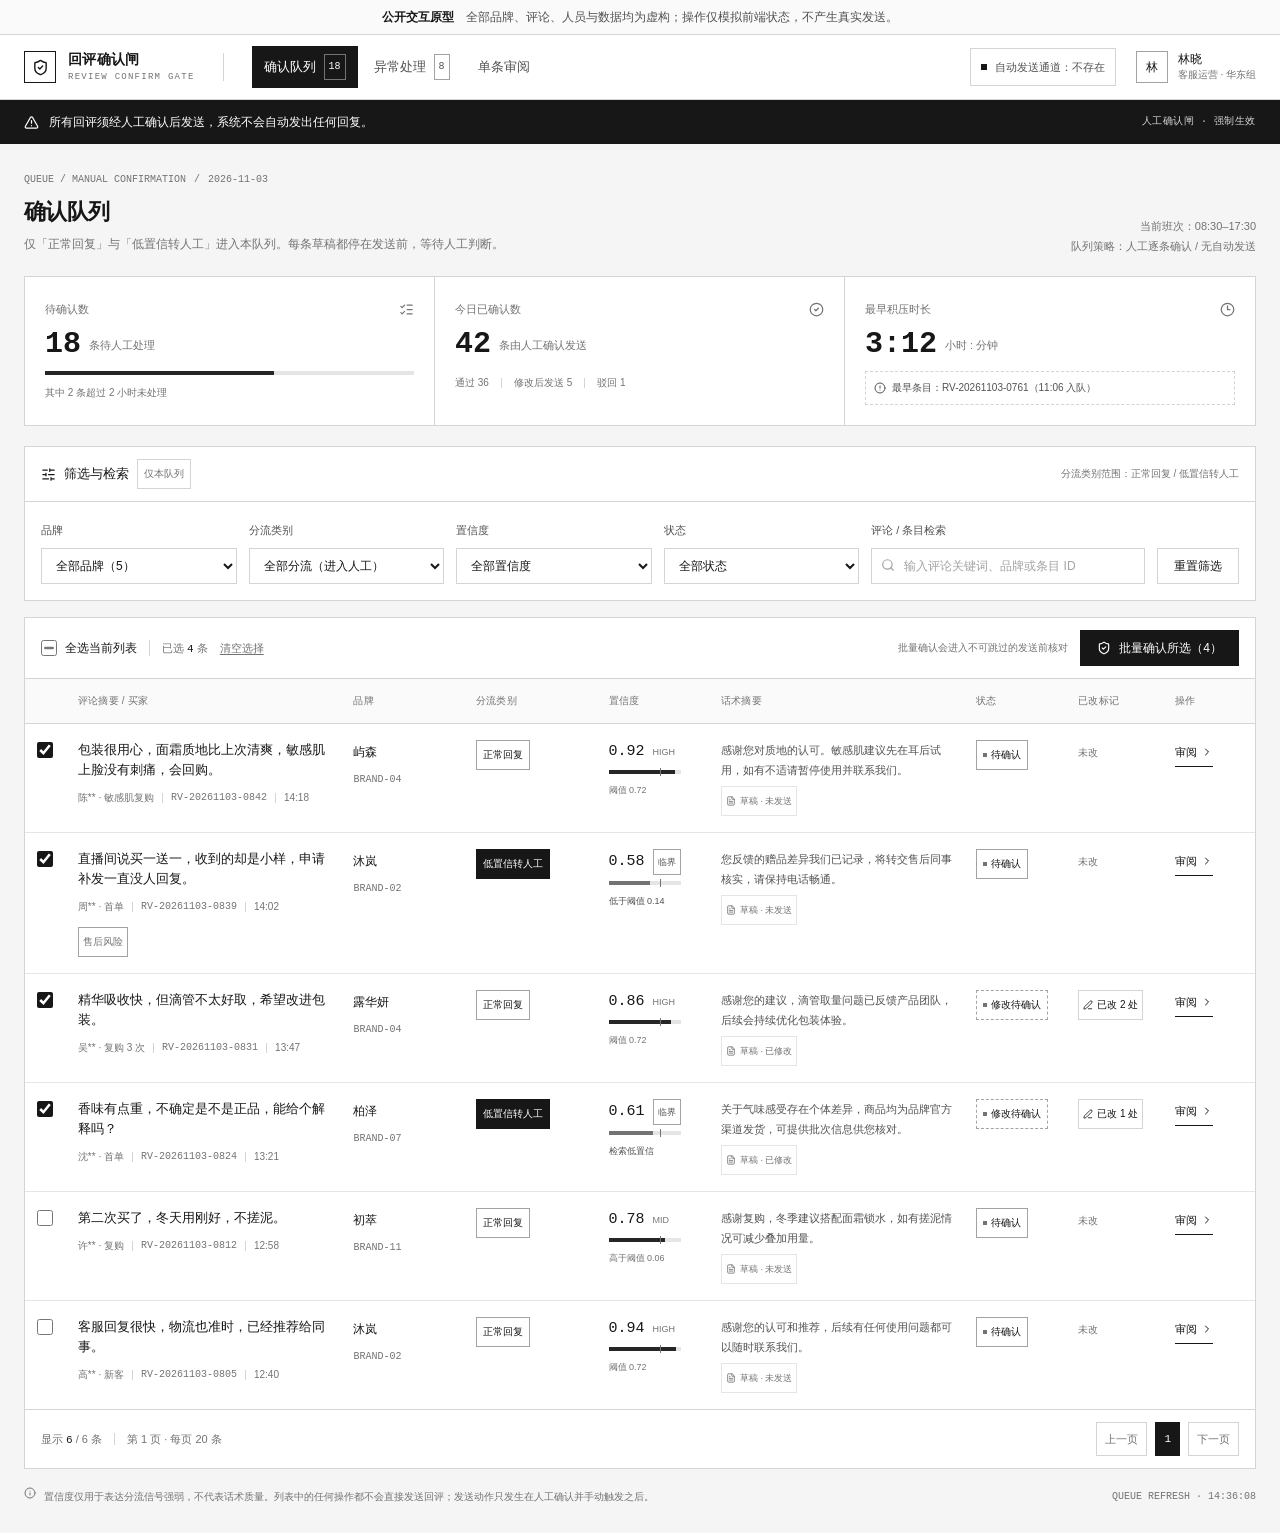
<file: index.html>
<!DOCTYPE html>

<html lang="zh-CN">
<head>
<meta charset="utf-8"/>
<meta content="width=device-width, initial-scale=1.0" name="viewport"/>
<title>确认队列 · 回评确认闸</title>
<style>
    html { scrollbar-width: none; }
    body { scrollbar-width: none; }
    body::-webkit-scrollbar { display: none; }
    .mono { font-family: ui-monospace, SFMono-Regular, Menlo, Consolas, "Liberation Mono", monospace; }
    .wire-dots {
      background-image: radial-gradient(circle, #d4d4d4 0.5px, transparent 0.5px);
      background-size: 12px 12px;
    }
    .hatch {
      background-image: repeating-linear-gradient(135deg, #fafafa, #fafafa 7px, #f1f1f1 7px, #f1f1f1 8px);
    }
    details > summary { list-style: none; }
    details > summary::-webkit-details-marker { display: none; }
    input[type="checkbox"] { accent-color: #171717; }
    [hidden] { display: none !important; }
  </style>
<link href="assets/prototype.css" rel="stylesheet"/><meta content="回评 Agent 人工确认闸四屏交互原型，使用合成数据演示，不产生真实发送。" name="description"/><link href="assets/favicon.svg" rel="icon" type="image/svg+xml"/></head>
<body class="min-h-screen bg-neutral-100 text-neutral-900 antialiased text-[13px] leading-6"><div class="demo-notice" role="note">
<strong>公开交互原型</strong>
<span>全部品牌、评论、人员与数据均为虚构；操作仅模拟前端状态，不产生真实发送。</span>
</div>
<header class="bg-white border-b border-neutral-300">
<div class="max-w-[1560px] mx-auto px-6 h-16 flex items-center justify-between gap-8">
<div class="flex items-center gap-7 min-w-0">
<a class="flex items-center gap-3 shrink-0" href="queue.html">
<span class="w-8 h-8 border border-neutral-900 flex items-center justify-center">
<svg aria-hidden="true" class="lucide lucide-shield-check text-[17px]" fill="none" focusable="false" height="1em" stroke="currentColor" stroke-linecap="round" stroke-linejoin="round" stroke-width="2" viewbox="0 0 24 24" width="1em" xmlns="http://www.w3.org/2000/svg"><g fill="none" stroke="currentColor" stroke-linecap="round" stroke-linejoin="round" stroke-width="2"><path d="M20 13c0 5-3.5 7.5-7.66 8.95a1 1 0 0 1-.67-.01C7.5 20.5 4 18 4 13V6a1 1 0 0 1 1-1c2 0 4.5-1.2 6.24-2.72a1.17 1.17 0 0 1 1.52 0C14.51 3.81 17 5 19 5a1 1 0 0 1 1 1z"></path><path d="m9 12l2 2l4-4"></path></g></svg>
</span>
<span>
<span class="block text-[14px] font-semibold tracking-wide leading-5">回评确认闸</span>
<span class="block text-[9px] text-neutral-500 mono tracking-[0.14em] leading-4">REVIEW CONFIRM GATE</span>
</span>
</a>
<span class="h-7 w-px bg-neutral-300"></span>
<nav class="flex items-center gap-1 text-[13px]">
<a class="px-3 py-2 bg-neutral-900 text-white flex items-center gap-2" href="queue.html">
            确认队列
            <span class="mono text-[10px] border border-white/40 px-1">18</span>
</a>
<a class="px-3 py-2 text-neutral-600 hover:bg-neutral-100 flex items-center gap-2" href="exceptions.html">
            异常处理
            <span class="mono text-[10px] border border-neutral-400 px-1">8</span>
</a>
<a class="px-3 py-2 text-neutral-600 hover:bg-neutral-100" href="review.html">单条审阅</a>
</nav>
</div>
<div class="flex items-center gap-5 shrink-0">
<div class="hidden xl:flex items-center gap-2 border border-neutral-300 px-2.5 py-1.5 text-[11px] text-neutral-600">
<span class="w-1.5 h-1.5 bg-neutral-900"></span>
          自动发送通道：不存在
        </div>
<div class="flex items-center gap-2.5">
<span class="w-8 h-8 border border-neutral-400 flex items-center justify-center text-[12px] font-medium">林</span>
<span class="leading-4">
<span class="block text-[12px] font-medium">林晓</span>
<span class="block text-[10px] text-neutral-500">客服运营 · 华东组</span>
</span>
</div>
</div>
</div>
</header>
<div class="bg-neutral-900 text-white text-[12px]">
<div class="max-w-[1560px] mx-auto px-6 py-2.5 flex flex-wrap items-center justify-between gap-2">
<div class="flex items-center gap-2.5">
<svg aria-hidden="true" class="lucide lucide-triangle-alert text-[15px]" fill="none" focusable="false" height="1em" stroke="currentColor" stroke-linecap="round" stroke-linejoin="round" stroke-width="2" viewbox="0 0 24 24" width="1em" xmlns="http://www.w3.org/2000/svg"><path d="m21.73 18l-8-14a2 2 0 0 0-3.48 0l-8 14A2 2 0 0 0 4 21h16a2 2 0 0 0 1.73-3M12 9v4m0 4h.01" fill="none" stroke="currentColor" stroke-linecap="round" stroke-linejoin="round" stroke-width="2"></path></svg>
<span>所有回评须经人工确认后发送，系统不会自动发出任何回复。</span>
</div>
<span class="mono text-[10px] text-neutral-300 tracking-wider">人工确认闸 · 强制生效</span>
</div>
</div>
<main class="max-w-[1560px] mx-auto px-6 py-6">
<div class="flex items-end justify-between gap-6 mb-5">
<div>
<div class="flex items-center gap-2 text-[10px] text-neutral-500 mono mb-1">
<span>QUEUE / MANUAL CONFIRMATION</span>
<span>/</span>
<span>2026-11-03</span>
</div>
<h1 class="text-[22px] leading-8 font-semibold tracking-tight">确认队列</h1>
<p class="text-[12px] text-neutral-500 mt-1">仅「正常回复」与「低置信转人工」进入本队列。每条草稿都停在发送前，等待人工判断。</p>
</div>
<div class="text-right text-[11px] text-neutral-500 leading-5">
<div>当前班次：08:30–17:30</div>
<div>队列策略：人工逐条确认 / 无自动发送</div>
</div>
</div>
<section aria-label="队列状态概览" class="grid grid-cols-1 md:grid-cols-3 border border-neutral-300 bg-white mb-5">
<div class="p-4 md:p-5 border-b md:border-b-0 md:border-r border-neutral-300">
<div class="flex items-center justify-between text-[11px] text-neutral-500">
<span>待确认数</span>
<svg aria-hidden="true" class="lucide lucide-list-checks text-[15px]" fill="none" focusable="false" height="1em" stroke="currentColor" stroke-linecap="round" stroke-linejoin="round" stroke-width="2" viewbox="0 0 24 24" width="1em" xmlns="http://www.w3.org/2000/svg"><path d="M13 5h8m-8 7h8m-8 7h8M3 17l2 2l4-4M3 7l2 2l4-4" fill="none" stroke="currentColor" stroke-linecap="round" stroke-linejoin="round" stroke-width="2"></path></svg>
</div>
<div class="mt-2 flex items-end gap-2">
<span class="text-[30px] leading-none font-semibold mono">18</span>
<span class="text-[11px] text-neutral-500 mb-0.5">条待人工处理</span>
</div>
<div class="mt-3 h-1 bg-neutral-200">
<div class="h-1 bg-neutral-800" style="width: 62%"></div>
</div>
<div class="mt-1.5 text-[10px] text-neutral-500">其中 2 条超过 2 小时未处理</div>
</div>
<div class="p-4 md:p-5 border-b md:border-b-0 md:border-r border-neutral-300">
<div class="flex items-center justify-between text-[11px] text-neutral-500">
<span>今日已确认数</span>
<svg aria-hidden="true" class="lucide lucide-circle-check text-[15px]" fill="none" focusable="false" height="1em" stroke="currentColor" stroke-linecap="round" stroke-linejoin="round" stroke-width="2" viewbox="0 0 24 24" width="1em" xmlns="http://www.w3.org/2000/svg"><g fill="none" stroke="currentColor" stroke-linecap="round" stroke-linejoin="round" stroke-width="2"><circle cx="12" cy="12" r="10"></circle><path d="m9 12l2 2l4-4"></path></g></svg>
</div>
<div class="mt-2 flex items-end gap-2">
<span class="text-[30px] leading-none font-semibold mono">42</span>
<span class="text-[11px] text-neutral-500 mb-0.5">条由人工确认发送</span>
</div>
<div class="mt-3 flex items-center gap-3 text-[10px] text-neutral-500">
<span>通过 36</span>
<span class="w-px h-2.5 bg-neutral-300"></span>
<span>修改后发送 5</span>
<span class="w-px h-2.5 bg-neutral-300"></span>
<span>驳回 1</span>
</div>
</div>
<div class="p-4 md:p-5">
<div class="flex items-center justify-between text-[11px] text-neutral-500">
<span>最早积压时长</span>
<svg aria-hidden="true" class="lucide lucide-clock-3 text-[15px]" fill="none" focusable="false" height="1em" stroke="currentColor" stroke-linecap="round" stroke-linejoin="round" stroke-width="2" viewbox="0 0 24 24" width="1em" xmlns="http://www.w3.org/2000/svg"><g fill="none" stroke="currentColor" stroke-linecap="round" stroke-linejoin="round" stroke-width="2"><circle cx="12" cy="12" r="10"></circle><path d="M12 6v6h4"></path></g></svg>
</div>
<div class="mt-2 flex items-end gap-2">
<span class="text-[30px] leading-none font-semibold mono">3:12</span>
<span class="text-[11px] text-neutral-500 mb-0.5">小时 : 分钟</span>
</div>
<div class="mt-3 border border-dashed border-neutral-300 px-2 py-1 text-[10px] text-neutral-600 flex items-center gap-1.5">
<svg aria-hidden="true" class="lucide lucide-circle-alert text-[12px]" fill="none" focusable="false" height="1em" stroke="currentColor" stroke-linecap="round" stroke-linejoin="round" stroke-width="2" viewbox="0 0 24 24" width="1em" xmlns="http://www.w3.org/2000/svg"><g fill="none" stroke="currentColor" stroke-linecap="round" stroke-linejoin="round" stroke-width="2"><circle cx="12" cy="12" r="10"></circle><path d="M12 8v4m0 4h.01"></path></g></svg>
          最早条目：RV-20261103-0761（11:06 入队）
        </div>
</div>
</section>
<section class="border border-neutral-300 bg-white mb-4">
<div class="px-4 py-3 border-b border-neutral-300 flex flex-wrap items-center justify-between gap-3">
<div class="flex items-center gap-2">
<svg aria-hidden="true" class="lucide lucide-sliders-horizontal text-[15px]" fill="none" focusable="false" height="1em" stroke="currentColor" stroke-linecap="round" stroke-linejoin="round" stroke-width="2" viewbox="0 0 24 24" width="1em" xmlns="http://www.w3.org/2000/svg"><path d="M10 5H3m9 14H3M14 3v4m2 10v4m5-9h-9m9 7h-5m5-14h-7m-6 5v4m0-2H3" fill="none" stroke="currentColor" stroke-linecap="round" stroke-linejoin="round" stroke-width="2"></path></svg>
<span class="font-medium">筛选与检索</span>
<span class="text-[10px] text-neutral-500 border border-neutral-300 px-1.5 py-0.5">仅本队列</span>
</div>
<div class="text-[10px] text-neutral-500">分流类别范围：正常回复 / 低置信转人工</div>
</div>
<div class="p-4 grid grid-cols-1 sm:grid-cols-2 xl:grid-cols-[1fr_1fr_1fr_1fr_1.4fr_auto] gap-3 items-end">
<label class="block">
<span class="block text-[11px] text-neutral-600 mb-1.5">品牌</span>
<select class="w-full h-9 bg-white border border-neutral-300 px-2.5 text-[12px] focus:outline-none focus:border-neutral-900" id="brandFilter">
<option value="all">全部品牌（5）</option>
<option value="屿森">屿森</option>
<option value="沐岚">沐岚</option><option value="露华妍">露华妍</option>
<option value="柏泽">柏泽</option>
<option value="初萃">初萃</option>
</select>
</label>
<label class="block">
<span class="block text-[11px] text-neutral-600 mb-1.5">分流类别</span>
<select class="w-full h-9 bg-white border border-neutral-300 px-2.5 text-[12px] focus:outline-none focus:border-neutral-900" id="categoryFilter">
<option value="all">全部分流（进入人工）</option>
<option value="正常回复">正常回复</option>
<option value="低置信转人工">低置信转人工</option>
<option disabled="" value="售后复核">售后复核（转异常队列）</option>
<option disabled="" value="无内容风险">无内容风险（转异常队列）</option>
<option disabled="" value="产品归属待确认">产品归属待确认（转异常队列）</option>
<option disabled="" value="不建议回复">不建议回复（转异常队列）</option>
<option disabled="" value="空标题商品">空标题商品（转异常队列）</option>
</select>
</label>
<label class="block">
<span class="block text-[11px] text-neutral-600 mb-1.5">置信度</span>
<select class="w-full h-9 bg-white border border-neutral-300 px-2.5 text-[12px] focus:outline-none focus:border-neutral-900" id="confidenceFilter">
<option value="all">全部置信度</option>
<option value="high">≥ 0.85（高）</option>
<option value="mid">0.72–0.84（中）</option>
<option value="critical">&lt; 0.72（临界）</option>
</select>
</label>
<label class="block">
<span class="block text-[11px] text-neutral-600 mb-1.5">状态</span>
<select class="w-full h-9 bg-white border border-neutral-300 px-2.5 text-[12px] focus:outline-none focus:border-neutral-900" id="statusFilter">
<option value="all">全部状态</option>
<option value="待确认">待确认</option>
<option value="修改待确认">修改待确认</option>
</select>
</label>
<label class="block">
<span class="block text-[11px] text-neutral-600 mb-1.5">评论 / 条目检索</span>
<div class="relative">
<svg aria-hidden="true" class="lucide lucide-search absolute left-2.5 top-2.5 text-[14px] text-neutral-400" fill="none" focusable="false" height="1em" stroke="currentColor" stroke-linecap="round" stroke-linejoin="round" stroke-width="2" viewbox="0 0 24 24" width="1em" xmlns="http://www.w3.org/2000/svg"><g fill="none" stroke="currentColor" stroke-linecap="round" stroke-linejoin="round" stroke-width="2"><path d="m21 21l-4.34-4.34"></path><circle cx="11" cy="11" r="8"></circle></g></svg>
<input class="w-full h-9 bg-white border border-neutral-300 pl-8 pr-2.5 text-[12px] placeholder:text-neutral-400 focus:outline-none focus:border-neutral-900" id="keywordInput" placeholder="输入评论关键词、品牌或条目 ID" type="text"/>
</div>
</label>
<button class="h-9 px-4 border border-neutral-300 bg-white hover:bg-neutral-50 text-[12px]" id="resetFilters" type="button">重置筛选</button>
</div>
</section>
<section class="border border-neutral-300 bg-white">
<div class="px-4 py-3 border-b border-neutral-300 flex flex-wrap items-center justify-between gap-3">
<div class="flex items-center gap-3">
<label class="flex items-center gap-2 text-[12px] cursor-pointer">
<input class="w-4 h-4" id="selectAll" type="checkbox"/>
<span>全选当前列表</span>
</label>
<span class="w-px h-4 bg-neutral-300"></span>
<span class="text-[11px] text-neutral-500">已选 <span class="mono text-neutral-900 font-medium" id="selectedTopCount">4</span> 条</span>
<button class="text-[11px] text-neutral-500 underline underline-offset-2 hover:text-neutral-900" id="clearSelection" type="button">清空选择</button>
</div>
<div class="flex items-center gap-3">
<span class="text-[10px] text-neutral-500 hidden sm:inline">批量确认会进入不可跳过的发送前核对</span>
<a class="h-9 px-4 bg-neutral-900 text-white border border-neutral-900 hover:bg-neutral-700 inline-flex items-center gap-2 text-[12px]" href="batch-confirm.html?n=4" id="bulkConfirmLink">
<svg aria-hidden="true" class="lucide lucide-shield-check text-[14px]" fill="none" focusable="false" height="1em" stroke="currentColor" stroke-linecap="round" stroke-linejoin="round" stroke-width="2" viewbox="0 0 24 24" width="1em" xmlns="http://www.w3.org/2000/svg"><g fill="none" stroke="currentColor" stroke-linecap="round" stroke-linejoin="round" stroke-width="2"><path d="M20 13c0 5-3.5 7.5-7.66 8.95a1 1 0 0 1-.67-.01C7.5 20.5 4 18 4 13V6a1 1 0 0 1 1-1c2 0 4.5-1.2 6.24-2.72a1.17 1.17 0 0 1 1.52 0C14.51 3.81 17 5 19 5a1 1 0 0 1 1 1z"></path><path d="m9 12l2 2l4-4"></path></g></svg>
<span id="bulkConfirmLabel">批量确认所选（4）</span>
</a>
</div>
</div>
<div class="overflow-x-auto [scrollbar-width:none] [&amp;::-webkit-scrollbar]:hidden">
<table class="w-full min-w-[1220px] border-collapse text-left">
<thead>
<tr class="bg-neutral-50 border-b border-neutral-300 text-[10px] text-neutral-500 uppercase tracking-wide">
<th class="w-10 px-3 py-2.5 font-normal"></th>
<th class="w-[270px] px-3 py-2.5 font-normal">评论摘要 / 买家</th>
<th class="w-[120px] px-3 py-2.5 font-normal">品牌</th>
<th class="w-[130px] px-3 py-2.5 font-normal">分流类别</th>
<th class="w-[110px] px-3 py-2.5 font-normal">置信度</th>
<th class="w-[250px] px-3 py-2.5 font-normal">话术摘要</th>
<th class="w-[100px] px-3 py-2.5 font-normal">状态</th>
<th class="w-[95px] px-3 py-2.5 font-normal">已改标记</th>
<th class="w-[90px] px-3 py-2.5 font-normal">操作</th>
</tr>
</thead>
<tbody id="queueBody">
<tr class="border-b border-neutral-200 align-top hover:bg-neutral-50/80" data-brand="屿森" data-category="正常回复" data-conf="0.92" data-key="包装 面霜 敏感肌 陈 屿森 rv-20261103-0842" data-row="" data-status="待确认">
<td class="px-3 py-4">
<input aria-label="选择 RV-20261103-0842" checked="" class="row-check w-4 h-4 mt-0.5" type="checkbox"/>
</td>
<td class="px-3 py-4">
<a class="block font-medium leading-5 hover:underline underline-offset-2" href="review.html">包装很用心，面霜质地比上次清爽，敏感肌上脸没有刺痛，会回购。</a>
<div class="mt-1.5 flex items-center gap-2 text-[10px] text-neutral-500">
<span>陈** · 敏感肌复购</span>
<span class="w-px h-2.5 bg-neutral-300"></span>
<span class="mono">RV-20261103-0842</span>
<span class="w-px h-2.5 bg-neutral-300"></span>
<span>14:18</span>
</div>
</td>
<td class="px-3 py-4">
<span class="block text-[12px]">屿森</span>
<span class="block text-[10px] text-neutral-500 mono mt-1">BRAND-04</span>
</td>
<td class="px-3 py-4">
<span class="inline-flex items-center border border-neutral-400 px-1.5 py-0.5 text-[10px]">正常回复</span>
</td>
<td class="px-3 py-4">
<div class="flex items-center gap-2">
<span class="mono text-[15px] font-medium">0.92</span>
<span class="text-[9px] text-neutral-500">HIGH</span>
</div>
<div class="mt-1.5 w-[72px] h-1 bg-neutral-200 relative">
<div class="h-1 bg-neutral-800" style="width: 92%"></div>
<span class="absolute -top-0.5 left-[72%] w-px h-2 bg-neutral-500"></span>
</div>
<div class="mt-1 text-[9px] text-neutral-500">阈值 0.72</div>
</td>
<td class="px-3 py-4">
<p class="text-[11px] text-neutral-600 leading-5 line-clamp-2">感谢您对质地的认可。敏感肌建议先在耳后试用，如有不适请暂停使用并联系我们。</p>
<span class="inline-flex items-center gap-1 mt-1.5 text-[9px] text-neutral-500 border border-neutral-200 px-1 py-0.5">
<svg aria-hidden="true" class="lucide lucide-file-text text-[10px]" fill="none" focusable="false" height="1em" stroke="currentColor" stroke-linecap="round" stroke-linejoin="round" stroke-width="2" viewbox="0 0 24 24" width="1em" xmlns="http://www.w3.org/2000/svg"><g fill="none" stroke="currentColor" stroke-linecap="round" stroke-linejoin="round" stroke-width="2"><path d="M6 22a2 2 0 0 1-2-2V4a2 2 0 0 1 2-2h8a2.4 2.4 0 0 1 1.704.706l3.588 3.588A2.4 2.4 0 0 1 20 8v12a2 2 0 0 1-2 2z"></path><path d="M14 2v5a1 1 0 0 0 1 1h5M10 9H8m8 4H8m8 4H8"></path></g></svg>
                  草稿 · 未发送
                </span>
</td>
<td class="px-3 py-4">
<span class="inline-flex items-center gap-1 border border-neutral-400 px-1.5 py-0.5 text-[10px]">
<span class="w-1 h-1 bg-neutral-500"></span>待确认
                </span>
</td>
<td class="px-3 py-4">
<span class="text-[10px] text-neutral-500">未改</span>
</td>
<td class="px-3 py-4">
<a class="inline-flex items-center gap-1 text-[11px] border-b border-neutral-900 pb-0.5 hover:opacity-60" href="review.html">
                  审阅
                  <svg aria-hidden="true" class="lucide lucide-chevron-right text-[12px]" fill="none" focusable="false" height="1em" stroke="currentColor" stroke-linecap="round" stroke-linejoin="round" stroke-width="2" viewbox="0 0 24 24" width="1em" xmlns="http://www.w3.org/2000/svg"><path d="m9 18l6-6l-6-6" fill="none" stroke="currentColor" stroke-linecap="round" stroke-linejoin="round" stroke-width="2"></path></svg>
</a>
</td>
</tr>
<tr class="border-b border-neutral-200 align-top hover:bg-neutral-50/80" data-brand="沐岚" data-category="低置信转人工" data-conf="0.58" data-key="直播间 买一送一 小样 补发 周 沐岚 rv-20261103-0839" data-row="" data-status="待确认">
<td class="px-3 py-4">
<input aria-label="选择 RV-20261103-0839" checked="" class="row-check w-4 h-4 mt-0.5" type="checkbox"/>
</td>
<td class="px-3 py-4">
<a class="block font-medium leading-5 hover:underline underline-offset-2" href="review.html">直播间说买一送一，收到的却是小样，申请补发一直没人回复。</a>
<div class="mt-1.5 flex flex-wrap items-center gap-2 text-[10px] text-neutral-500">
<span>周** · 首单</span>
<span class="w-px h-2.5 bg-neutral-300"></span>
<span class="mono">RV-20261103-0839</span>
<span class="w-px h-2.5 bg-neutral-300"></span>
<span>14:02</span>
<span class="border border-neutral-400 px-1 py-0.5">售后风险</span>
</div>
</td>
<td class="px-3 py-4">
<span class="block text-[12px]">沐岚</span>
<span class="block text-[10px] text-neutral-500 mono mt-1">BRAND-02</span>
</td>
<td class="px-3 py-4">
<span class="inline-flex items-center border border-neutral-900 bg-neutral-900 text-white px-1.5 py-0.5 text-[10px]">低置信转人工</span>
</td>
<td class="px-3 py-4">
<div class="flex items-center gap-2">
<span class="mono text-[15px] font-medium">0.58</span>
<span class="text-[9px] text-neutral-600 border border-neutral-400 px-1">临界</span>
</div>
<div class="mt-1.5 w-[72px] h-1 bg-neutral-200 relative">
<div class="h-1 bg-neutral-500" style="width: 58%"></div>
<span class="absolute -top-0.5 left-[72%] w-px h-2 bg-neutral-500"></span>
</div>
<div class="mt-1 text-[9px] text-neutral-600">低于阈值 0.14</div>
</td>
<td class="px-3 py-4">
<p class="text-[11px] text-neutral-600 leading-5 line-clamp-2">您反馈的赠品差异我们已记录，将转交售后同事核实，请保持电话畅通。</p>
<span class="inline-flex items-center gap-1 mt-1.5 text-[9px] text-neutral-500 border border-neutral-200 px-1 py-0.5">
<svg aria-hidden="true" class="lucide lucide-file-text text-[10px]" fill="none" focusable="false" height="1em" stroke="currentColor" stroke-linecap="round" stroke-linejoin="round" stroke-width="2" viewbox="0 0 24 24" width="1em" xmlns="http://www.w3.org/2000/svg"><g fill="none" stroke="currentColor" stroke-linecap="round" stroke-linejoin="round" stroke-width="2"><path d="M6 22a2 2 0 0 1-2-2V4a2 2 0 0 1 2-2h8a2.4 2.4 0 0 1 1.704.706l3.588 3.588A2.4 2.4 0 0 1 20 8v12a2 2 0 0 1-2 2z"></path><path d="M14 2v5a1 1 0 0 0 1 1h5M10 9H8m8 4H8m8 4H8"></path></g></svg>
                  草稿 · 未发送
                </span>
</td>
<td class="px-3 py-4">
<span class="inline-flex items-center gap-1 border border-neutral-400 px-1.5 py-0.5 text-[10px]">
<span class="w-1 h-1 bg-neutral-500"></span>待确认
                </span>
</td>
<td class="px-3 py-4">
<span class="text-[10px] text-neutral-500">未改</span>
</td>
<td class="px-3 py-4">
<a class="inline-flex items-center gap-1 text-[11px] border-b border-neutral-900 pb-0.5 hover:opacity-60" href="review.html">
                  审阅
                  <svg aria-hidden="true" class="lucide lucide-chevron-right text-[12px]" fill="none" focusable="false" height="1em" stroke="currentColor" stroke-linecap="round" stroke-linejoin="round" stroke-width="2" viewbox="0 0 24 24" width="1em" xmlns="http://www.w3.org/2000/svg"><path d="m9 18l6-6l-6-6" fill="none" stroke="currentColor" stroke-linecap="round" stroke-linejoin="round" stroke-width="2"></path></svg>
</a>
</td>
</tr>
<tr class="border-b border-neutral-200 align-top hover:bg-neutral-50/80" data-brand="露华妍" data-category="正常回复" data-conf="0.86" data-key="精华 吸收 滴管 包装 吴 露华妍 rv-20261103-0831" data-row="" data-status="修改待确认">
<td class="px-3 py-4">
<input aria-label="选择 RV-20261103-0831" checked="" class="row-check w-4 h-4 mt-0.5" type="checkbox"/>
</td>
<td class="px-3 py-4">
<a class="block font-medium leading-5 hover:underline underline-offset-2" href="review.html">精华吸收快，但滴管不太好取，希望改进包装。</a>
<div class="mt-1.5 flex items-center gap-2 text-[10px] text-neutral-500">
<span>吴** · 复购 3 次</span>
<span class="w-px h-2.5 bg-neutral-300"></span>
<span class="mono">RV-20261103-0831</span>
<span class="w-px h-2.5 bg-neutral-300"></span>
<span>13:47</span>
</div>
</td>
<td class="px-3 py-4">
<span class="block text-[12px]">露华妍</span>
<span class="block text-[10px] text-neutral-500 mono mt-1">BRAND-04</span>
</td>
<td class="px-3 py-4">
<span class="inline-flex items-center border border-neutral-400 px-1.5 py-0.5 text-[10px]">正常回复</span>
</td>
<td class="px-3 py-4">
<div class="flex items-center gap-2">
<span class="mono text-[15px] font-medium">0.86</span>
<span class="text-[9px] text-neutral-500">HIGH</span>
</div>
<div class="mt-1.5 w-[72px] h-1 bg-neutral-200 relative">
<div class="h-1 bg-neutral-800" style="width: 86%"></div>
<span class="absolute -top-0.5 left-[72%] w-px h-2 bg-neutral-500"></span>
</div>
<div class="mt-1 text-[9px] text-neutral-500">阈值 0.72</div>
</td>
<td class="px-3 py-4">
<p class="text-[11px] text-neutral-600 leading-5 line-clamp-2">感谢您的建议，滴管取量问题已反馈产品团队，后续会持续优化包装体验。</p>
<span class="inline-flex items-center gap-1 mt-1.5 text-[9px] text-neutral-500 border border-neutral-200 px-1 py-0.5">
<svg aria-hidden="true" class="lucide lucide-file-text text-[10px]" fill="none" focusable="false" height="1em" stroke="currentColor" stroke-linecap="round" stroke-linejoin="round" stroke-width="2" viewbox="0 0 24 24" width="1em" xmlns="http://www.w3.org/2000/svg"><g fill="none" stroke="currentColor" stroke-linecap="round" stroke-linejoin="round" stroke-width="2"><path d="M6 22a2 2 0 0 1-2-2V4a2 2 0 0 1 2-2h8a2.4 2.4 0 0 1 1.704.706l3.588 3.588A2.4 2.4 0 0 1 20 8v12a2 2 0 0 1-2 2z"></path><path d="M14 2v5a1 1 0 0 0 1 1h5M10 9H8m8 4H8m8 4H8"></path></g></svg>
                  草稿 · 已修改
                </span>
</td>
<td class="px-3 py-4">
<span class="inline-flex items-center gap-1 border border-neutral-400 border-dashed px-1.5 py-0.5 text-[10px]">
<span class="w-1 h-1 bg-neutral-500"></span>修改待确认
                </span>
</td>
<td class="px-3 py-4">
<span class="inline-flex items-center gap-1 text-[10px] border border-neutral-300 px-1 py-0.5">
<svg aria-hidden="true" class="lucide lucide-pen-line text-[10px]" fill="none" focusable="false" height="1em" stroke="currentColor" stroke-linecap="round" stroke-linejoin="round" stroke-width="2" viewbox="0 0 24 24" width="1em" xmlns="http://www.w3.org/2000/svg"><path d="M13 21h8m.174-14.188a1 1 0 0 0-3.986-3.987L3.842 16.174a2 2 0 0 0-.5.83l-1.321 4.352a.5.5 0 0 0 .623.622l4.353-1.32a2 2 0 0 0 .83-.497z" fill="none" stroke="currentColor" stroke-linecap="round" stroke-linejoin="round" stroke-width="2"></path></svg>
                  已改 2 处
                </span>
</td>
<td class="px-3 py-4">
<a class="inline-flex items-center gap-1 text-[11px] border-b border-neutral-900 pb-0.5 hover:opacity-60" href="review.html">
                  审阅
                  <svg aria-hidden="true" class="lucide lucide-chevron-right text-[12px]" fill="none" focusable="false" height="1em" stroke="currentColor" stroke-linecap="round" stroke-linejoin="round" stroke-width="2" viewbox="0 0 24 24" width="1em" xmlns="http://www.w3.org/2000/svg"><path d="m9 18l6-6l-6-6" fill="none" stroke="currentColor" stroke-linecap="round" stroke-linejoin="round" stroke-width="2"></path></svg>
</a>
</td>
</tr>
<tr class="border-b border-neutral-200 align-top hover:bg-neutral-50/80" data-brand="柏泽" data-category="低置信转人工" data-conf="0.61" data-key="香味 正品 解释 沈 柏泽 rv-20261103-0824" data-row="" data-status="修改待确认">
<td class="px-3 py-4">
<input aria-label="选择 RV-20261103-0824" checked="" class="row-check w-4 h-4 mt-0.5" type="checkbox"/>
</td>
<td class="px-3 py-4">
<a class="block font-medium leading-5 hover:underline underline-offset-2" href="review.html">香味有点重，不确定是不是正品，能给个解释吗？</a>
<div class="mt-1.5 flex items-center gap-2 text-[10px] text-neutral-500">
<span>沈** · 首单</span>
<span class="w-px h-2.5 bg-neutral-300"></span>
<span class="mono">RV-20261103-0824</span>
<span class="w-px h-2.5 bg-neutral-300"></span>
<span>13:21</span>
</div>
</td>
<td class="px-3 py-4">
<span class="block text-[12px]">柏泽</span>
<span class="block text-[10px] text-neutral-500 mono mt-1">BRAND-07</span>
</td>
<td class="px-3 py-4">
<span class="inline-flex items-center border border-neutral-900 bg-neutral-900 text-white px-1.5 py-0.5 text-[10px]">低置信转人工</span>
</td>
<td class="px-3 py-4">
<div class="flex items-center gap-2">
<span class="mono text-[15px] font-medium">0.61</span>
<span class="text-[9px] text-neutral-600 border border-neutral-400 px-1">临界</span>
</div>
<div class="mt-1.5 w-[72px] h-1 bg-neutral-200 relative">
<div class="h-1 bg-neutral-500" style="width: 61%"></div>
<span class="absolute -top-0.5 left-[72%] w-px h-2 bg-neutral-500"></span>
</div>
<div class="mt-1 text-[9px] text-neutral-600">检索低置信</div>
</td>
<td class="px-3 py-4">
<p class="text-[11px] text-neutral-600 leading-5 line-clamp-2">关于气味感受存在个体差异，商品均为品牌官方渠道发货，可提供批次信息供您核对。</p>
<span class="inline-flex items-center gap-1 mt-1.5 text-[9px] text-neutral-500 border border-neutral-200 px-1 py-0.5">
<svg aria-hidden="true" class="lucide lucide-file-text text-[10px]" fill="none" focusable="false" height="1em" stroke="currentColor" stroke-linecap="round" stroke-linejoin="round" stroke-width="2" viewbox="0 0 24 24" width="1em" xmlns="http://www.w3.org/2000/svg"><g fill="none" stroke="currentColor" stroke-linecap="round" stroke-linejoin="round" stroke-width="2"><path d="M6 22a2 2 0 0 1-2-2V4a2 2 0 0 1 2-2h8a2.4 2.4 0 0 1 1.704.706l3.588 3.588A2.4 2.4 0 0 1 20 8v12a2 2 0 0 1-2 2z"></path><path d="M14 2v5a1 1 0 0 0 1 1h5M10 9H8m8 4H8m8 4H8"></path></g></svg>
                  草稿 · 已修改
                </span>
</td>
<td class="px-3 py-4">
<span class="inline-flex items-center gap-1 border border-neutral-400 border-dashed px-1.5 py-0.5 text-[10px]">
<span class="w-1 h-1 bg-neutral-500"></span>修改待确认
                </span>
</td>
<td class="px-3 py-4">
<span class="inline-flex items-center gap-1 text-[10px] border border-neutral-300 px-1 py-0.5">
<svg aria-hidden="true" class="lucide lucide-pen-line text-[10px]" fill="none" focusable="false" height="1em" stroke="currentColor" stroke-linecap="round" stroke-linejoin="round" stroke-width="2" viewbox="0 0 24 24" width="1em" xmlns="http://www.w3.org/2000/svg"><path d="M13 21h8m.174-14.188a1 1 0 0 0-3.986-3.987L3.842 16.174a2 2 0 0 0-.5.83l-1.321 4.352a.5.5 0 0 0 .623.622l4.353-1.32a2 2 0 0 0 .83-.497z" fill="none" stroke="currentColor" stroke-linecap="round" stroke-linejoin="round" stroke-width="2"></path></svg>
                  已改 1 处
                </span>
</td>
<td class="px-3 py-4">
<a class="inline-flex items-center gap-1 text-[11px] border-b border-neutral-900 pb-0.5 hover:opacity-60" href="review.html">
                  审阅
                  <svg aria-hidden="true" class="lucide lucide-chevron-right text-[12px]" fill="none" focusable="false" height="1em" stroke="currentColor" stroke-linecap="round" stroke-linejoin="round" stroke-width="2" viewbox="0 0 24 24" width="1em" xmlns="http://www.w3.org/2000/svg"><path d="m9 18l6-6l-6-6" fill="none" stroke="currentColor" stroke-linecap="round" stroke-linejoin="round" stroke-width="2"></path></svg>
</a>
</td>
</tr>
<tr class="border-b border-neutral-200 align-top hover:bg-neutral-50/80" data-brand="初萃" data-category="正常回复" data-conf="0.78" data-key="冬天 搓泥 复购 许 morii rv-20261103-0812" data-row="" data-status="待确认">
<td class="px-3 py-4">
<input aria-label="选择 RV-20261103-0812" class="row-check w-4 h-4 mt-0.5" type="checkbox"/>
</td>
<td class="px-3 py-4">
<a class="block font-medium leading-5 hover:underline underline-offset-2" href="review.html">第二次买了，冬天用刚好，不搓泥。</a>
<div class="mt-1.5 flex items-center gap-2 text-[10px] text-neutral-500">
<span>许** · 复购</span>
<span class="w-px h-2.5 bg-neutral-300"></span>
<span class="mono">RV-20261103-0812</span>
<span class="w-px h-2.5 bg-neutral-300"></span>
<span>12:58</span>
</div>
</td>
<td class="px-3 py-4">
<span class="block text-[12px]">初萃</span>
<span class="block text-[10px] text-neutral-500 mono mt-1">BRAND-11</span>
</td>
<td class="px-3 py-4">
<span class="inline-flex items-center border border-neutral-400 px-1.5 py-0.5 text-[10px]">正常回复</span>
</td>
<td class="px-3 py-4">
<div class="flex items-center gap-2">
<span class="mono text-[15px] font-medium">0.78</span>
<span class="text-[9px] text-neutral-500">MID</span>
</div>
<div class="mt-1.5 w-[72px] h-1 bg-neutral-200 relative">
<div class="h-1 bg-neutral-800" style="width: 78%"></div>
<span class="absolute -top-0.5 left-[72%] w-px h-2 bg-neutral-500"></span>
</div>
<div class="mt-1 text-[9px] text-neutral-500">高于阈值 0.06</div>
</td>
<td class="px-3 py-4">
<p class="text-[11px] text-neutral-600 leading-5 line-clamp-2">感谢复购，冬季建议搭配面霜锁水，如有搓泥情况可减少叠加用量。</p>
<span class="inline-flex items-center gap-1 mt-1.5 text-[9px] text-neutral-500 border border-neutral-200 px-1 py-0.5">
<svg aria-hidden="true" class="lucide lucide-file-text text-[10px]" fill="none" focusable="false" height="1em" stroke="currentColor" stroke-linecap="round" stroke-linejoin="round" stroke-width="2" viewbox="0 0 24 24" width="1em" xmlns="http://www.w3.org/2000/svg"><g fill="none" stroke="currentColor" stroke-linecap="round" stroke-linejoin="round" stroke-width="2"><path d="M6 22a2 2 0 0 1-2-2V4a2 2 0 0 1 2-2h8a2.4 2.4 0 0 1 1.704.706l3.588 3.588A2.4 2.4 0 0 1 20 8v12a2 2 0 0 1-2 2z"></path><path d="M14 2v5a1 1 0 0 0 1 1h5M10 9H8m8 4H8m8 4H8"></path></g></svg>
                  草稿 · 未发送
                </span>
</td>
<td class="px-3 py-4">
<span class="inline-flex items-center gap-1 border border-neutral-400 px-1.5 py-0.5 text-[10px]">
<span class="w-1 h-1 bg-neutral-500"></span>待确认
                </span>
</td>
<td class="px-3 py-4">
<span class="text-[10px] text-neutral-500">未改</span>
</td>
<td class="px-3 py-4">
<a class="inline-flex items-center gap-1 text-[11px] border-b border-neutral-900 pb-0.5 hover:opacity-60" href="review.html">
                  审阅
                  <svg aria-hidden="true" class="lucide lucide-chevron-right text-[12px]" fill="none" focusable="false" height="1em" stroke="currentColor" stroke-linecap="round" stroke-linejoin="round" stroke-width="2" viewbox="0 0 24 24" width="1em" xmlns="http://www.w3.org/2000/svg"><path d="m9 18l6-6l-6-6" fill="none" stroke="currentColor" stroke-linecap="round" stroke-linejoin="round" stroke-width="2"></path></svg>
</a>
</td>
</tr>
<tr class="align-top hover:bg-neutral-50/80" data-brand="沐岚" data-category="正常回复" data-conf="0.94" data-key="客服 物流 推荐 高 沐岚 rv-20261103-0805" data-row="" data-status="待确认">
<td class="px-3 py-4">
<input aria-label="选择 RV-20261103-0805" class="row-check w-4 h-4 mt-0.5" type="checkbox"/>
</td>
<td class="px-3 py-4">
<a class="block font-medium leading-5 hover:underline underline-offset-2" href="review.html">客服回复很快，物流也准时，已经推荐给同事。</a>
<div class="mt-1.5 flex items-center gap-2 text-[10px] text-neutral-500">
<span>高** · 新客</span>
<span class="w-px h-2.5 bg-neutral-300"></span>
<span class="mono">RV-20261103-0805</span>
<span class="w-px h-2.5 bg-neutral-300"></span>
<span>12:40</span>
</div>
</td>
<td class="px-3 py-4">
<span class="block text-[12px]">沐岚</span>
<span class="block text-[10px] text-neutral-500 mono mt-1">BRAND-02</span>
</td>
<td class="px-3 py-4">
<span class="inline-flex items-center border border-neutral-400 px-1.5 py-0.5 text-[10px]">正常回复</span>
</td>
<td class="px-3 py-4">
<div class="flex items-center gap-2">
<span class="mono text-[15px] font-medium">0.94</span>
<span class="text-[9px] text-neutral-500">HIGH</span>
</div>
<div class="mt-1.5 w-[72px] h-1 bg-neutral-200 relative">
<div class="h-1 bg-neutral-800" style="width: 94%"></div>
<span class="absolute -top-0.5 left-[72%] w-px h-2 bg-neutral-500"></span>
</div>
<div class="mt-1 text-[9px] text-neutral-500">阈值 0.72</div>
</td>
<td class="px-3 py-4">
<p class="text-[11px] text-neutral-600 leading-5 line-clamp-2">感谢您的认可和推荐，后续有任何使用问题都可以随时联系我们。</p>
<span class="inline-flex items-center gap-1 mt-1.5 text-[9px] text-neutral-500 border border-neutral-200 px-1 py-0.5">
<svg aria-hidden="true" class="lucide lucide-file-text text-[10px]" fill="none" focusable="false" height="1em" stroke="currentColor" stroke-linecap="round" stroke-linejoin="round" stroke-width="2" viewbox="0 0 24 24" width="1em" xmlns="http://www.w3.org/2000/svg"><g fill="none" stroke="currentColor" stroke-linecap="round" stroke-linejoin="round" stroke-width="2"><path d="M6 22a2 2 0 0 1-2-2V4a2 2 0 0 1 2-2h8a2.4 2.4 0 0 1 1.704.706l3.588 3.588A2.4 2.4 0 0 1 20 8v12a2 2 0 0 1-2 2z"></path><path d="M14 2v5a1 1 0 0 0 1 1h5M10 9H8m8 4H8m8 4H8"></path></g></svg>
                  草稿 · 未发送
                </span>
</td>
<td class="px-3 py-4">
<span class="inline-flex items-center gap-1 border border-neutral-400 px-1.5 py-0.5 text-[10px]">
<span class="w-1 h-1 bg-neutral-500"></span>待确认
                </span>
</td>
<td class="px-3 py-4">
<span class="text-[10px] text-neutral-500">未改</span>
</td>
<td class="px-3 py-4">
<a class="inline-flex items-center gap-1 text-[11px] border-b border-neutral-900 pb-0.5 hover:opacity-60" href="review.html">
                  审阅
                  <svg aria-hidden="true" class="lucide lucide-chevron-right text-[12px]" fill="none" focusable="false" height="1em" stroke="currentColor" stroke-linecap="round" stroke-linejoin="round" stroke-width="2" viewbox="0 0 24 24" width="1em" xmlns="http://www.w3.org/2000/svg"><path d="m9 18l6-6l-6-6" fill="none" stroke="currentColor" stroke-linecap="round" stroke-linejoin="round" stroke-width="2"></path></svg>
</a>
</td>
</tr>
</tbody>
</table>
</div>
<div class="px-4 py-3 border-t border-neutral-300 flex flex-wrap items-center justify-between gap-3 text-[11px] text-neutral-500">
<div class="flex items-center gap-3">
<span>显示 <span class="mono text-neutral-900" id="visibleCount">6</span> / 6 条</span>
<span class="w-px h-3 bg-neutral-300"></span>
<span>第 1 页 · 每页 20 条</span>
</div>
<div class="flex items-center gap-2">
<span class="border border-neutral-300 px-2 py-1">上一页</span>
<span class="border border-neutral-900 bg-neutral-900 text-white px-2 py-1 mono">1</span>
<span class="border border-neutral-300 px-2 py-1">下一页</span>
</div>
</div>
</section>
<div class="mt-4 flex flex-wrap items-start justify-between gap-4 text-[10px] text-neutral-500">
<div class="flex items-start gap-2 max-w-[760px]">
<svg aria-hidden="true" class="lucide lucide-info text-[12px] mt-0.5 shrink-0" fill="none" focusable="false" height="1em" stroke="currentColor" stroke-linecap="round" stroke-linejoin="round" stroke-width="2" viewbox="0 0 24 24" width="1em" xmlns="http://www.w3.org/2000/svg"><g fill="none" stroke="currentColor" stroke-linecap="round" stroke-linejoin="round" stroke-width="2"><circle cx="12" cy="12" r="10"></circle><path d="M12 16v-4m0-4h.01"></path></g></svg>
<p>置信度仅用于表达分流信号强弱，不代表话术质量。列表中的任何操作都不会直接发送回评；发送动作只发生在人工确认并手动触发之后。</p>
</div>
<div class="mono">QUEUE REFRESH · 14:36:08</div>
</div>
</main>
<script>
    const rows = Array.from(document.querySelectorAll('tr[data-row]'));
    const rowChecks = Array.from(document.querySelectorAll('.row-check'));
    const selectAll = document.getElementById('selectAll');
    const selectedTopCount = document.getElementById('selectedTopCount');
    const bulkConfirmLink = document.getElementById('bulkConfirmLink');
    const bulkConfirmLabel = document.getElementById('bulkConfirmLabel');
    const visibleCount = document.getElementById('visibleCount');

    const brandFilter = document.getElementById('brandFilter');
    const categoryFilter = document.getElementById('categoryFilter');
    const confidenceFilter = document.getElementById('confidenceFilter');
    const statusFilter = document.getElementById('statusFilter');
    const keywordInput = document.getElementById('keywordInput');
    const resetFilters = document.getElementById('resetFilters');

    function selectedCount() {
      return rowChecks.filter(function (checkbox) { return checkbox.checked; }).length;
    }

    function checkboxId(checkbox) {
      const label = checkbox.getAttribute('aria-label') || '';
      return label.replace('选择 ', '').trim();
    }

    function syncSelection() {
      const count = selectedCount();
      const selectedIds = rowChecks.filter(function (checkbox) {
        return checkbox.checked;
      }).map(checkboxId).filter(Boolean);

      selectedTopCount.textContent = String(count);
      bulkConfirmLabel.textContent = '批量确认所选（' + count + '）';
      bulkConfirmLink.href = 'batch-confirm.html?ids=' + encodeURIComponent(selectedIds.join(','));

      if (count === 0) {
        bulkConfirmLink.classList.add('pointer-events-none', 'bg-neutral-200', 'text-neutral-400', 'border-neutral-300');
        bulkConfirmLink.classList.remove('bg-neutral-900', 'text-white', 'border-neutral-900', 'hover:bg-neutral-700');
        bulkConfirmLink.setAttribute('aria-disabled', 'true');
      } else {
        bulkConfirmLink.classList.remove('pointer-events-none', 'bg-neutral-200', 'text-neutral-400', 'border-neutral-300');
        bulkConfirmLink.classList.add('bg-neutral-900', 'text-white', 'border-neutral-900', 'hover:bg-neutral-700');
        bulkConfirmLink.removeAttribute('aria-disabled');
      }

      const visibleChecks = rows.filter(function (row) { return !row.hidden; }).map(function (row) {
        return row.querySelector('.row-check');
      });
      selectAll.checked = visibleChecks.length > 0 && visibleChecks.every(function (checkbox) { return checkbox.checked; });
      selectAll.indeterminate = visibleChecks.some(function (checkbox) { return checkbox.checked; }) && !selectAll.checked;
    }

    rowChecks.forEach(function (checkbox) {
      checkbox.addEventListener('change', syncSelection);
    });

    selectAll.addEventListener('change', function () {
      rows.forEach(function (row) {
        if (!row.hidden) {
          row.querySelector('.row-check').checked = selectAll.checked;
        }
      });
      syncSelection();
    });

    document.getElementById('clearSelection').addEventListener('click', function () {
      rowChecks.forEach(function (checkbox) { checkbox.checked = false; });
      syncSelection();
    });

    function applyFilters() {
      const brand = brandFilter.value;
      const category = categoryFilter.value;
      const confidence = confidenceFilter.value;
      const status = statusFilter.value;
      const keyword = keywordInput.value.trim().toLowerCase();
      let count = 0;

      rows.forEach(function (row) {
        const rowConf = Number(row.dataset.conf);
        let confidenceMatch = true;
        if (confidence === 'high') confidenceMatch = rowConf >= 0.85;
        if (confidence === 'mid') confidenceMatch = rowConf >= 0.72 && rowConf < 0.85;
        if (confidence === 'critical') confidenceMatch = rowConf < 0.72;

        const match = (brand === 'all' || row.dataset.brand === brand)
          && (category === 'all' || row.dataset.category === category)
          && confidenceMatch
          && (status === 'all' || row.dataset.status === status)
          && (keyword === '' || row.dataset.key.toLowerCase().includes(keyword));

        row.hidden = !match;
        if (match) count += 1;
      });

      visibleCount.textContent = String(count);
      syncSelection();
    }

    [brandFilter, categoryFilter, confidenceFilter, statusFilter].forEach(function (select) {
      select.addEventListener('change', applyFilters);
    });
    keywordInput.addEventListener('input', applyFilters);

    resetFilters.addEventListener('click', function () {
      brandFilter.value = 'all';
      categoryFilter.value = 'all';
      confidenceFilter.value = 'all';
      statusFilter.value = 'all';
      keywordInput.value = '';
      applyFilters();
    });

    syncSelection();
  </script>
</body>
</html>
</file>
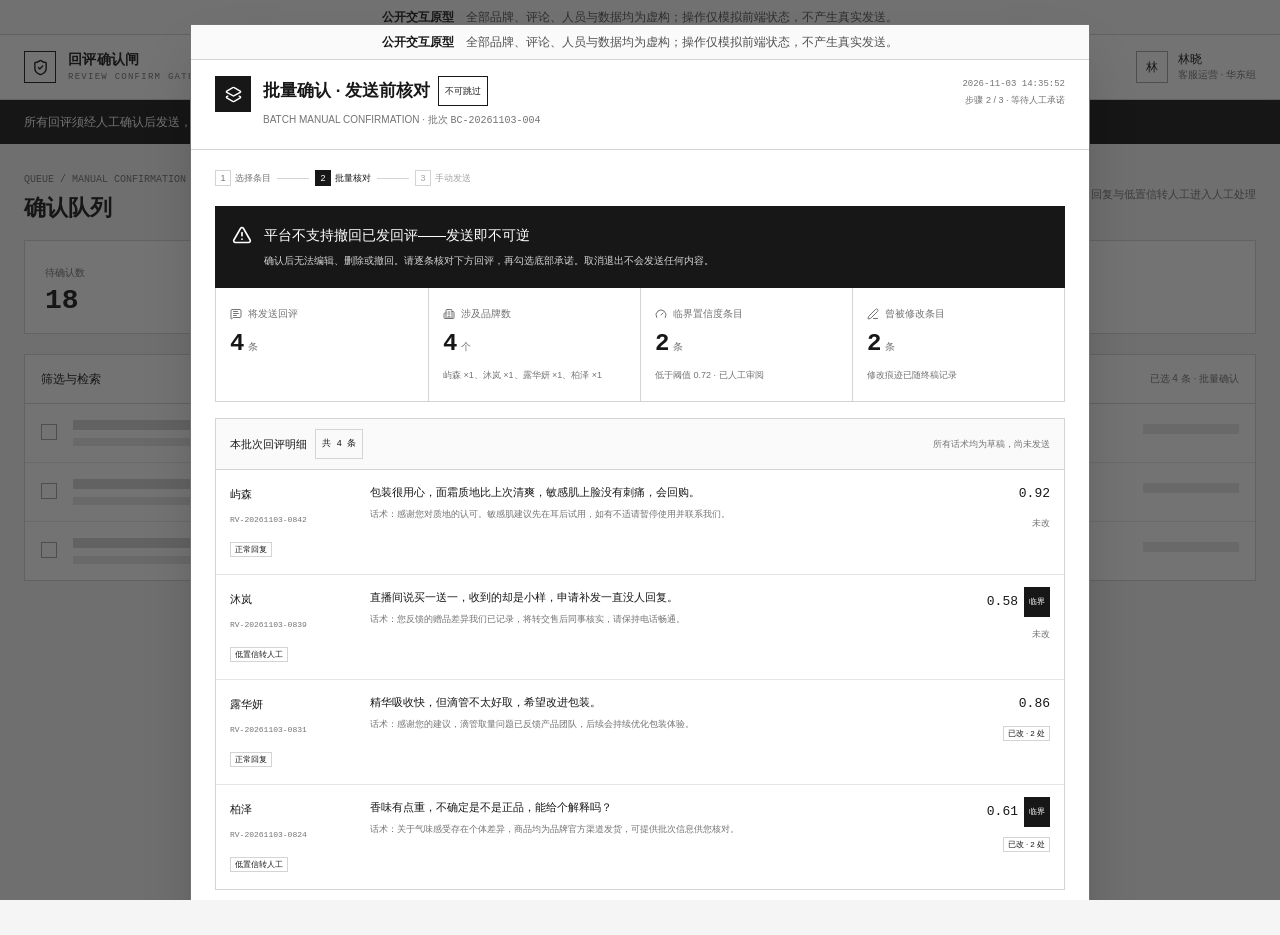
<file: batch-confirm.html>
<!DOCTYPE html>

<html lang="zh-CN">
<head>
<meta charset="utf-8"/>
<meta content="width=device-width, initial-scale=1.0" name="viewport"/>
<title>批量确认弹窗 · 回评确认闸</title>
<style>
    html { scrollbar-width: none; }
    body { scrollbar-width: none; }
    body::-webkit-scrollbar { display: none; }
    .mono { font-family: ui-monospace, SFMono-Regular, Menlo, Consolas, "Liberation Mono", monospace; }
    .wire-dots {
      background-image: radial-gradient(circle, #d4d4d4 0.5px, transparent 0.5px);
      background-size: 12px 12px;
    }
    .hatch {
      background-image: repeating-linear-gradient(135deg, #fafafa, #fafafa 7px, #f1f1f1 7px, #f1f1f1 8px);
    }
    input[type="checkbox"] { accent-color: #171717; }
    [hidden] { display: none !important; }
    .modal-scroll { scrollbar-width: thin; scrollbar-color: #a3a3a3 transparent; }
  </style>
<link href="assets/prototype.css" rel="stylesheet"/><meta content="回评 Agent 人工确认闸四屏交互原型，使用合成数据演示，不产生真实发送。" name="description"/><link href="assets/favicon.svg" rel="icon" type="image/svg+xml"/></head>
<body class="min-h-screen bg-neutral-100 text-neutral-900 antialiased text-[13px] leading-6"><div class="demo-notice" role="note">
<strong>公开交互原型</strong>
<span>全部品牌、评论、人员与数据均为虚构；操作仅模拟前端状态，不产生真实发送。</span>
</div>
<div aria-hidden="true" class="min-h-screen select-none pointer-events-none">
<header class="bg-white border-b border-neutral-300">
<div class="max-w-[1560px] mx-auto px-6 h-16 flex items-center justify-between gap-8">
<div class="flex items-center gap-7">
<div class="flex items-center gap-3">
<span class="w-8 h-8 border border-neutral-900 flex items-center justify-center">
<svg aria-hidden="true" class="lucide lucide-shield-check text-[17px]" fill="none" focusable="false" height="1em" stroke="currentColor" stroke-linecap="round" stroke-linejoin="round" stroke-width="2" viewbox="0 0 24 24" width="1em" xmlns="http://www.w3.org/2000/svg"><g fill="none" stroke="currentColor" stroke-linecap="round" stroke-linejoin="round" stroke-width="2"><path d="M20 13c0 5-3.5 7.5-7.66 8.95a1 1 0 0 1-.67-.01C7.5 20.5 4 18 4 13V6a1 1 0 0 1 1-1c2 0 4.5-1.2 6.24-2.72a1.17 1.17 0 0 1 1.52 0C14.51 3.81 17 5 19 5a1 1 0 0 1 1 1z"></path><path d="m9 12l2 2l4-4"></path></g></svg>
</span>
<span>
<span class="block text-[14px] font-semibold tracking-wide leading-5">回评确认闸</span>
<span class="block text-[9px] text-neutral-500 mono tracking-[0.14em] leading-4">REVIEW CONFIRM GATE</span>
</span>
</div>
<span class="h-7 w-px bg-neutral-300"></span>
<div class="flex items-center gap-1 text-[13px]">
<span class="px-3 py-2 bg-neutral-900 text-white">确认队列</span>
<span class="px-3 py-2 text-neutral-600">异常处理</span>
</div>
</div>
<div class="flex items-center gap-2.5">
<span class="w-8 h-8 border border-neutral-400 flex items-center justify-center text-[12px]">林</span>
<span class="leading-4">
<span class="block text-[12px] font-medium">林晓</span>
<span class="block text-[10px] text-neutral-500">客服运营 · 华东组</span>
</span>
</div>
</div>
</header>
<div class="bg-neutral-900 text-white text-[12px]">
<div class="max-w-[1560px] mx-auto px-6 py-2.5">所有回评须经人工确认后发送，系统不会自动发出任何回复。</div>
</div>
<main class="max-w-[1560px] mx-auto px-6 py-6">
<div class="flex items-center justify-between mb-5">
<div>
<div class="mono text-[10px] text-neutral-500">QUEUE / MANUAL CONFIRMATION</div>
<div class="text-[22px] font-semibold mt-1">确认队列</div>
</div>
<div class="text-[11px] text-neutral-500">仅正常回复与低置信转人工进入人工处理</div>
</div>
<div class="grid grid-cols-3 border border-neutral-300 bg-white mb-5">
<div class="p-5 border-r border-neutral-300">
<div class="text-[10px] text-neutral-500">待确认数</div>
<div class="mono text-[28px] font-semibold mt-1">18</div>
</div>
<div class="p-5 border-r border-neutral-300">
<div class="text-[10px] text-neutral-500">今日已确认数</div>
<div class="mono text-[28px] font-semibold mt-1">42</div>
</div>
<div class="p-5">
<div class="text-[10px] text-neutral-500">最早积压时长</div>
<div class="mono text-[28px] font-semibold mt-1">3:12</div>
</div>
</div>
<div class="border border-neutral-300 bg-white">
<div class="px-4 py-3 border-b border-neutral-300 flex items-center justify-between">
<div class="text-[12px]">筛选与检索</div>
<div class="text-[10px] text-neutral-500">已选 4 条 · 批量确认</div>
</div>
<div class="divide-y divide-neutral-200">
<div class="px-4 py-4 flex gap-4">
<div class="w-4 h-4 border border-neutral-400 mt-1"></div>
<div class="flex-1">
<div class="h-2.5 bg-neutral-300 w-2/3"></div>
<div class="h-2 bg-neutral-200 w-1/3 mt-2"></div>
</div>
<div class="w-24 h-2.5 bg-neutral-200 mt-1"></div>
</div>
<div class="px-4 py-4 flex gap-4">
<div class="w-4 h-4 border border-neutral-400 mt-1"></div>
<div class="flex-1">
<div class="h-2.5 bg-neutral-300 w-1/2"></div>
<div class="h-2 bg-neutral-200 w-1/4 mt-2"></div>
</div>
<div class="w-24 h-2.5 bg-neutral-200 mt-1"></div>
</div>
<div class="px-4 py-4 flex gap-4">
<div class="w-4 h-4 border border-neutral-400 mt-1"></div>
<div class="flex-1">
<div class="h-2.5 bg-neutral-300 w-3/5"></div>
<div class="h-2 bg-neutral-200 w-1/3 mt-2"></div>
</div>
<div class="w-24 h-2.5 bg-neutral-200 mt-1"></div>
</div>
</div>
</div>
</main>
</div>
<div class="fixed inset-0 z-40 bg-neutral-900/60 p-3 md:p-6 overflow-y-auto modal-scroll" id="batchOverlay">
<div class="min-h-full flex items-start md:items-center justify-center">
<div aria-labelledby="batchTitle" aria-modal="true" class="bg-white border border-neutral-500 shadow-2xl w-full max-w-[900px] my-auto" role="dialog"><div class="demo-notice" role="note">
<strong>公开交互原型</strong>
<span>全部品牌、评论、人员与数据均为虚构；操作仅模拟前端状态，不产生真实发送。</span>
</div>
<div class="px-5 md:px-6 py-4 border-b border-neutral-300 flex flex-wrap items-start justify-between gap-3">
<div class="flex items-start gap-3">
<span class="w-9 h-9 border border-neutral-900 bg-neutral-900 text-white flex items-center justify-center shrink-0">
<svg aria-hidden="true" class="lucide lucide-layers-2 text-[17px]" fill="none" focusable="false" height="1em" stroke="currentColor" stroke-linecap="round" stroke-linejoin="round" stroke-width="2" viewbox="0 0 24 24" width="1em" xmlns="http://www.w3.org/2000/svg"><path d="M13 13.74a2 2 0 0 1-2 0L2.5 8.87a1 1 0 0 1 0-1.74L11 2.26a2 2 0 0 1 2 0l8.5 4.87a1 1 0 0 1 0 1.74zm7 .545l1.5.845a1 1 0 0 1 0 1.74L13 21.74a2 2 0 0 1-2 0l-8.5-4.87a1 1 0 0 1 0-1.74l1.5-.845" fill="none" stroke="currentColor" stroke-linecap="round" stroke-linejoin="round" stroke-width="2"></path></svg>
</span>
<div>
<div class="flex flex-wrap items-center gap-2">
<h1 class="text-[17px] leading-6 font-semibold" id="batchTitle">批量确认 · 发送前核对</h1>
<span class="border border-neutral-900 px-1.5 py-0.5 text-[9px]">不可跳过</span>
</div>
<p class="text-[10px] text-neutral-500 mt-0.5">BATCH MANUAL CONFIRMATION · 批次 <span class="mono">BC-20261103-004</span></p>
</div>
</div>
<div class="text-right text-[9px] text-neutral-500 leading-4">
<div class="mono">2026-11-03 14:35:52</div>
<div id="stepStatus">步骤 2 / 3 · 等待人工承诺</div>
</div>
</div>
<div id="confirmBody">
<div class="px-5 md:px-6 pt-4">
<div class="flex items-center gap-1.5 text-[9px]">
<span class="flex items-center gap-1 text-neutral-500">
<span class="w-4 h-4 border border-neutral-300 flex items-center justify-center">1</span>
                选择条目
              </span>
<span class="w-8 h-px bg-neutral-300"></span>
<span class="flex items-center gap-1 text-neutral-900">
<span class="w-4 h-4 bg-neutral-900 text-white flex items-center justify-center">2</span>
                批量核对
              </span>
<span class="w-8 h-px bg-neutral-300"></span>
<span class="flex items-center gap-1 text-neutral-400">
<span class="w-4 h-4 border border-neutral-300 flex items-center justify-center">3</span>
                手动发送
              </span>
</div>
</div>
<div class="px-5 md:px-6 py-4">
<div class="border border-neutral-900 bg-neutral-900 text-white p-4">
<div class="flex items-start gap-3">
<svg aria-hidden="true" class="lucide lucide-triangle-alert text-[20px] mt-0.5 shrink-0" fill="none" focusable="false" height="1em" stroke="currentColor" stroke-linecap="round" stroke-linejoin="round" stroke-width="2" viewbox="0 0 24 24" width="1em" xmlns="http://www.w3.org/2000/svg"><path d="m21.73 18l-8-14a2 2 0 0 0-3.48 0l-8 14A2 2 0 0 0 4 21h16a2 2 0 0 0 1.73-3M12 9v4m0 4h.01" fill="none" stroke="currentColor" stroke-linecap="round" stroke-linejoin="round" stroke-width="2"></path></svg>
<div>
<div class="text-[14px] font-medium">平台不支持撤回已发回评——发送即不可逆</div>
<p class="text-[10px] text-neutral-300 mt-1 leading-5">确认后无法编辑、删除或撤回。请逐条核对下方回评，再勾选底部承诺。取消退出不会发送任何内容。</p>
</div>
</div>
</div>
<div class="grid grid-cols-2 lg:grid-cols-4 border border-neutral-300 border-t-0 divide-x divide-y lg:divide-y-0 divide-neutral-300">
<div class="p-3.5">
<div class="flex items-center gap-1.5 text-[10px] text-neutral-500">
<svg aria-hidden="true" class="lucide lucide-message-square-text text-[12px]" fill="none" focusable="false" height="1em" stroke="currentColor" stroke-linecap="round" stroke-linejoin="round" stroke-width="2" viewbox="0 0 24 24" width="1em" xmlns="http://www.w3.org/2000/svg"><path d="M22 17a2 2 0 0 1-2 2H6.828a2 2 0 0 0-1.414.586l-2.202 2.202A.71.71 0 0 1 2 21.286V5a2 2 0 0 1 2-2h16a2 2 0 0 1 2 2zM7 11h10M7 15h6M7 7h8" fill="none" stroke="currentColor" stroke-linecap="round" stroke-linejoin="round" stroke-width="2"></path></svg>
                  将发送回评
                </div>
<div class="mt-1.5 flex items-baseline gap-1">
<span class="mono text-[24px] leading-none font-semibold" id="selectedCount">4</span>
<span class="text-[10px] text-neutral-500">条</span>
</div>
</div>
<div class="p-3.5">
<div class="flex items-center gap-1.5 text-[10px] text-neutral-500">
<svg aria-hidden="true" class="lucide lucide-building-2 text-[12px]" fill="none" focusable="false" height="1em" stroke="currentColor" stroke-linecap="round" stroke-linejoin="round" stroke-width="2" viewbox="0 0 24 24" width="1em" xmlns="http://www.w3.org/2000/svg"><g fill="none" stroke="currentColor" stroke-linecap="round" stroke-linejoin="round" stroke-width="2"><path d="M10 12h4m-4-4h4m0 13v-3a2 2 0 0 0-4 0v3"></path><path d="M6 10H4a2 2 0 0 0-2 2v7a2 2 0 0 0 2 2h16a2 2 0 0 0 2-2V9a2 2 0 0 0-2-2h-2"></path><path d="M6 21V5a2 2 0 0 1 2-2h8a2 2 0 0 1 2 2v16"></path></g></svg>
                  涉及品牌数
                </div>
<div class="mt-1.5 flex items-baseline gap-1">
<span class="mono text-[24px] leading-none font-semibold" id="brandCount">3</span>
<span class="text-[10px] text-neutral-500">个</span>
</div>
<div class="text-[9px] text-neutral-500 mt-1 truncate" id="brandSummary">屿森 ×2、沐岚、柏泽</div>
</div>
<div class="p-3.5">
<div class="flex items-center gap-1.5 text-[10px] text-neutral-500">
<svg aria-hidden="true" class="lucide lucide-gauge text-[12px]" fill="none" focusable="false" height="1em" stroke="currentColor" stroke-linecap="round" stroke-linejoin="round" stroke-width="2" viewbox="0 0 24 24" width="1em" xmlns="http://www.w3.org/2000/svg"><path d="m12 14l4-4M3.34 19a10 10 0 1 1 17.32 0" fill="none" stroke="currentColor" stroke-linecap="round" stroke-linejoin="round" stroke-width="2"></path></svg>
                  临界置信度条目
                </div>
<div class="mt-1.5 flex items-baseline gap-1">
<span class="mono text-[24px] leading-none font-semibold" id="criticalCount">2</span>
<span class="text-[10px] text-neutral-500">条</span>
</div>
<div class="text-[9px] text-neutral-500 mt-1">低于阈值 0.72 · 已人工审阅</div>
</div>
<div class="p-3.5">
<div class="flex items-center gap-1.5 text-[10px] text-neutral-500">
<svg aria-hidden="true" class="lucide lucide-pen-line text-[12px]" fill="none" focusable="false" height="1em" stroke="currentColor" stroke-linecap="round" stroke-linejoin="round" stroke-width="2" viewbox="0 0 24 24" width="1em" xmlns="http://www.w3.org/2000/svg"><path d="M13 21h8m.174-14.188a1 1 0 0 0-3.986-3.987L3.842 16.174a2 2 0 0 0-.5.83l-1.321 4.352a.5.5 0 0 0 .623.622l4.353-1.32a2 2 0 0 0 .83-.497z" fill="none" stroke="currentColor" stroke-linecap="round" stroke-linejoin="round" stroke-width="2"></path></svg>
                  曾被修改条目
                </div>
<div class="mt-1.5 flex items-baseline gap-1">
<span class="mono text-[24px] leading-none font-semibold" id="modifiedCount">2</span>
<span class="text-[10px] text-neutral-500">条</span>
</div>
<div class="text-[9px] text-neutral-500 mt-1">修改痕迹已随终稿记录</div>
</div>
</div>
<div class="mt-4 border border-neutral-300">
<div class="px-3.5 py-2.5 border-b border-neutral-300 bg-neutral-50 flex items-center justify-between">
<div class="flex items-center gap-2">
<span class="text-[11px] font-medium">本批次回评明细</span>
<span class="mono text-[9px] border border-neutral-300 px-1.5 py-0.5">共 <span id="listCount">4</span> 条</span>
</div>
<span class="text-[9px] text-neutral-500">所有话术均为草稿，尚未发送</span>
</div>
<div class="divide-y divide-neutral-200" id="selectedList"></div>
<div class="hidden p-8 text-center" id="emptySelection">
<svg aria-hidden="true" class="lucide lucide-inbox text-[24px] text-neutral-400" fill="none" focusable="false" height="1em" stroke="currentColor" stroke-linecap="round" stroke-linejoin="round" stroke-width="2" viewbox="0 0 24 24" width="1em" xmlns="http://www.w3.org/2000/svg"><g fill="none" stroke="currentColor" stroke-linecap="round" stroke-linejoin="round" stroke-width="2"><path d="M22 12h-6l-2 3h-4l-2-3H2"></path><path d="M5.45 5.11L2 12v6a2 2 0 0 0 2 2h16a2 2 0 0 0 2-2v-6l-3.45-6.89A2 2 0 0 0 16.76 4H7.24a2 2 0 0 0-1.79 1.11"></path></g></svg>
<p class="text-[12px] font-medium mt-2">未选择任何回评</p>
<p class="text-[10px] text-neutral-500 mt-1">没有可发送内容，请返回确认队列重新选择。</p>
</div>
</div>
<div class="mt-4 border border-neutral-400 border-dashed bg-neutral-50 p-3.5">
<div class="flex items-start gap-2.5">
<svg aria-hidden="true" class="lucide lucide-lock text-[15px] mt-0.5 shrink-0" fill="none" focusable="false" height="1em" stroke="currentColor" stroke-linecap="round" stroke-linejoin="round" stroke-width="2" viewbox="0 0 24 24" width="1em" xmlns="http://www.w3.org/2000/svg"><g fill="none" stroke="currentColor" stroke-linecap="round" stroke-linejoin="round" stroke-width="2"><rect height="11" rx="2" ry="2" width="18" x="3" y="11"></rect><path d="M7 11V7a5 5 0 0 1 10 0v4"></path></g></svg>
<div>
<div class="text-[11px] font-medium">系统没有任何自动发送路径</div>
<p class="text-[10px] text-neutral-600 mt-1 leading-5">不存在定时任务、后台补发、失败重试或队列自动出队。本次批量发送仅由当前登录人手动触发，只提交上方明细中的回评。</p>
</div>
</div>
</div>
<div class="mt-4 grid grid-cols-1 md:grid-cols-[1fr_1.1fr] gap-3">
<div class="border border-neutral-300 p-3">
<div class="flex items-center gap-1.5 text-[10px] text-neutral-500 mb-2">
<svg aria-hidden="true" class="lucide lucide-history text-[12px]" fill="none" focusable="false" height="1em" stroke="currentColor" stroke-linecap="round" stroke-linejoin="round" stroke-width="2" viewbox="0 0 24 24" width="1em" xmlns="http://www.w3.org/2000/svg"><g fill="none" stroke="currentColor" stroke-linecap="round" stroke-linejoin="round" stroke-width="2"><path d="M3 12a9 9 0 1 0 9-9a9.75 9.75 0 0 0-6.74 2.74L3 8"></path><path d="M3 3v5h5m4-1v5l4 2"></path></g></svg>
                  操作留痕说明
                </div>
<div class="space-y-1.5 text-[10px] leading-5">
<div class="flex justify-between gap-3">
<span class="text-neutral-500">操作人</span>
<span>林晓 · CS-0217</span>
</div>
<div class="flex justify-between gap-3">
<span class="text-neutral-500">确认时间</span>
<span class="mono">2026-11-03 14:35</span>
</div>
<div class="flex justify-between gap-3">
<span class="text-neutral-500">记录范围</span>
<span class="text-right">评论 ID / AI 原文 / 终稿 / 回执</span>
</div>
<div class="flex justify-between gap-3">
<span class="text-neutral-500">留痕状态</span>
<span>不可删除 · 可审计</span>
</div>
</div>
</div>
<div class="border border-neutral-300 p-3">
<div class="flex items-center gap-1.5 text-[10px] text-neutral-500 mb-2">
<svg aria-hidden="true" class="lucide lucide-list-checks text-[12px]" fill="none" focusable="false" height="1em" stroke="currentColor" stroke-linecap="round" stroke-linejoin="round" stroke-width="2" viewbox="0 0 24 24" width="1em" xmlns="http://www.w3.org/2000/svg"><path d="M13 5h8m-8 7h8m-8 7h8M3 17l2 2l4-4M3 7l2 2l4-4" fill="none" stroke="currentColor" stroke-linecap="round" stroke-linejoin="round" stroke-width="2"></path></svg>
                  本次核对重点
                </div>
<ul class="space-y-1 text-[10px] leading-5 text-neutral-600">
<li class="flex gap-2"><span class="mono text-neutral-400">01</span><span>临界置信度条目的回评是否已人工复核。</span></li>
<li class="flex gap-2"><span class="mono text-neutral-400">02</span><span>曾被修改话术的终稿是否与品牌语气一致。</span></li>
<li class="flex gap-2"><span class="mono text-neutral-400">03</span><span>发送后不可撤回，确认没有误选条目。</span></li>
</ul>
</div>
</div>
<label class="mt-4 flex items-start gap-3 border border-neutral-400 bg-white p-3.5 cursor-pointer hover:bg-neutral-50">
<input class="w-4 h-4 mt-0.5 shrink-0" id="commitCheck" type="checkbox"/>
<span class="text-[11px] leading-5" id="commitText">我已逐条核对以上 4 条回评及修改内容，理解发送即不可逆；我确认系统没有任何自动发送路径，本次发送由我本人手动触发。</span>
</label>
</div>
<div class="px-5 md:px-6 py-3.5 border-t border-neutral-300 flex flex-wrap items-center justify-between gap-3 bg-neutral-50">
<a class="inline-flex items-center gap-1.5 h-9 px-3 border border-neutral-300 bg-white text-[11px] hover:bg-neutral-100" href="queue.html">
<svg aria-hidden="true" class="lucide lucide-arrow-left text-[13px]" fill="none" focusable="false" height="1em" stroke="currentColor" stroke-linecap="round" stroke-linejoin="round" stroke-width="2" viewbox="0 0 24 24" width="1em" xmlns="http://www.w3.org/2000/svg"><path d="m12 19l-7-7l7-7m7 7H5" fill="none" stroke="currentColor" stroke-linecap="round" stroke-linejoin="round" stroke-width="2"></path></svg>
              取消并返回队列（不发送）
            </a>
<div class="flex items-center gap-3">
<span class="text-[9px] text-neutral-500">未勾选承诺时不可发送</span>
<button class="h-10 px-5 border border-neutral-300 bg-neutral-200 text-neutral-400 text-[12px] cursor-not-allowed inline-flex items-center gap-2" disabled="" id="sendButton" type="button">
<svg aria-hidden="true" class="lucide lucide-send text-[14px]" fill="none" focusable="false" height="1em" stroke="currentColor" stroke-linecap="round" stroke-linejoin="round" stroke-width="2" viewbox="0 0 24 24" width="1em" xmlns="http://www.w3.org/2000/svg"><path d="M14.536 21.686a.5.5 0 0 0 .937-.024l6.5-19a.496.496 0 0 0-.635-.635l-19 6.5a.5.5 0 0 0-.024.937l7.93 3.18a2 2 0 0 1 1.112 1.11zm7.318-19.539l-10.94 10.939" fill="none" stroke="currentColor" stroke-linecap="round" stroke-linejoin="round" stroke-width="2"></path></svg>
<span id="sendButtonLabel">确认并发送 4 条回评</span>
</button>
</div>
</div>
</div>
<div class="hidden" id="resultBody">
<div class="p-6 md:p-8">
<div class="w-11 h-11 border border-neutral-900 bg-neutral-900 text-white flex items-center justify-center mb-4">
<svg aria-hidden="true" class="lucide lucide-check text-[22px]" fill="none" focusable="false" height="1em" stroke="currentColor" stroke-linecap="round" stroke-linejoin="round" stroke-width="2" viewbox="0 0 24 24" width="1em" xmlns="http://www.w3.org/2000/svg"><path d="M20 6L9 17l-5-5" fill="none" stroke="currentColor" stroke-linecap="round" stroke-linejoin="round" stroke-width="2"></path></svg>
</div>
<h2 class="text-[19px] font-semibold">已完成模拟发送 <span id="resultCount">4</span> 条回评</h2>
<p class="text-[11px] text-neutral-600 mt-1.5">本次仅演示人工确认后的前端状态变化，未连接真实平台，也不会发送任何内容；下方回执为模拟信息。</p>
<div class="mt-5 border border-neutral-300">
<div class="grid grid-cols-1 sm:grid-cols-2 divide-y sm:divide-y-0 sm:divide-x divide-neutral-300">
<div class="p-3.5"><div class="text-[9px] text-neutral-500">批次号</div><div class="mono text-[12px] mt-1">BC-20261103-004</div></div>
<div class="p-3.5">
<div class="text-[9px] text-neutral-500">模拟平台回执</div>
<div class="text-[12px] mt-1"><span id="receiptCount">4</span> / <span id="receiptTotal">4</span> 已接收</div>
</div>
<div class="p-3.5 border-t border-neutral-300">
<div class="text-[9px] text-neutral-500">操作人</div>
<div class="text-[12px] mt-1">林晓 · 客服运营 · CS-0217</div>
</div>
<div class="p-3.5 border-t border-neutral-300">
<div class="text-[9px] text-neutral-500">模拟发送时间</div>
<div class="mono text-[12px] mt-1" id="sentAt">2026-11-03 14:36:10</div>
</div>
</div>
</div>
<div class="mt-4 border border-dashed border-neutral-400 p-3.5">
<div class="flex items-start gap-2">
<svg aria-hidden="true" class="lucide lucide-history text-[14px] mt-0.5 shrink-0" fill="none" focusable="false" height="1em" stroke="currentColor" stroke-linecap="round" stroke-linejoin="round" stroke-width="2" viewbox="0 0 24 24" width="1em" xmlns="http://www.w3.org/2000/svg"><g fill="none" stroke="currentColor" stroke-linecap="round" stroke-linejoin="round" stroke-width="2"><path d="M3 12a9 9 0 1 0 9-9a9.75 9.75 0 0 0-6.74 2.74L3 8"></path><path d="M3 3v5h5m4-1v5l4 2"></path></g></svg>
<div>
<div class="text-[11px] font-medium">模拟操作留痕已生成</div>
<p class="text-[10px] text-neutral-500 mt-1 leading-5">记录包含操作人、发送时间、条目 ID、AI 原文、人工终稿、逐条平台回执与本次承诺勾选状态。</p>
</div>
</div>
</div>
<div class="mt-5 flex flex-wrap items-center gap-3">
<a class="h-10 px-4 bg-neutral-900 text-white text-[12px] inline-flex items-center gap-2 hover:bg-neutral-700" href="queue.html">
<svg aria-hidden="true" class="lucide lucide-arrow-left text-[14px]" fill="none" focusable="false" height="1em" stroke="currentColor" stroke-linecap="round" stroke-linejoin="round" stroke-width="2" viewbox="0 0 24 24" width="1em" xmlns="http://www.w3.org/2000/svg"><path d="m12 19l-7-7l7-7m7 7H5" fill="none" stroke="currentColor" stroke-linecap="round" stroke-linejoin="round" stroke-width="2"></path></svg>
                返回确认队列
              </a>
<a class="h-10 px-4 border border-neutral-300 bg-white text-[11px] inline-flex items-center gap-2 hover:bg-neutral-50" href="exceptions.html">
                前往异常处理队列
                <svg aria-hidden="true" class="lucide lucide-chevron-right text-[13px]" fill="none" focusable="false" height="1em" stroke="currentColor" stroke-linecap="round" stroke-linejoin="round" stroke-width="2" viewbox="0 0 24 24" width="1em" xmlns="http://www.w3.org/2000/svg"><path d="m9 18l6-6l-6-6" fill="none" stroke="currentColor" stroke-linecap="round" stroke-linejoin="round" stroke-width="2"></path></svg>
</a>
</div>
</div>
</div>
</div>
</div>
</div>
<script>
    const draftItems = [
      {
        id: 'RV-20261103-0842',
        brand: '屿森',
        category: '正常回复',
        comment: '包装很用心，面霜质地比上次清爽，敏感肌上脸没有刺痛，会回购。',
        script: '感谢您对质地的认可。敏感肌建议先在耳后试用，如有不适请暂停使用并联系我们。',
        conf: 0.92,
        modified: false
      },
      {
        id: 'RV-20261103-0839',
        brand: '沐岚',
        category: '低置信转人工',
        comment: '直播间说买一送一，收到的却是小样，申请补发一直没人回复。',
        script: '您反馈的赠品差异我们已记录，将转交售后同事核实，请保持电话畅通。',
        conf: 0.58,
        modified: false
      },
      {
        id: 'RV-20261103-0831',
        brand: '露华妍',
        category: '正常回复',
        comment: '精华吸收快，但滴管不太好取，希望改进包装。',
        script: '感谢您的建议，滴管取量问题已反馈产品团队，后续会持续优化包装体验。',
        conf: 0.86,
        modified: true
      },
      {
        id: 'RV-20261103-0824',
        brand: '柏泽',
        category: '低置信转人工',
        comment: '香味有点重，不确定是不是正品，能给个解释吗？',
        script: '关于气味感受存在个体差异，商品均为品牌官方渠道发货，可提供批次信息供您核对。',
        conf: 0.61,
        modified: true
      },
      {
        id: 'RV-20261103-0812',
        brand: '初萃',
        category: '正常回复',
        comment: '第二次买了，冬天用刚好，不搓泥。',
        script: '感谢复购，冬季建议搭配面霜锁水，如有搓泥情况可减少叠加用量。',
        conf: 0.78,
        modified: false
      },
      {
        id: 'RV-20261103-0805',
        brand: '沐岚',
        category: '正常回复',
        comment: '客服回复很快，物流也准时，已经推荐给同事。',
        script: '感谢您的认可和推荐，后续有任何使用问题都可以随时联系我们。',
        conf: 0.94,
        modified: false
      }
    ];

    const params = new URLSearchParams(window.location.search);
    let selected = [];
    if (params.has('ids')) {
      const selectedIds = params.get('ids').split(',').map(function (id) {
        return id.trim();
      }).filter(Boolean);
      selected = draftItems.filter(function (item) {
        return selectedIds.includes(item.id);
      });
    }
    if (selected.length === 0) {
      let requestedCount = Number(params.get('n'));
      if (!Number.isFinite(requestedCount) || requestedCount <= 0) requestedCount = 4;
      requestedCount = Math.max(0, Math.min(requestedCount, draftItems.length));
      selected = draftItems.slice(0, requestedCount);
    }

    const selectedCountEl = document.getElementById('selectedCount');
    const brandCountEl = document.getElementById('brandCount');
    const brandSummaryEl = document.getElementById('brandSummary');
    const criticalCountEl = document.getElementById('criticalCount');
    const modifiedCountEl = document.getElementById('modifiedCount');
    const listCountEl = document.getElementById('listCount');
    const selectedListEl = document.getElementById('selectedList');
    const emptySelectionEl = document.getElementById('emptySelection');
    const commitCheck = document.getElementById('commitCheck');
    const commitText = document.getElementById('commitText');
    const sendButton = document.getElementById('sendButton');
    const sendButtonLabel = document.getElementById('sendButtonLabel');

    const brands = Array.from(new Set(selected.map(function (item) { return item.brand; })));
    const criticalCount = selected.filter(function (item) { return item.conf < 0.72; }).length;
    const modifiedCount = selected.filter(function (item) { return item.modified; }).length;
    const brandTally = {};
    selected.forEach(function (item) {
      brandTally[item.brand] = (brandTally[item.brand] || 0) + 1;
    });
    const brandSummary = Object.keys(brandTally).map(function (brand) {
      return brand + ' ×' + brandTally[brand];
    }).join('、');

    selectedCountEl.textContent = String(selected.length);
    brandCountEl.textContent = String(brands.length);
    brandSummaryEl.textContent = brandSummary || '无';
    criticalCountEl.textContent = String(criticalCount);
    modifiedCountEl.textContent = String(modifiedCount);
    listCountEl.textContent = String(selected.length);
    sendButtonLabel.textContent = '确认并发送 ' + selected.length + ' 条回评';
    commitText.textContent = '我已逐条核对以上 ' + selected.length + ' 条回评及修改内容，理解发送即不可逆；我确认系统没有任何自动发送路径，本次发送由我本人手动触发。';
    document.getElementById('resultCount').textContent = String(selected.length);
    document.getElementById('receiptCount').textContent = String(selected.length);
    document.getElementById('receiptTotal').textContent = String(selected.length);

    if (selected.length === 0) {
      emptySelectionEl.classList.remove('hidden');
      commitCheck.disabled = true;
      document.getElementById('commitText').closest('label').classList.add('opacity-50');
    } else {
      selectedListEl.innerHTML = selected.map(function (item) {
        const isCritical = item.conf < 0.72;
        const criticalBadge = isCritical
          ? '<span class="border border-neutral-900 bg-neutral-900 text-white px-1 py-0.5 text-[8px]">临界</span>'
          : '';
        const modifiedBadge = item.modified
          ? '<span class="border border-neutral-300 px-1 py-0.5 text-[8px]">已改 · 2 处</span>'
          : '<span class="text-[9px] text-neutral-500">未改</span>';
        return '' +
          '<div class="px-3.5 py-3 grid grid-cols-1 md:grid-cols-[128px_minmax(0,1fr)_92px] gap-2 md:gap-3">' +
            '<div>' +
              '<div class="text-[11px] font-medium">' + item.brand + '</div>' +
              '<div class="mono text-[8px] text-neutral-500 mt-0.5">' + item.id + '</div>' +
              '<div class="mt-1"><span class="border border-neutral-300 px-1 py-0.5 text-[8px]">' + item.category + '</span></div>' +
            '</div>' +
            '<div class="min-w-0">' +
              '<div class="text-[11px] leading-5">' + item.comment + '</div>' +
              '<div class="mt-1 text-[9px] text-neutral-500 leading-4 line-clamp-1">话术：' + item.script + '</div>' +
            '</div>' +
            '<div class="flex md:block items-center md:text-right justify-between gap-2">' +
              '<div class="flex items-center md:justify-end gap-1.5">' +
                '<span class="mono text-[13px] font-medium">' + item.conf.toFixed(2) + '</span>' +
                criticalBadge +
              '</div>' +
              '<div class="mt-1">' + modifiedBadge + '</div>' +
            '</div>' +
          '</div>';
      }).join('');
    }

    function syncSendButton() {
      if (commitCheck.checked && selected.length > 0) {
        sendButton.disabled = false;
        sendButton.className = 'h-10 px-5 border border-neutral-900 bg-neutral-900 text-white text-[12px] cursor-pointer hover:bg-neutral-700 inline-flex items-center gap-2';
      } else {
        sendButton.disabled = true;
        sendButton.className = 'h-10 px-5 border border-neutral-300 bg-neutral-200 text-neutral-400 text-[12px] cursor-not-allowed inline-flex items-center gap-2';
      }
    }

    function cancelBatch() {
      window.location.href = 'queue.html';
    }
    batchOverlay.addEventListener('click', function (event) {
      if (event.target === batchOverlay || event.target === batchOverlay.firstElementChild) cancelBatch();
    });
    document.addEventListener('keydown', function (event) {
      if (event.key === 'Escape') cancelBatch();
    });
    commitCheck.addEventListener('change', syncSendButton);
    syncSendButton();

    sendButton.addEventListener('click', function () {
      if (!commitCheck.checked || selected.length === 0) return;
      document.getElementById('confirmBody').classList.add('hidden');
      document.getElementById('resultBody').classList.remove('hidden');
      document.getElementById('batchTitle').textContent = '批量确认 · 模拟结果';
      document.getElementById('stepStatus').textContent = '步骤 3 / 3 · 模拟流程完成';
      const sentAt = document.getElementById('sentAt');
      const now = new Date();
      const time = String(now.getHours()).padStart(2, '0') + ':' + String(now.getMinutes()).padStart(2, '0') + ':' + String(now.getSeconds()).padStart(2, '0');
      sentAt.textContent = '2026-11-03 ' + time;
      document.getElementById('batchOverlay').scrollTo({ top: 0, behavior: 'smooth' });
      window.scrollTo({ top: 0, behavior: 'smooth' });
    });
  </script>
</body>
</html>
</file>
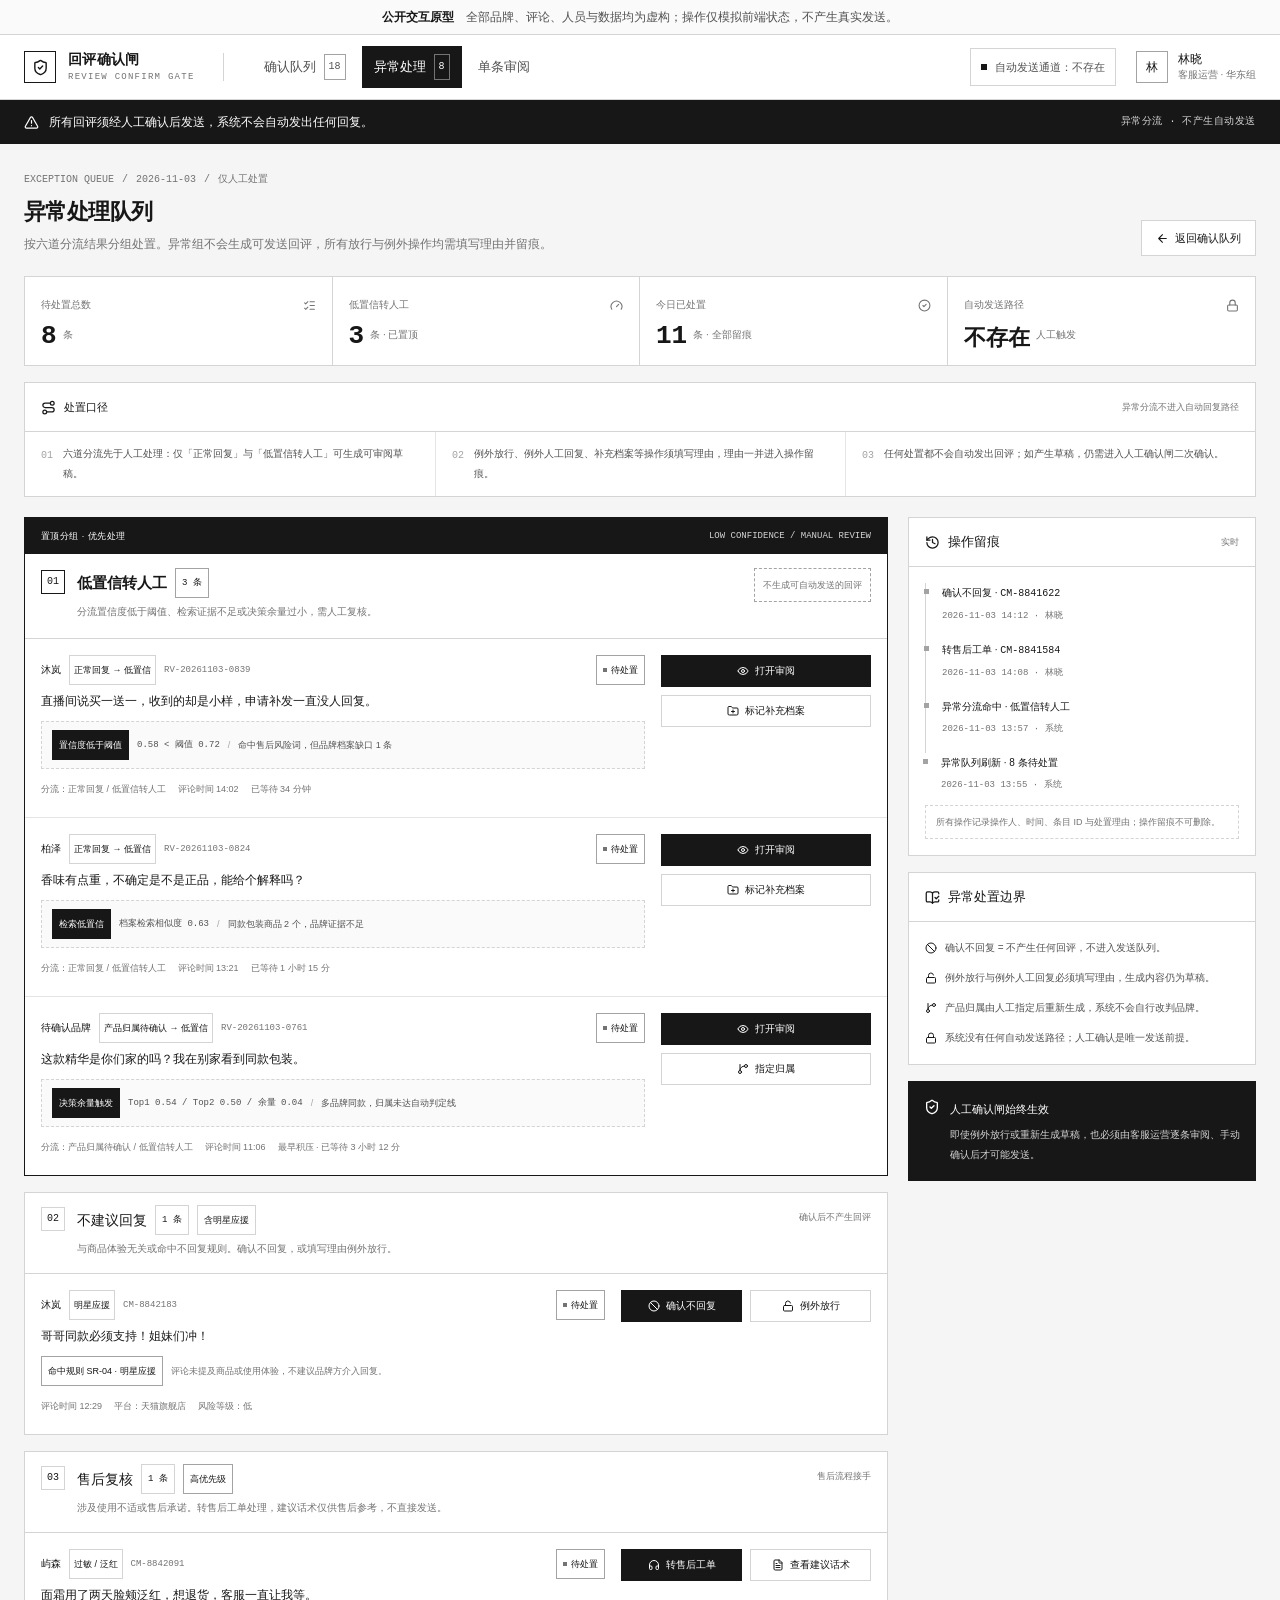
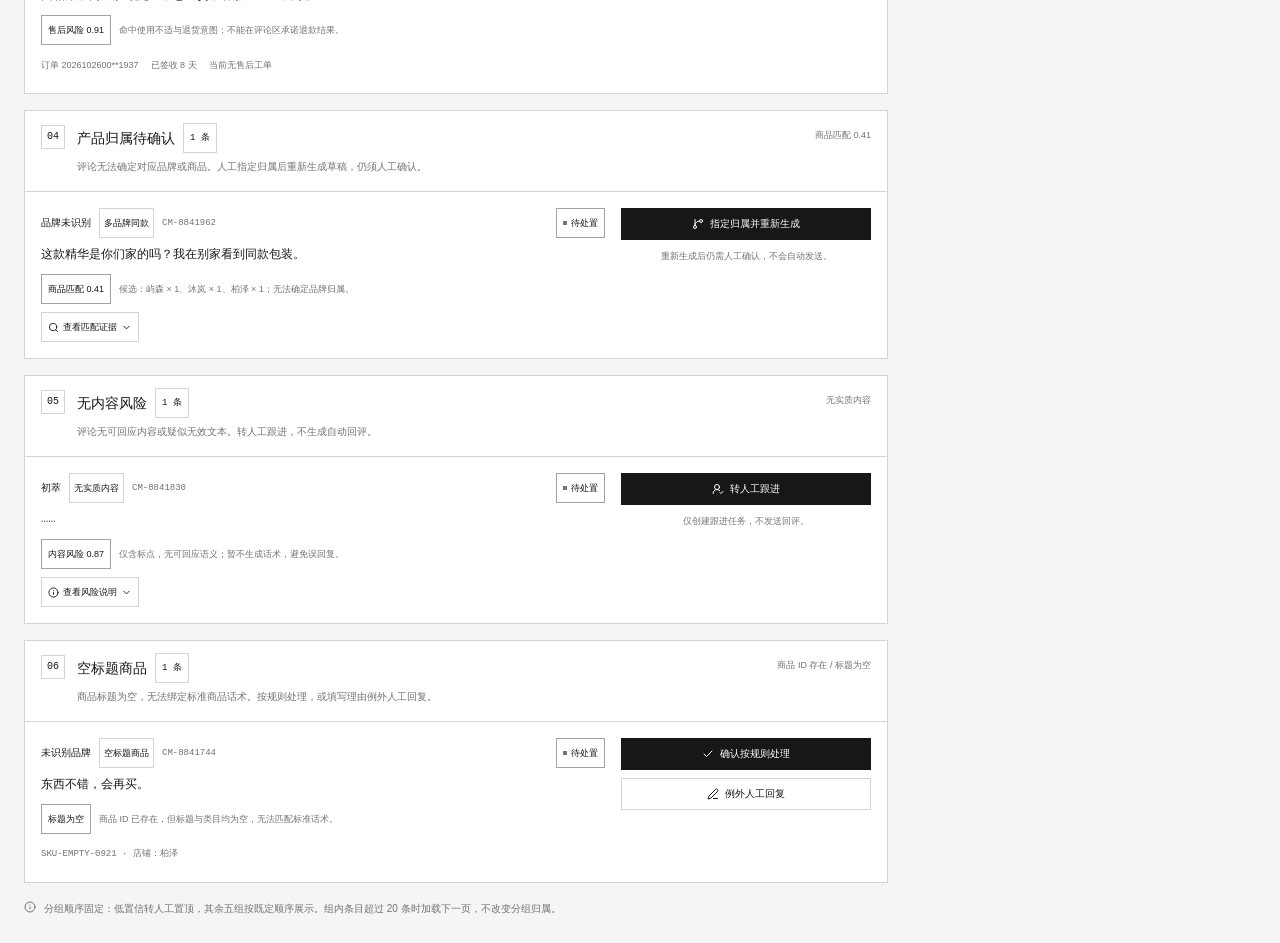
<file: exceptions.html>
<!DOCTYPE html>

<html lang="zh-CN">
<head>
<meta charset="utf-8"/>
<meta content="width=device-width, initial-scale=1.0" name="viewport"/>
<title>异常处理队列 · 回评确认闸</title>
<style>
    html { scrollbar-width: none; }
    body { scrollbar-width: none; }
    body::-webkit-scrollbar { display: none; }
    .mono { font-family: ui-monospace, SFMono-Regular, Menlo, Consolas, "Liberation Mono", monospace; }
    .wire-dots {
      background-image: radial-gradient(circle, #d4d4d4 0.5px, transparent 0.5px);
      background-size: 12px 12px;
    }
    .hatch {
      background-image: repeating-linear-gradient(135deg, #fafafa, #fafafa 7px, #f1f1f1 7px, #f1f1f1 8px);
    }
    details > summary { list-style: none; }
    details > summary::-webkit-details-marker { display: none; }
    input[type="checkbox"], textarea, select { accent-color: #171717; }
    [hidden] { display: none !important; }
  </style>
<link href="assets/prototype.css" rel="stylesheet"/><meta content="回评 Agent 人工确认闸四屏交互原型，使用合成数据演示，不产生真实发送。" name="description"/><link href="assets/favicon.svg" rel="icon" type="image/svg+xml"/></head>
<body class="min-h-screen bg-neutral-100 text-neutral-900 antialiased text-[13px] leading-6"><div class="demo-notice" role="note">
<strong>公开交互原型</strong>
<span>全部品牌、评论、人员与数据均为虚构；操作仅模拟前端状态，不产生真实发送。</span>
</div>
<header class="bg-white border-b border-neutral-300">
<div class="max-w-[1560px] mx-auto px-6 h-16 flex items-center justify-between gap-8">
<div class="flex items-center gap-7 min-w-0">
<a class="flex items-center gap-3 shrink-0" href="queue.html">
<span class="w-8 h-8 border border-neutral-900 flex items-center justify-center">
<svg aria-hidden="true" class="lucide lucide-shield-check text-[17px]" fill="none" focusable="false" height="1em" stroke="currentColor" stroke-linecap="round" stroke-linejoin="round" stroke-width="2" viewbox="0 0 24 24" width="1em" xmlns="http://www.w3.org/2000/svg"><g fill="none" stroke="currentColor" stroke-linecap="round" stroke-linejoin="round" stroke-width="2"><path d="M20 13c0 5-3.5 7.5-7.66 8.95a1 1 0 0 1-.67-.01C7.5 20.5 4 18 4 13V6a1 1 0 0 1 1-1c2 0 4.5-1.2 6.24-2.72a1.17 1.17 0 0 1 1.52 0C14.51 3.81 17 5 19 5a1 1 0 0 1 1 1z"></path><path d="m9 12l2 2l4-4"></path></g></svg>
</span>
<span>
<span class="block text-[14px] font-semibold tracking-wide leading-5">回评确认闸</span>
<span class="block text-[9px] text-neutral-500 mono tracking-[0.14em] leading-4">REVIEW CONFIRM GATE</span>
</span>
</a>
<span class="h-7 w-px bg-neutral-300"></span>
<nav class="flex items-center gap-1 text-[13px]">
<a class="px-3 py-2 text-neutral-600 hover:bg-neutral-100 flex items-center gap-2" href="queue.html">
            确认队列
            <span class="mono text-[10px] border border-neutral-400 px-1">18</span>
</a>
<a class="px-3 py-2 bg-neutral-900 text-white flex items-center gap-2" href="exceptions.html">
            异常处理
            <span class="mono text-[10px] border border-white/40 px-1">8</span>
</a>
<a class="px-3 py-2 text-neutral-600 hover:bg-neutral-100" href="review.html">单条审阅</a>
</nav>
</div>
<div class="flex items-center gap-5 shrink-0">
<div class="hidden xl:flex items-center gap-2 border border-neutral-300 px-2.5 py-1.5 text-[11px] text-neutral-600">
<span class="w-1.5 h-1.5 bg-neutral-900"></span>
          自动发送通道：不存在
        </div>
<div class="flex items-center gap-2.5">
<span class="w-8 h-8 border border-neutral-400 flex items-center justify-center text-[12px] font-medium">林</span>
<span class="leading-4">
<span class="block text-[12px] font-medium">林晓</span>
<span class="block text-[10px] text-neutral-500">客服运营 · 华东组</span>
</span>
</div>
</div>
</div>
</header>
<div class="bg-neutral-900 text-white text-[12px]">
<div class="max-w-[1560px] mx-auto px-6 py-2.5 flex flex-wrap items-center justify-between gap-2">
<div class="flex items-center gap-2.5">
<svg aria-hidden="true" class="lucide lucide-triangle-alert text-[15px]" fill="none" focusable="false" height="1em" stroke="currentColor" stroke-linecap="round" stroke-linejoin="round" stroke-width="2" viewbox="0 0 24 24" width="1em" xmlns="http://www.w3.org/2000/svg"><path d="m21.73 18l-8-14a2 2 0 0 0-3.48 0l-8 14A2 2 0 0 0 4 21h16a2 2 0 0 0 1.73-3M12 9v4m0 4h.01" fill="none" stroke="currentColor" stroke-linecap="round" stroke-linejoin="round" stroke-width="2"></path></svg>
<span>所有回评须经人工确认后发送，系统不会自动发出任何回复。</span>
</div>
<span class="mono text-[10px] text-neutral-300 tracking-wider">异常分流 · 不产生自动发送</span>
</div>
</div>
<main class="max-w-[1560px] mx-auto px-6 py-6">
<div class="flex flex-wrap items-end justify-between gap-4 mb-5">
<div>
<div class="flex items-center gap-2 text-[10px] text-neutral-500 mono mb-1">
<span>EXCEPTION QUEUE</span>
<span>/</span>
<span>2026-11-03</span>
<span>/</span>
<span>仅人工处置</span>
</div>
<h1 class="text-[22px] leading-8 font-semibold tracking-tight">异常处理队列</h1>
<p class="text-[12px] text-neutral-500 mt-1">按六道分流结果分组处置。异常组不会生成可发送回评，所有放行与例外操作均需填写理由并留痕。</p>
</div>
<a class="inline-flex items-center gap-1.5 h-9 px-3.5 border border-neutral-300 bg-white hover:bg-neutral-50 text-[11px]" href="queue.html">
<svg aria-hidden="true" class="lucide lucide-arrow-left text-[13px]" fill="none" focusable="false" height="1em" stroke="currentColor" stroke-linecap="round" stroke-linejoin="round" stroke-width="2" viewbox="0 0 24 24" width="1em" xmlns="http://www.w3.org/2000/svg"><path d="m12 19l-7-7l7-7m7 7H5" fill="none" stroke="currentColor" stroke-linecap="round" stroke-linejoin="round" stroke-width="2"></path></svg>
        返回确认队列
      </a>
</div>
<section class="grid grid-cols-2 lg:grid-cols-4 border border-neutral-300 bg-white mb-4">
<div class="p-4 border-r border-b lg:border-b-0 border-neutral-300">
<div class="flex items-center justify-between text-[10px] text-neutral-500">
<span>待处置总数</span>
<svg aria-hidden="true" class="lucide lucide-list-checks text-[13px]" fill="none" focusable="false" height="1em" stroke="currentColor" stroke-linecap="round" stroke-linejoin="round" stroke-width="2" viewbox="0 0 24 24" width="1em" xmlns="http://www.w3.org/2000/svg"><path d="M13 5h8m-8 7h8m-8 7h8M3 17l2 2l4-4M3 7l2 2l4-4" fill="none" stroke="currentColor" stroke-linecap="round" stroke-linejoin="round" stroke-width="2"></path></svg>
</div>
<div class="mt-1.5 flex items-end gap-1.5">
<span class="mono text-[26px] leading-none font-semibold">8</span>
<span class="text-[10px] text-neutral-500 mb-0.5">条</span>
</div>
</div>
<div class="p-4 border-b lg:border-b-0 lg:border-r border-neutral-300">
<div class="flex items-center justify-between text-[10px] text-neutral-500">
<span>低置信转人工</span>
<svg aria-hidden="true" class="lucide lucide-gauge text-[13px]" fill="none" focusable="false" height="1em" stroke="currentColor" stroke-linecap="round" stroke-linejoin="round" stroke-width="2" viewbox="0 0 24 24" width="1em" xmlns="http://www.w3.org/2000/svg"><path d="m12 14l4-4M3.34 19a10 10 0 1 1 17.32 0" fill="none" stroke="currentColor" stroke-linecap="round" stroke-linejoin="round" stroke-width="2"></path></svg>
</div>
<div class="mt-1.5 flex items-end gap-1.5">
<span class="mono text-[26px] leading-none font-semibold">3</span>
<span class="text-[10px] text-neutral-500 mb-0.5">条 · 已置顶</span>
</div>
</div>
<div class="p-4 border-r border-neutral-300">
<div class="flex items-center justify-between text-[10px] text-neutral-500">
<span>今日已处置</span>
<svg aria-hidden="true" class="lucide lucide-circle-check text-[13px]" fill="none" focusable="false" height="1em" stroke="currentColor" stroke-linecap="round" stroke-linejoin="round" stroke-width="2" viewbox="0 0 24 24" width="1em" xmlns="http://www.w3.org/2000/svg"><g fill="none" stroke="currentColor" stroke-linecap="round" stroke-linejoin="round" stroke-width="2"><circle cx="12" cy="12" r="10"></circle><path d="m9 12l2 2l4-4"></path></g></svg>
</div>
<div class="mt-1.5 flex items-end gap-1.5">
<span class="mono text-[26px] leading-none font-semibold">11</span>
<span class="text-[10px] text-neutral-500 mb-0.5">条 · 全部留痕</span>
</div>
</div>
<div class="p-4">
<div class="flex items-center justify-between text-[10px] text-neutral-500">
<span>自动发送路径</span>
<svg aria-hidden="true" class="lucide lucide-lock text-[13px]" fill="none" focusable="false" height="1em" stroke="currentColor" stroke-linecap="round" stroke-linejoin="round" stroke-width="2" viewbox="0 0 24 24" width="1em" xmlns="http://www.w3.org/2000/svg"><g fill="none" stroke="currentColor" stroke-linecap="round" stroke-linejoin="round" stroke-width="2"><rect height="11" rx="2" ry="2" width="18" x="3" y="11"></rect><path d="M7 11V7a5 5 0 0 1 10 0v4"></path></g></svg>
</div>
<div class="mt-1.5 flex items-end gap-1.5">
<span class="text-[22px] leading-none font-semibold">不存在</span>
<span class="text-[10px] text-neutral-500 mb-0.5">人工触发</span>
</div>
</div>
</section>
<section class="border border-neutral-300 bg-white mb-5">
<div class="px-4 py-3 flex flex-wrap items-center justify-between gap-3 border-b border-neutral-300">
<div class="flex items-center gap-2">
<svg aria-hidden="true" class="lucide lucide-route text-[15px]" fill="none" focusable="false" height="1em" stroke="currentColor" stroke-linecap="round" stroke-linejoin="round" stroke-width="2" viewbox="0 0 24 24" width="1em" xmlns="http://www.w3.org/2000/svg"><g fill="none" stroke="currentColor" stroke-linecap="round" stroke-linejoin="round" stroke-width="2"><circle cx="6" cy="19" r="3"></circle><path d="M9 19h8.5a3.5 3.5 0 0 0 0-7h-11a3.5 3.5 0 0 1 0-7H15"></path><circle cx="18" cy="5" r="3"></circle></g></svg>
<span class="text-[11px] font-medium">处置口径</span>
</div>
<span class="text-[9px] text-neutral-500">异常分流不进入自动回复路径</span>
</div>
<div class="grid grid-cols-1 md:grid-cols-3 divide-y md:divide-y-0 md:divide-x divide-neutral-200">
<div class="px-4 py-3 flex gap-2.5">
<span class="mono text-[10px] text-neutral-400">01</span>
<p class="text-[10px] leading-5 text-neutral-600">六道分流先于人工处理：仅「正常回复」与「低置信转人工」可生成可审阅草稿。</p>
</div>
<div class="px-4 py-3 flex gap-2.5">
<span class="mono text-[10px] text-neutral-400">02</span>
<p class="text-[10px] leading-5 text-neutral-600">例外放行、例外人工回复、补充档案等操作须填写理由，理由一并进入操作留痕。</p>
</div>
<div class="px-4 py-3 flex gap-2.5">
<span class="mono text-[10px] text-neutral-400">03</span>
<p class="text-[10px] leading-5 text-neutral-600">任何处置都不会自动发出回评；如产生草稿，仍需进入人工确认闸二次确认。</p>
</div>
</div>
</section>
<div class="grid grid-cols-1 xl:grid-cols-[minmax(0,1fr)_348px] gap-5 items-start">
<div class="space-y-4 min-w-0">
<section class="bg-white border border-neutral-900">
<div class="bg-neutral-900 text-white px-4 py-1.5 flex items-center justify-between gap-2">
<span class="text-[9px] tracking-wider">置顶分组 · 优先处理</span>
<span class="mono text-[9px] text-neutral-300">LOW CONFIDENCE / MANUAL REVIEW</span>
</div>
<div class="px-4 py-3.5 border-b border-neutral-300 flex flex-wrap items-start justify-between gap-3">
<div class="flex items-start gap-3">
<span class="mono text-[10px] w-6 h-6 border border-neutral-900 flex items-center justify-center shrink-0 mt-0.5">01</span>
<div>
<div class="flex items-center gap-2">
<h2 class="text-[15px] font-semibold">低置信转人工</h2>
<span class="mono text-[9px] border border-neutral-400 px-1.5 py-0.5">3 条</span>
</div>
<p class="text-[10px] text-neutral-500 mt-0.5">分流置信度低于阈值、检索证据不足或决策余量过小，需人工复核。</p>
</div>
</div>
<span class="text-[9px] text-neutral-500 border border-dashed border-neutral-400 px-2 py-1">不生成可自动发送的回评</span>
</div>
<div class="divide-y divide-neutral-200">
<div class="px-4 py-4 grid grid-cols-1 lg:grid-cols-[minmax(0,1fr)_210px] gap-4" data-item-id="EX-20261103-0839" data-item-title="沐岚直播间赠品差异">
<div class="min-w-0">
<div class="flex flex-wrap items-center gap-2 mb-1.5">
<span class="text-[10px] font-medium">沐岚</span>
<span class="text-[9px] border border-neutral-300 px-1 py-0.5">正常回复 → 低置信</span>
<span class="text-[9px] text-neutral-500 mono">RV-20261103-0839</span>
<span class="ml-auto inline-flex items-center gap-1 text-[9px] border border-neutral-400 px-1.5 py-0.5" id="status-EX-20261103-0839">
<span class="w-1 h-1 bg-neutral-500"></span>待处置
                  </span>
</div>
<p class="text-[12px] leading-5">直播间说买一送一，收到的却是小样，申请补发一直没人回复。</p>
<div class="mt-2.5 border border-neutral-300 border-dashed bg-neutral-50 px-2.5 py-2">
<div class="flex flex-wrap items-center gap-2 text-[9px]">
<span class="border border-neutral-900 bg-neutral-900 text-white px-1.5 py-0.5">置信度低于阈值</span>
<span class="mono text-neutral-600">0.58 &lt; 阈值 0.72</span>
<span class="text-neutral-400">/</span>
<span class="text-neutral-600">命中售后风险词，但品牌档案缺口 1 条</span>
</div>
</div>
<div class="mt-2 flex flex-wrap items-center gap-3 text-[9px] text-neutral-500">
<span>分流：正常回复 / 低置信转人工</span>
<span>评论时间 14:02</span>
<span>已等待 34 分钟</span>
</div>
</div>
<div class="grid grid-cols-2 lg:grid-cols-1 gap-2 content-start">
<a class="h-8 px-3 border border-neutral-900 bg-neutral-900 text-white text-[10px] inline-flex items-center justify-center gap-1.5 hover:bg-neutral-700" href="review.html">
<svg aria-hidden="true" class="lucide lucide-eye text-[12px]" fill="none" focusable="false" height="1em" stroke="currentColor" stroke-linecap="round" stroke-linejoin="round" stroke-width="2" viewbox="0 0 24 24" width="1em" xmlns="http://www.w3.org/2000/svg"><g fill="none" stroke="currentColor" stroke-linecap="round" stroke-linejoin="round" stroke-width="2"><path d="M2.062 12.348a1 1 0 0 1 0-.696a10.75 10.75 0 0 1 19.876 0a1 1 0 0 1 0 .696a10.75 10.75 0 0 1-19.876 0"></path><circle cx="12" cy="12" r="3"></circle></g></svg>
                  打开审阅
                </a>
<button class="h-8 px-3 border border-neutral-300 bg-white text-[10px] hover:bg-neutral-50 inline-flex items-center justify-center gap-1.5" data-action="archive" data-item="EX-20261103-0839" type="button">
<svg aria-hidden="true" class="lucide lucide-folder-plus text-[12px]" fill="none" focusable="false" height="1em" stroke="currentColor" stroke-linecap="round" stroke-linejoin="round" stroke-width="2" viewbox="0 0 24 24" width="1em" xmlns="http://www.w3.org/2000/svg"><path d="M12 10v6m-3-3h6m5 7a2 2 0 0 0 2-2V8a2 2 0 0 0-2-2h-7.9a2 2 0 0 1-1.69-.9L9.6 3.9A2 2 0 0 0 7.93 3H4a2 2 0 0 0-2 2v13a2 2 0 0 0 2 2Z" fill="none" stroke="currentColor" stroke-linecap="round" stroke-linejoin="round" stroke-width="2"></path></svg>
                  标记补充档案
                </button>
</div>
</div>
<div class="px-4 py-4 grid grid-cols-1 lg:grid-cols-[minmax(0,1fr)_210px] gap-4" data-item-id="EX-20261103-0824" data-item-title="柏泽香味正品疑问">
<div class="min-w-0">
<div class="flex flex-wrap items-center gap-2 mb-1.5">
<span class="text-[10px] font-medium">柏泽</span>
<span class="text-[9px] border border-neutral-300 px-1 py-0.5">正常回复 → 低置信</span>
<span class="text-[9px] text-neutral-500 mono">RV-20261103-0824</span>
<span class="ml-auto inline-flex items-center gap-1 text-[9px] border border-neutral-400 px-1.5 py-0.5" id="status-EX-20261103-0824">
<span class="w-1 h-1 bg-neutral-500"></span>待处置
                  </span>
</div>
<p class="text-[12px] leading-5">香味有点重，不确定是不是正品，能给个解释吗？</p>
<div class="mt-2.5 border border-neutral-300 border-dashed bg-neutral-50 px-2.5 py-2">
<div class="flex flex-wrap items-center gap-2 text-[9px]">
<span class="border border-neutral-900 bg-neutral-900 text-white px-1.5 py-0.5">检索低置信</span>
<span class="mono text-neutral-600">档案检索相似度 0.63</span>
<span class="text-neutral-400">/</span>
<span class="text-neutral-600">同款包装商品 2 个，品牌证据不足</span>
</div>
</div>
<div class="mt-2 flex flex-wrap items-center gap-3 text-[9px] text-neutral-500">
<span>分流：正常回复 / 低置信转人工</span>
<span>评论时间 13:21</span>
<span>已等待 1 小时 15 分</span>
</div>
</div>
<div class="grid grid-cols-2 lg:grid-cols-1 gap-2 content-start">
<a class="h-8 px-3 border border-neutral-900 bg-neutral-900 text-white text-[10px] inline-flex items-center justify-center gap-1.5 hover:bg-neutral-700" href="review.html">
<svg aria-hidden="true" class="lucide lucide-eye text-[12px]" fill="none" focusable="false" height="1em" stroke="currentColor" stroke-linecap="round" stroke-linejoin="round" stroke-width="2" viewbox="0 0 24 24" width="1em" xmlns="http://www.w3.org/2000/svg"><g fill="none" stroke="currentColor" stroke-linecap="round" stroke-linejoin="round" stroke-width="2"><path d="M2.062 12.348a1 1 0 0 1 0-.696a10.75 10.75 0 0 1 19.876 0a1 1 0 0 1 0 .696a10.75 10.75 0 0 1-19.876 0"></path><circle cx="12" cy="12" r="3"></circle></g></svg>
                  打开审阅
                </a>
<button class="h-8 px-3 border border-neutral-300 bg-white text-[10px] hover:bg-neutral-50 inline-flex items-center justify-center gap-1.5" data-action="archive" data-item="EX-20261103-0824" type="button">
<svg aria-hidden="true" class="lucide lucide-folder-plus text-[12px]" fill="none" focusable="false" height="1em" stroke="currentColor" stroke-linecap="round" stroke-linejoin="round" stroke-width="2" viewbox="0 0 24 24" width="1em" xmlns="http://www.w3.org/2000/svg"><path d="M12 10v6m-3-3h6m5 7a2 2 0 0 0 2-2V8a2 2 0 0 0-2-2h-7.9a2 2 0 0 1-1.69-.9L9.6 3.9A2 2 0 0 0 7.93 3H4a2 2 0 0 0-2 2v13a2 2 0 0 0 2 2Z" fill="none" stroke="currentColor" stroke-linecap="round" stroke-linejoin="round" stroke-width="2"></path></svg>
                  标记补充档案
                </button>
</div>
</div>
<div class="px-4 py-4 grid grid-cols-1 lg:grid-cols-[minmax(0,1fr)_210px] gap-4" data-item-id="EX-20261103-0761" data-item-title="精华产品归属疑问">
<div class="min-w-0">
<div class="flex flex-wrap items-center gap-2 mb-1.5">
<span class="text-[10px] font-medium">待确认品牌</span>
<span class="text-[9px] border border-neutral-300 px-1 py-0.5">产品归属待确认 → 低置信</span>
<span class="text-[9px] text-neutral-500 mono">RV-20261103-0761</span>
<span class="ml-auto inline-flex items-center gap-1 text-[9px] border border-neutral-400 px-1.5 py-0.5" id="status-EX-20261103-0761">
<span class="w-1 h-1 bg-neutral-500"></span>待处置
                  </span>
</div>
<p class="text-[12px] leading-5">这款精华是你们家的吗？我在别家看到同款包装。</p>
<div class="mt-2.5 border border-neutral-300 border-dashed bg-neutral-50 px-2.5 py-2">
<div class="flex flex-wrap items-center gap-2 text-[9px]">
<span class="border border-neutral-900 bg-neutral-900 text-white px-1.5 py-0.5">决策余量触发</span>
<span class="mono text-neutral-600">Top1 0.54 / Top2 0.50 / 余量 0.04</span>
<span class="text-neutral-400">/</span>
<span class="text-neutral-600">多品牌同款，归属未达自动判定线</span>
</div>
</div>
<div class="mt-2 flex flex-wrap items-center gap-3 text-[9px] text-neutral-500">
<span>分流：产品归属待确认 / 低置信转人工</span>
<span>评论时间 11:06</span>
<span>最早积压 · 已等待 3 小时 12 分</span>
</div>
</div>
<div class="grid grid-cols-2 lg:grid-cols-1 gap-2 content-start">
<a class="h-8 px-3 border border-neutral-900 bg-neutral-900 text-white text-[10px] inline-flex items-center justify-center gap-1.5 hover:bg-neutral-700" href="review.html">
<svg aria-hidden="true" class="lucide lucide-eye text-[12px]" fill="none" focusable="false" height="1em" stroke="currentColor" stroke-linecap="round" stroke-linejoin="round" stroke-width="2" viewbox="0 0 24 24" width="1em" xmlns="http://www.w3.org/2000/svg"><g fill="none" stroke="currentColor" stroke-linecap="round" stroke-linejoin="round" stroke-width="2"><path d="M2.062 12.348a1 1 0 0 1 0-.696a10.75 10.75 0 0 1 19.876 0a1 1 0 0 1 0 .696a10.75 10.75 0 0 1-19.876 0"></path><circle cx="12" cy="12" r="3"></circle></g></svg>
                  打开审阅
                </a>
<button class="h-8 px-3 border border-neutral-300 bg-white text-[10px] hover:bg-neutral-50 inline-flex items-center justify-center gap-1.5" data-action="assign" data-item="EX-20261103-0761" type="button">
<svg aria-hidden="true" class="lucide lucide-git-branch text-[12px]" fill="none" focusable="false" height="1em" stroke="currentColor" stroke-linecap="round" stroke-linejoin="round" stroke-width="2" viewbox="0 0 24 24" width="1em" xmlns="http://www.w3.org/2000/svg"><g fill="none" stroke="currentColor" stroke-linecap="round" stroke-linejoin="round" stroke-width="2"><path d="M15 6a9 9 0 0 0-9 9V3"></path><circle cx="18" cy="6" r="3"></circle><circle cx="6" cy="18" r="3"></circle></g></svg>
                  指定归属
                </button>
</div>
</div>
</div>
</section>
<section class="bg-white border border-neutral-300" data-group="不建议回复">
<div class="px-4 py-3 border-b border-neutral-300 flex flex-wrap items-start justify-between gap-2">
<div class="flex items-start gap-3">
<span class="mono text-[10px] w-6 h-6 border border-neutral-300 flex items-center justify-center shrink-0 mt-0.5">02</span>
<div>
<div class="flex items-center gap-2">
<h2 class="text-[14px] font-medium">不建议回复</h2>
<span class="mono text-[9px] border border-neutral-300 px-1.5 py-0.5">1 条</span>
<span class="text-[9px] border border-neutral-300 px-1.5 py-0.5">含明星应援</span>
</div>
<p class="text-[10px] text-neutral-500 mt-0.5">与商品体验无关或命中不回复规则。确认不回复，或填写理由例外放行。</p>
</div>
</div>
<span class="text-[9px] text-neutral-500">确认后不产生回评</span>
</div>
<div class="px-4 py-4 grid grid-cols-1 lg:grid-cols-[minmax(0,1fr)_250px] gap-4" data-item-id="EX-20261103-0742" data-item-title="明星应援评论">
<div class="min-w-0">
<div class="flex flex-wrap items-center gap-2 mb-1.5">
<span class="text-[10px] font-medium">沐岚</span>
<span class="text-[9px] border border-neutral-300 px-1 py-0.5">明星应援</span>
<span class="text-[9px] text-neutral-500 mono">CM-8842183</span>
<span class="ml-auto inline-flex items-center gap-1 text-[9px] border border-neutral-400 px-1.5 py-0.5" id="status-EX-20261103-0742">
<span class="w-1 h-1 bg-neutral-500"></span>待处置
                </span>
</div>
<p class="text-[12px] leading-5">哥哥同款必须支持！姐妹们冲！</p>
<div class="mt-2.5 flex flex-wrap items-center gap-2">
<span class="text-[9px] border border-neutral-400 px-1.5 py-0.5">命中规则 SR-04 · 明星应援</span>
<span class="text-[9px] text-neutral-500">评论未提及商品或使用体验，不建议品牌方介入回复。</span>
</div>
<div class="mt-2 flex flex-wrap items-center gap-3 text-[9px] text-neutral-500">
<span>评论时间 12:29</span>
<span>平台：天猫旗舰店</span>
<span>风险等级：低</span>
</div>
</div>
<div class="grid grid-cols-2 gap-2 content-start">
<button class="h-8 px-2.5 border border-neutral-900 bg-neutral-900 text-white text-[10px] hover:bg-neutral-700 inline-flex items-center justify-center gap-1.5" data-action="noReply" data-item="EX-20261103-0742" type="button">
<svg aria-hidden="true" class="lucide lucide-ban text-[12px]" fill="none" focusable="false" height="1em" stroke="currentColor" stroke-linecap="round" stroke-linejoin="round" stroke-width="2" viewbox="0 0 24 24" width="1em" xmlns="http://www.w3.org/2000/svg"><g fill="none" stroke="currentColor" stroke-linecap="round" stroke-linejoin="round" stroke-width="2"><circle cx="12" cy="12" r="10"></circle><path d="M4.929 4.929L19.07 19.071"></path></g></svg>
                确认不回复
              </button>
<button class="h-8 px-2.5 border border-neutral-300 bg-white text-[10px] hover:bg-neutral-50 inline-flex items-center justify-center gap-1.5" data-action="release" data-item="EX-20261103-0742" type="button">
<svg aria-hidden="true" class="lucide lucide-unlock text-[12px]" fill="none" focusable="false" height="1em" stroke="currentColor" stroke-linecap="round" stroke-linejoin="round" stroke-width="2" viewbox="0 0 24 24" width="1em" xmlns="http://www.w3.org/2000/svg"><g fill="none" stroke="currentColor" stroke-linecap="round" stroke-linejoin="round" stroke-width="2"><rect height="11" rx="2" ry="2" width="18" x="3" y="11"></rect><path d="M7 11V7a5 5 0 0 1 9.9-1"></path></g></svg>
                例外放行
              </button>
</div>
</div>
</section>
<section class="bg-white border border-neutral-300" data-group="售后复核">
<div class="px-4 py-3 border-b border-neutral-300 flex flex-wrap items-start justify-between gap-2">
<div class="flex items-start gap-3">
<span class="mono text-[10px] w-6 h-6 border border-neutral-300 flex items-center justify-center shrink-0 mt-0.5">03</span>
<div>
<div class="flex items-center gap-2">
<h2 class="text-[14px] font-medium">售后复核</h2>
<span class="mono text-[9px] border border-neutral-300 px-1.5 py-0.5">1 条</span>
<span class="text-[9px] border border-neutral-400 px-1.5 py-0.5">高优先级</span>
</div>
<p class="text-[10px] text-neutral-500 mt-0.5">涉及使用不适或售后承诺。转售后工单处理，建议话术仅供售后参考，不直接发送。</p>
</div>
</div>
<span class="text-[9px] text-neutral-500">售后流程接手</span>
</div>
<div class="px-4 py-4 grid grid-cols-1 lg:grid-cols-[minmax(0,1fr)_250px] gap-4" data-item-id="EX-20261103-0718" data-item-title="面霜使用泛红售后">
<div class="min-w-0">
<div class="flex flex-wrap items-center gap-2 mb-1.5">
<span class="text-[10px] font-medium">屿森</span>
<span class="text-[9px] border border-neutral-300 px-1 py-0.5">过敏 / 泛红</span>
<span class="text-[9px] text-neutral-500 mono">CM-8842091</span>
<span class="ml-auto inline-flex items-center gap-1 text-[9px] border border-neutral-400 px-1.5 py-0.5" id="status-EX-20261103-0718">
<span class="w-1 h-1 bg-neutral-500"></span>待处置
                </span>
</div>
<p class="text-[12px] leading-5">面霜用了两天脸颊泛红，想退货，客服一直让我等。</p>
<div class="mt-2.5 flex flex-wrap items-center gap-2">
<span class="text-[9px] border border-neutral-400 px-1.5 py-0.5">售后风险 0.91</span>
<span class="text-[9px] text-neutral-500">命中使用不适与退货意图；不能在评论区承诺退款结果。</span>
</div>
<div class="mt-2 flex flex-wrap items-center gap-3 text-[9px] text-neutral-500">
<span>订单 2026102600**1937</span>
<span>已签收 8 天</span>
<span>当前无售后工单</span>
</div>
</div>
<div class="grid grid-cols-2 gap-2 content-start">
<button class="h-8 px-2.5 border border-neutral-900 bg-neutral-900 text-white text-[10px] hover:bg-neutral-700 inline-flex items-center justify-center gap-1.5" data-action="ticket" data-item="EX-20261103-0718" type="button">
<svg aria-hidden="true" class="lucide lucide-headphones text-[12px]" fill="none" focusable="false" height="1em" stroke="currentColor" stroke-linecap="round" stroke-linejoin="round" stroke-width="2" viewbox="0 0 24 24" width="1em" xmlns="http://www.w3.org/2000/svg"><path d="M3 14h3a2 2 0 0 1 2 2v3a2 2 0 0 1-2 2H5a2 2 0 0 1-2-2v-7a9 9 0 0 1 18 0v7a2 2 0 0 1-2 2h-1a2 2 0 0 1-2-2v-3a2 2 0 0 1 2-2h3" fill="none" stroke="currentColor" stroke-linecap="round" stroke-linejoin="round" stroke-width="2"></path></svg>
                转售后工单
              </button>
<button class="h-8 px-2.5 border border-neutral-300 bg-white text-[10px] hover:bg-neutral-50 inline-flex items-center justify-center gap-1.5" data-action="script" data-item="EX-20261103-0718" type="button">
<svg aria-hidden="true" class="lucide lucide-file-text text-[12px]" fill="none" focusable="false" height="1em" stroke="currentColor" stroke-linecap="round" stroke-linejoin="round" stroke-width="2" viewbox="0 0 24 24" width="1em" xmlns="http://www.w3.org/2000/svg"><g fill="none" stroke="currentColor" stroke-linecap="round" stroke-linejoin="round" stroke-width="2"><path d="M6 22a2 2 0 0 1-2-2V4a2 2 0 0 1 2-2h8a2.4 2.4 0 0 1 1.704.706l3.588 3.588A2.4 2.4 0 0 1 20 8v12a2 2 0 0 1-2 2z"></path><path d="M14 2v5a1 1 0 0 0 1 1h5M10 9H8m8 4H8m8 4H8"></path></g></svg>
                查看建议话术
              </button>
</div>
</div>
</section>
<section class="bg-white border border-neutral-300" data-group="产品归属待确认">
<div class="px-4 py-3 border-b border-neutral-300 flex flex-wrap items-start justify-between gap-2">
<div class="flex items-start gap-3">
<span class="mono text-[10px] w-6 h-6 border border-neutral-300 flex items-center justify-center shrink-0 mt-0.5">04</span>
<div>
<div class="flex items-center gap-2">
<h2 class="text-[14px] font-medium">产品归属待确认</h2>
<span class="mono text-[9px] border border-neutral-300 px-1.5 py-0.5">1 条</span>
</div>
<p class="text-[10px] text-neutral-500 mt-0.5">评论无法确定对应品牌或商品。人工指定归属后重新生成草稿，仍须人工确认。</p>
</div>
</div>
<span class="text-[9px] text-neutral-500">商品匹配 0.41</span>
</div>
<div class="px-4 py-4 grid grid-cols-1 lg:grid-cols-[minmax(0,1fr)_250px] gap-4" data-item-id="EX-20261103-0695" data-item-title="精华同款包装归属">
<div class="min-w-0">
<div class="flex flex-wrap items-center gap-2 mb-1.5">
<span class="text-[10px] font-medium">品牌未识别</span>
<span class="text-[9px] border border-neutral-300 px-1 py-0.5">多品牌同款</span>
<span class="text-[9px] text-neutral-500 mono">CM-8841962</span>
<span class="ml-auto inline-flex items-center gap-1 text-[9px] border border-neutral-400 px-1.5 py-0.5" id="status-EX-20261103-0695">
<span class="w-1 h-1 bg-neutral-500"></span>待处置
                </span>
</div>
<p class="text-[12px] leading-5">这款精华是你们家的吗？我在别家看到同款包装。</p>
<div class="mt-2.5 flex flex-wrap items-center gap-2">
<span class="text-[9px] border border-neutral-400 px-1.5 py-0.5">商品匹配 0.41</span>
<span class="text-[9px] text-neutral-500">候选：屿森 × 1、沐岚 × 1、柏泽 × 1；无法确定品牌归属。</span>
</div>
<details class="mt-2">
<summary class="inline-flex items-center gap-1 text-[9px] border border-neutral-300 px-1.5 py-0.5 cursor-pointer hover:bg-neutral-50">
<svg aria-hidden="true" class="lucide lucide-search text-[11px]" fill="none" focusable="false" height="1em" stroke="currentColor" stroke-linecap="round" stroke-linejoin="round" stroke-width="2" viewbox="0 0 24 24" width="1em" xmlns="http://www.w3.org/2000/svg"><g fill="none" stroke="currentColor" stroke-linecap="round" stroke-linejoin="round" stroke-width="2"><path d="m21 21l-4.34-4.34"></path><circle cx="11" cy="11" r="8"></circle></g></svg>
                  查看匹配证据
                  <svg aria-hidden="true" class="lucide lucide-chevron-down text-[11px]" fill="none" focusable="false" height="1em" stroke="currentColor" stroke-linecap="round" stroke-linejoin="round" stroke-width="2" viewbox="0 0 24 24" width="1em" xmlns="http://www.w3.org/2000/svg"><path d="m6 9l6 6l6-6" fill="none" stroke="currentColor" stroke-linecap="round" stroke-linejoin="round" stroke-width="2"></path></svg>
</summary>
<div class="mt-2 border border-neutral-200 bg-neutral-50 p-2.5 text-[9px] text-neutral-600 leading-5">
                  标题向量相似度 0.41；主图感知哈希冲突 2 组；买家未提供订单号；品牌档案均无唯一命中。建议人工指定品牌与商品后再生成。
                </div>
</details>
</div>
<div class="grid grid-cols-1 gap-2 content-start">
<button class="h-8 px-2.5 border border-neutral-900 bg-neutral-900 text-white text-[10px] hover:bg-neutral-700 inline-flex items-center justify-center gap-1.5" data-action="assign" data-item="EX-20261103-0695" type="button">
<svg aria-hidden="true" class="lucide lucide-git-branch text-[12px]" fill="none" focusable="false" height="1em" stroke="currentColor" stroke-linecap="round" stroke-linejoin="round" stroke-width="2" viewbox="0 0 24 24" width="1em" xmlns="http://www.w3.org/2000/svg"><g fill="none" stroke="currentColor" stroke-linecap="round" stroke-linejoin="round" stroke-width="2"><path d="M15 6a9 9 0 0 0-9 9V3"></path><circle cx="18" cy="6" r="3"></circle><circle cx="6" cy="18" r="3"></circle></g></svg>
                指定归属并重新生成
              </button>
<p class="text-[9px] text-neutral-500 leading-4 text-center">重新生成后仍需人工确认，不会自动发送。</p>
</div>
</div>
</section>
<section class="bg-white border border-neutral-300" data-group="无内容风险">
<div class="px-4 py-3 border-b border-neutral-300 flex flex-wrap items-start justify-between gap-2">
<div class="flex items-start gap-3">
<span class="mono text-[10px] w-6 h-6 border border-neutral-300 flex items-center justify-center shrink-0 mt-0.5">05</span>
<div>
<div class="flex items-center gap-2">
<h2 class="text-[14px] font-medium">无内容风险</h2>
<span class="mono text-[9px] border border-neutral-300 px-1.5 py-0.5">1 条</span>
</div>
<p class="text-[10px] text-neutral-500 mt-0.5">评论无可回应内容或疑似无效文本。转人工跟进，不生成自动回评。</p>
</div>
</div>
<span class="text-[9px] text-neutral-500">无实质内容</span>
</div>
<div class="px-4 py-4 grid grid-cols-1 lg:grid-cols-[minmax(0,1fr)_250px] gap-4" data-item-id="EX-20261103-0661" data-item-title="无内容评论">
<div class="min-w-0">
<div class="flex flex-wrap items-center gap-2 mb-1.5">
<span class="text-[10px] font-medium">初萃</span>
<span class="text-[9px] border border-neutral-300 px-1 py-0.5">无实质内容</span>
<span class="text-[9px] text-neutral-500 mono">CM-8841830</span>
<span class="ml-auto inline-flex items-center gap-1 text-[9px] border border-neutral-400 px-1.5 py-0.5" id="status-EX-20261103-0661">
<span class="w-1 h-1 bg-neutral-500"></span>待处置
                </span>
</div>
<p class="text-[12px] leading-5 mono text-neutral-600">……</p>
<div class="mt-2.5 flex flex-wrap items-center gap-2">
<span class="text-[9px] border border-neutral-400 px-1.5 py-0.5">内容风险 0.87</span>
<span class="text-[9px] text-neutral-500">仅含标点，无可回应语义；暂不生成话术，避免误回复。</span>
</div>
<details class="mt-2">
<summary class="inline-flex items-center gap-1 text-[9px] border border-neutral-300 px-1.5 py-0.5 cursor-pointer hover:bg-neutral-50">
<svg aria-hidden="true" class="lucide lucide-info text-[11px]" fill="none" focusable="false" height="1em" stroke="currentColor" stroke-linecap="round" stroke-linejoin="round" stroke-width="2" viewbox="0 0 24 24" width="1em" xmlns="http://www.w3.org/2000/svg"><g fill="none" stroke="currentColor" stroke-linecap="round" stroke-linejoin="round" stroke-width="2"><circle cx="12" cy="12" r="10"></circle><path d="M12 16v-4m0-4h.01"></path></g></svg>
                  查看风险说明
                  <svg aria-hidden="true" class="lucide lucide-chevron-down text-[11px]" fill="none" focusable="false" height="1em" stroke="currentColor" stroke-linecap="round" stroke-linejoin="round" stroke-width="2" viewbox="0 0 24 24" width="1em" xmlns="http://www.w3.org/2000/svg"><path d="m6 9l6 6l6-6" fill="none" stroke="currentColor" stroke-linecap="round" stroke-linejoin="round" stroke-width="2"></path></svg>
</summary>
<div class="mt-2 border border-neutral-200 bg-neutral-50 p-2.5 text-[9px] text-neutral-600 leading-5">
                  文本长度 2 字符，无商品提及、无情绪指向、无售后意图。按内容风险规则归类为“无内容风险”，仅转人工确认是否继续跟进。
                </div>
</details>
</div>
<div class="grid grid-cols-1 gap-2 content-start">
<button class="h-8 px-2.5 border border-neutral-900 bg-neutral-900 text-white text-[10px] hover:bg-neutral-700 inline-flex items-center justify-center gap-1.5" data-action="follow" data-item="EX-20261103-0661" type="button">
<svg aria-hidden="true" class="lucide lucide-user-round-check text-[12px]" fill="none" focusable="false" height="1em" stroke="currentColor" stroke-linecap="round" stroke-linejoin="round" stroke-width="2" viewbox="0 0 24 24" width="1em" xmlns="http://www.w3.org/2000/svg"><g fill="none" stroke="currentColor" stroke-linecap="round" stroke-linejoin="round" stroke-width="2"><path d="M2 21a8 8 0 0 1 13.292-6"></path><circle cx="10" cy="8" r="5"></circle><path d="m16 19l2 2l4-4"></path></g></svg>
                转人工跟进
              </button>
<p class="text-[9px] text-neutral-500 leading-4 text-center">仅创建跟进任务，不发送回评。</p>
</div>
</div>
</section>
<section class="bg-white border border-neutral-300" data-group="空标题商品">
<div class="px-4 py-3 border-b border-neutral-300 flex flex-wrap items-start justify-between gap-2">
<div class="flex items-start gap-3">
<span class="mono text-[10px] w-6 h-6 border border-neutral-300 flex items-center justify-center shrink-0 mt-0.5">06</span>
<div>
<div class="flex items-center gap-2">
<h2 class="text-[14px] font-medium">空标题商品</h2>
<span class="mono text-[9px] border border-neutral-300 px-1.5 py-0.5">1 条</span>
</div>
<p class="text-[10px] text-neutral-500 mt-0.5">商品标题为空，无法绑定标准商品话术。按规则处理，或填写理由例外人工回复。</p>
</div>
</div>
<span class="text-[9px] text-neutral-500">商品 ID 存在 / 标题为空</span>
</div>
<div class="px-4 py-4 grid grid-cols-1 lg:grid-cols-[minmax(0,1fr)_250px] gap-4" data-item-id="EX-20261103-0634" data-item-title="空标题商品评论">
<div class="min-w-0">
<div class="flex flex-wrap items-center gap-2 mb-1.5">
<span class="text-[10px] font-medium">未识别品牌</span>
<span class="text-[9px] border border-neutral-300 px-1 py-0.5">空标题商品</span>
<span class="text-[9px] text-neutral-500 mono">CM-8841744</span>
<span class="ml-auto inline-flex items-center gap-1 text-[9px] border border-neutral-400 px-1.5 py-0.5" id="status-EX-20261103-0634">
<span class="w-1 h-1 bg-neutral-500"></span>待处置
                </span>
</div>
<p class="text-[12px] leading-5">东西不错，会再买。</p>
<div class="mt-2.5 flex flex-wrap items-center gap-2">
<span class="text-[9px] border border-neutral-400 px-1.5 py-0.5">标题为空</span>
<span class="text-[9px] text-neutral-500">商品 ID 已存在，但标题与类目均为空，无法匹配标准话术。</span>
</div>
<div class="mt-2 text-[9px] text-neutral-500 mono">SKU-EMPTY-0921 · 店铺：柏泽</div>
</div>
<div class="grid grid-cols-1 gap-2 content-start">
<button class="h-8 px-2.5 border border-neutral-900 bg-neutral-900 text-white text-[10px] hover:bg-neutral-700 inline-flex items-center justify-center gap-1.5" data-action="rule" data-item="EX-20261103-0634" type="button">
<svg aria-hidden="true" class="lucide lucide-check text-[12px]" fill="none" focusable="false" height="1em" stroke="currentColor" stroke-linecap="round" stroke-linejoin="round" stroke-width="2" viewbox="0 0 24 24" width="1em" xmlns="http://www.w3.org/2000/svg"><path d="M20 6L9 17l-5-5" fill="none" stroke="currentColor" stroke-linecap="round" stroke-linejoin="round" stroke-width="2"></path></svg>
                确认按规则处理
              </button>
<button class="h-8 px-2.5 border border-neutral-300 bg-white text-[10px] hover:bg-neutral-50 inline-flex items-center justify-center gap-1.5" data-action="manualReply" data-item="EX-20261103-0634" type="button">
<svg aria-hidden="true" class="lucide lucide-pen-line text-[12px]" fill="none" focusable="false" height="1em" stroke="currentColor" stroke-linecap="round" stroke-linejoin="round" stroke-width="2" viewbox="0 0 24 24" width="1em" xmlns="http://www.w3.org/2000/svg"><path d="M13 21h8m.174-14.188a1 1 0 0 0-3.986-3.987L3.842 16.174a2 2 0 0 0-.5.83l-1.321 4.352a.5.5 0 0 0 .623.622l4.353-1.32a2 2 0 0 0 .83-.497z" fill="none" stroke="currentColor" stroke-linecap="round" stroke-linejoin="round" stroke-width="2"></path></svg>
                例外人工回复
              </button>
</div>
</div>
</section>
<div class="flex items-start gap-2 text-[10px] text-neutral-500 leading-5">
<svg aria-hidden="true" class="lucide lucide-info text-[12px] mt-0.5 shrink-0" fill="none" focusable="false" height="1em" stroke="currentColor" stroke-linecap="round" stroke-linejoin="round" stroke-width="2" viewbox="0 0 24 24" width="1em" xmlns="http://www.w3.org/2000/svg"><g fill="none" stroke="currentColor" stroke-linecap="round" stroke-linejoin="round" stroke-width="2"><circle cx="12" cy="12" r="10"></circle><path d="M12 16v-4m0-4h.01"></path></g></svg>
<p>分组顺序固定：低置信转人工置顶，其余五组按既定顺序展示。组内条目超过 20 条时加载下一页，不改变分组归属。</p>
</div>
</div>
<aside class="space-y-4 xl:sticky xl:top-5">
<section class="bg-white border border-neutral-300">
<div class="px-4 py-3 border-b border-neutral-300 flex items-center justify-between gap-2">
<div class="flex items-center gap-2">
<svg aria-hidden="true" class="lucide lucide-history text-[15px]" fill="none" focusable="false" height="1em" stroke="currentColor" stroke-linecap="round" stroke-linejoin="round" stroke-width="2" viewbox="0 0 24 24" width="1em" xmlns="http://www.w3.org/2000/svg"><g fill="none" stroke="currentColor" stroke-linecap="round" stroke-linejoin="round" stroke-width="2"><path d="M3 12a9 9 0 1 0 9-9a9.75 9.75 0 0 0-6.74 2.74L3 8"></path><path d="M3 3v5h5m4-1v5l4 2"></path></g></svg>
<h2 class="text-[13px] font-medium">操作留痕</h2>
</div>
<span class="text-[9px] text-neutral-500">实时</span>
</div>
<div class="p-4">
<ol class="space-y-0" id="liveTrace">
<li class="relative pl-4 pb-3 border-l border-neutral-300">
<span class="absolute left-[-2.5px] top-1.5 w-[5px] h-[5px] bg-neutral-400"></span>
<div class="text-[10px] leading-5">确认不回复 · <span class="mono">CM-8841622</span></div>
<div class="text-[9px] text-neutral-500 mono">2026-11-03 14:12 · 林晓</div>
</li>
<li class="relative pl-4 pb-3 border-l border-neutral-300">
<span class="absolute left-[-2.5px] top-1.5 w-[5px] h-[5px] bg-neutral-400"></span>
<div class="text-[10px] leading-5">转售后工单 · <span class="mono">CM-8841584</span></div>
<div class="text-[9px] text-neutral-500 mono">2026-11-03 14:08 · 林晓</div>
</li>
<li class="relative pl-4 pb-3 border-l border-neutral-300">
<span class="absolute left-[-2.5px] top-1.5 w-[5px] h-[5px] bg-neutral-400"></span>
<div class="text-[10px] leading-5">异常分流命中 · 低置信转人工</div>
<div class="text-[9px] text-neutral-500 mono">2026-11-03 13:57 · 系统</div>
</li>
<li class="relative pl-4">
<span class="absolute left-[-2.5px] top-1.5 w-[5px] h-[5px] bg-neutral-400"></span>
<div class="text-[10px] leading-5">异常队列刷新 · 8 条待处置</div>
<div class="text-[9px] text-neutral-500 mono">2026-11-03 13:55 · 系统</div>
</li>
</ol>
<div class="mt-2 border border-dashed border-neutral-300 px-2.5 py-2 text-[9px] text-neutral-500 leading-4">
              所有操作记录操作人、时间、条目 ID 与处置理由；操作留痕不可删除。
            </div>
</div>
</section>
<section class="bg-white border border-neutral-300">
<div class="px-4 py-3 border-b border-neutral-300 flex items-center gap-2">
<svg aria-hidden="true" class="lucide lucide-book-open-check text-[15px]" fill="none" focusable="false" height="1em" stroke="currentColor" stroke-linecap="round" stroke-linejoin="round" stroke-width="2" viewbox="0 0 24 24" width="1em" xmlns="http://www.w3.org/2000/svg"><g fill="none" stroke="currentColor" stroke-linecap="round" stroke-linejoin="round" stroke-width="2"><path d="M12 5v16m4-9l2 2l4-4"></path><path d="M22 6V5a2 2 0 0 0-1.999-2L16 3.002A5 5 0 0 0 12 5a5 5 0 0 0-4-2H4a2 2 0 0 0-2 2v12a2 2 0 0 0 1.999 2H8a5 5 0 0 1 4 2a5 5 0 0 1 4-2h4.001A2 2 0 0 0 22 17v-1.344"></path></g></svg>
<h2 class="text-[13px] font-medium">异常处置边界</h2>
</div>
<div class="p-4 space-y-2.5">
<div class="flex items-start gap-2">
<svg aria-hidden="true" class="lucide lucide-ban text-[12px] mt-1 shrink-0" fill="none" focusable="false" height="1em" stroke="currentColor" stroke-linecap="round" stroke-linejoin="round" stroke-width="2" viewbox="0 0 24 24" width="1em" xmlns="http://www.w3.org/2000/svg"><g fill="none" stroke="currentColor" stroke-linecap="round" stroke-linejoin="round" stroke-width="2"><circle cx="12" cy="12" r="10"></circle><path d="M4.929 4.929L19.07 19.071"></path></g></svg>
<p class="text-[10px] leading-5 text-neutral-600">确认不回复 = 不产生任何回评，不进入发送队列。</p>
</div>
<div class="flex items-start gap-2">
<svg aria-hidden="true" class="lucide lucide-unlock text-[12px] mt-1 shrink-0" fill="none" focusable="false" height="1em" stroke="currentColor" stroke-linecap="round" stroke-linejoin="round" stroke-width="2" viewbox="0 0 24 24" width="1em" xmlns="http://www.w3.org/2000/svg"><g fill="none" stroke="currentColor" stroke-linecap="round" stroke-linejoin="round" stroke-width="2"><rect height="11" rx="2" ry="2" width="18" x="3" y="11"></rect><path d="M7 11V7a5 5 0 0 1 9.9-1"></path></g></svg>
<p class="text-[10px] leading-5 text-neutral-600">例外放行与例外人工回复必须填写理由，生成内容仍为草稿。</p>
</div>
<div class="flex items-start gap-2">
<svg aria-hidden="true" class="lucide lucide-git-branch text-[12px] mt-1 shrink-0" fill="none" focusable="false" height="1em" stroke="currentColor" stroke-linecap="round" stroke-linejoin="round" stroke-width="2" viewbox="0 0 24 24" width="1em" xmlns="http://www.w3.org/2000/svg"><g fill="none" stroke="currentColor" stroke-linecap="round" stroke-linejoin="round" stroke-width="2"><path d="M15 6a9 9 0 0 0-9 9V3"></path><circle cx="18" cy="6" r="3"></circle><circle cx="6" cy="18" r="3"></circle></g></svg>
<p class="text-[10px] leading-5 text-neutral-600">产品归属由人工指定后重新生成，系统不会自行改判品牌。</p>
</div>
<div class="flex items-start gap-2">
<svg aria-hidden="true" class="lucide lucide-lock text-[12px] mt-1 shrink-0" fill="none" focusable="false" height="1em" stroke="currentColor" stroke-linecap="round" stroke-linejoin="round" stroke-width="2" viewbox="0 0 24 24" width="1em" xmlns="http://www.w3.org/2000/svg"><g fill="none" stroke="currentColor" stroke-linecap="round" stroke-linejoin="round" stroke-width="2"><rect height="11" rx="2" ry="2" width="18" x="3" y="11"></rect><path d="M7 11V7a5 5 0 0 1 10 0v4"></path></g></svg>
<p class="text-[10px] leading-5 text-neutral-600">系统没有任何自动发送路径；人工确认是唯一发送前提。</p>
</div>
</div>
</section>
<section class="bg-neutral-900 text-white p-4">
<div class="flex items-start gap-2.5">
<svg aria-hidden="true" class="lucide lucide-shield-check text-[16px] mt-0.5 shrink-0" fill="none" focusable="false" height="1em" stroke="currentColor" stroke-linecap="round" stroke-linejoin="round" stroke-width="2" viewbox="0 0 24 24" width="1em" xmlns="http://www.w3.org/2000/svg"><g fill="none" stroke="currentColor" stroke-linecap="round" stroke-linejoin="round" stroke-width="2"><path d="M20 13c0 5-3.5 7.5-7.66 8.95a1 1 0 0 1-.67-.01C7.5 20.5 4 18 4 13V6a1 1 0 0 1 1-1c2 0 4.5-1.2 6.24-2.72a1.17 1.17 0 0 1 1.52 0C14.51 3.81 17 5 19 5a1 1 0 0 1 1 1z"></path><path d="m9 12l2 2l4-4"></path></g></svg>
<div>
<div class="text-[11px] font-medium">人工确认闸始终生效</div>
<p class="text-[10px] text-neutral-300 mt-1 leading-5">即使例外放行或重新生成草稿，也必须由客服运营逐条审阅、手动确认后才可能发送。</p>
</div>
</div>
</section>
</aside>
</div>
</main>
<div class="hidden fixed inset-0 z-50 bg-neutral-900/50 p-4" id="actionOverlay">
<div class="w-full h-full flex items-center justify-center">
<div aria-labelledby="actionTitle" aria-modal="true" class="bg-white border border-neutral-500 shadow-2xl w-full max-w-[560px] max-h-[90vh] overflow-y-auto" role="dialog">
<div class="px-5 py-3.5 border-b border-neutral-300 flex items-start justify-between gap-3">
<div>
<div class="text-[9px] text-neutral-500 mono tracking-wider mb-0.5" id="actionKicker">EXCEPTION ACTION</div>
<h2 class="text-[16px] font-semibold" id="actionTitle">处置确认</h2>
</div>
<button aria-label="关闭" class="w-8 h-8 border border-neutral-300 flex items-center justify-center hover:bg-neutral-100" id="actionClose" type="button">
<svg aria-hidden="true" class="lucide lucide-x text-[15px]" fill="none" focusable="false" height="1em" stroke="currentColor" stroke-linecap="round" stroke-linejoin="round" stroke-width="2" viewbox="0 0 24 24" width="1em" xmlns="http://www.w3.org/2000/svg"><path d="M18 6L6 18M6 6l12 12" fill="none" stroke="currentColor" stroke-linecap="round" stroke-linejoin="round" stroke-width="2"></path></svg>
</button>
</div>
<div class="p-5">
<div class="border border-neutral-300 divide-y divide-neutral-200 text-[10px] mb-4">
<div class="flex items-center justify-between gap-3 px-3 py-2">
<span class="text-neutral-500">当前条目</span>
<span class="mono" id="modalItem">-</span>
</div>
<div class="flex items-center justify-between gap-3 px-3 py-2">
<span class="text-neutral-500">操作人</span>
<span>林晓 · 客服运营</span>
</div>
</div>
<p class="text-[11px] leading-5 text-neutral-700" id="actionDesc"></p>
<div class="hidden mt-4" id="reasonBlock">
<label class="block text-[10px] text-neutral-600 mb-1.5" for="reasonInput">处置理由（必填）</label>
<textarea class="w-full h-20 border border-neutral-300 p-2.5 text-[11px] leading-5 resize-none focus:outline-none focus:border-neutral-900" id="reasonInput" placeholder="请填写具体理由，将写入操作留痕"></textarea>
<div class="mt-1 text-[9px] text-neutral-500">至少 2 个字符。理由不可留空，不可事后删除。</div>
</div>
<div class="hidden mt-4" id="assignBlock">
<label class="block text-[10px] text-neutral-600 mb-1.5" for="assignSelect">指定品牌 / 商品归属（必选）</label>
<select class="w-full h-9 border border-neutral-300 bg-white px-2.5 text-[11px] focus:outline-none focus:border-neutral-900" id="assignSelect">
<option value="">请选择正确归属</option>
<option value="屿森 / 屿森舒缓修护精华 30ml">屿森 / 屿森舒缓修护精华 30ml</option>
<option value="沐岚 / 沐岚水感精华 30ml">沐岚 / 沐岚水感精华 30ml</option>
<option value="柏泽 / 柏泽焕亮精华 30ml">柏泽 / 柏泽焕亮精华 30ml</option>
<option value="初萃 / 初萃修护精华 30ml">初萃 / 初萃修护精华 30ml</option>
</select>
<div class="mt-1 text-[9px] text-neutral-500">指定后重新生成草稿，不会自动发送。</div>
</div>
<div class="hidden mt-4" id="scriptBlock">
<div class="text-[10px] text-neutral-600 mb-1.5">售后内部建议话术（不发送）</div>
<div class="border border-neutral-300 bg-neutral-50 p-3 text-[11px] leading-6">
              您好，关于您反馈的使用后泛红，请先暂停使用并保留产品与包装。我们已为您登记售后复核，售后专员会在 24 小时内联系您，核实订单与使用情况。请勿继续涂抹于不适部位。
            </div>
<div class="mt-2 text-[9px] text-neutral-500">仅作售后内部参考；不得直接复制为评论回评发送。</div>
</div>
<div class="mt-4 border border-dashed border-neutral-400 bg-neutral-50 px-3 py-2.5 flex items-start gap-2" id="actionWarning">
<svg aria-hidden="true" class="lucide lucide-triangle-alert text-[13px] mt-0.5 shrink-0" fill="none" focusable="false" height="1em" stroke="currentColor" stroke-linecap="round" stroke-linejoin="round" stroke-width="2" viewbox="0 0 24 24" width="1em" xmlns="http://www.w3.org/2000/svg"><path d="m21.73 18l-8-14a2 2 0 0 0-3.48 0l-8 14A2 2 0 0 0 4 21h16a2 2 0 0 0 1.73-3M12 9v4m0 4h.01" fill="none" stroke="currentColor" stroke-linecap="round" stroke-linejoin="round" stroke-width="2"></path></svg>
<p class="text-[10px] leading-5 text-neutral-600">本操作会写入操作留痕。系统没有自动发送路径，任何回评仍需人工确认后发送。</p>
</div>
</div>
<div class="px-5 py-3 border-t border-neutral-300 flex items-center justify-between gap-3 bg-neutral-50">
<button class="h-9 px-4 border border-neutral-300 bg-white text-[11px] hover:bg-neutral-100" id="actionCancel" type="button">取消</button>
<button class="h-9 px-4 border border-neutral-300 bg-neutral-200 text-neutral-400 text-[11px] cursor-not-allowed" disabled="" id="actionConfirm" type="button">确认处置</button>
</div>
</div>
</div>
</div>
<div class="hidden fixed bottom-5 right-5 z-[60] bg-neutral-900 text-white px-4 py-3 shadow-xl max-w-[340px]" id="toast">
<div class="flex items-start gap-2">
<svg aria-hidden="true" class="lucide lucide-circle-check text-[14px] mt-0.5 shrink-0" fill="none" focusable="false" height="1em" stroke="currentColor" stroke-linecap="round" stroke-linejoin="round" stroke-width="2" viewbox="0 0 24 24" width="1em" xmlns="http://www.w3.org/2000/svg"><g fill="none" stroke="currentColor" stroke-linecap="round" stroke-linejoin="round" stroke-width="2"><circle cx="12" cy="12" r="10"></circle><path d="m9 12l2 2l4-4"></path></g></svg>
<div>
<div class="text-[11px] font-medium" id="toastTitle">处置已记录</div>
<div class="text-[9px] text-neutral-300 mt-0.5 leading-4" id="toastNote">操作人与时间已写入留痕。</div>
</div>
</div>
</div>
<script>
    const actionConfig = {
      noReply: {
        kicker: '不建议回复',
        title: '确认不回复',
        desc: '确认后，该评论不产生任何回评，也不会进入发送流程。此操作只记录处置结果。',
        confirm: '确认不回复',
        status: '已确认不回复',
        log: '确认不回复',
        reason: false,
        assign: false,
        script: false
      },
      release: {
        kicker: '不建议回复 · 例外',
        title: '例外放行',
        desc: '放行后将进入人工回评流程，系统会生成回评草稿；草稿仍需人工确认后才可能发送。',
        confirm: '确认例外放行',
        status: '已例外放行',
        log: '例外放行',
        reason: true,
        assign: false,
        script: false
      },
      ticket: {
        kicker: '售后复核',
        title: '转售后工单',
        desc: '将在售后系统创建工单并移交售后组，不在评论区直接承诺处理结果。',
        confirm: '确认转售后工单',
        status: '已转售后工单',
        log: '转售后工单',
        reason: false,
        assign: false,
        script: false
      },
      script: {
        kicker: '售后复核',
        title: '售后建议话术',
        desc: '以下内容仅供售后内部参考，不会发送至评论区，也不进入回评发送队列。',
        confirm: '关闭',
        status: '',
        log: '查看售后建议话术',
        reason: false,
        assign: false,
        script: true
      },
      assign: {
        kicker: '产品归属待确认',
        title: '指定归属并重新生成',
        desc: '人工指定品牌与商品后，系统重新生成回评草稿。重新生成不等于发送，草稿仍需人工确认。',
        confirm: '指定归属并重新生成',
        status: '已指定归属 · 待重新生成',
        log: '指定产品归属',
        reason: false,
        assign: true,
        script: false
      },
      follow: {
        kicker: '无内容风险',
        title: '转人工跟进',
        desc: '将创建人工跟进任务，不生成自动回评，也不触发任何发送动作。',
        confirm: '确认转人工跟进',
        status: '已转人工跟进',
        log: '转人工跟进',
        reason: false,
        assign: false,
        script: false
      },
      rule: {
        kicker: '空标题商品',
        title: '确认按规则处理',
        desc: '空标题商品按平台规则处理：不生成商品绑定回评，仅记录本次处置结果。',
        confirm: '确认按规则处理',
        status: '已按规则处理',
        log: '空标题商品按规则处理',
        reason: false,
        assign: false,
        script: false
      },
      manualReply: {
        kicker: '空标题商品 · 例外',
        title: '例外人工回复',
        desc: '填写例外理由后，系统才会生成人工回评草稿。草稿仍需人工确认，系统不会自动发送。',
        confirm: '生成人工回评草稿',
        status: '已生成人工草稿',
        log: '空标题商品例外人工回复',
        reason: true,
        assign: false,
        script: false
      },
      archive: {
        kicker: '低置信转人工',
        title: '标记补充品牌档案',
        desc: '将该条目标记为待补充品牌档案，并保留在当前异常分组。补充档案不会触发发送。',
        confirm: '标记补充档案',
        status: '待补充品牌档案',
        log: '标记补充品牌档案',
        reason: true,
        assign: false,
        script: false
      }
    };

    const overlay = document.getElementById('actionOverlay');
    const actionTitle = document.getElementById('actionTitle');
    const actionKicker = document.getElementById('actionKicker');
    const actionDesc = document.getElementById('actionDesc');
    const modalItem = document.getElementById('modalItem');
    const reasonBlock = document.getElementById('reasonBlock');
    const reasonInput = document.getElementById('reasonInput');
    const assignBlock = document.getElementById('assignBlock');
    const assignSelect = document.getElementById('assignSelect');
    const scriptBlock = document.getElementById('scriptBlock');
    const actionConfirm = document.getElementById('actionConfirm');
    const toast = document.getElementById('toast');
    let currentAction = '';
    let currentItem = '';
    let currentButton = null;

    function nowStamp() {
      const now = new Date();
      const hh = String(now.getHours()).padStart(2, '0');
      const mm = String(now.getMinutes()).padStart(2, '0');
      const ss = String(now.getSeconds()).padStart(2, '0');
      return '2026-11-03 ' + hh + ':' + mm + ':' + ss;
    }

    function showToast(title, note) {
      document.getElementById('toastTitle').textContent = title;
      document.getElementById('toastNote').textContent = note;
      toast.classList.remove('hidden');
      window.clearTimeout(window.__toastTimer);
      window.__toastTimer = window.setTimeout(function () {
        toast.classList.add('hidden');
      }, 3200);
    }

    function addTrace(actionLabel, itemId, detail) {
      const list = document.getElementById('liveTrace');
      const li = document.createElement('li');
      li.className = 'relative pl-4 pb-3 border-l border-neutral-300';
      const dot = document.createElement('span');
      dot.className = 'absolute left-[-2.5px] top-1.5 w-[5px] h-[5px] bg-neutral-900';
      const head = document.createElement('div');
      head.className = 'text-[10px] leading-5';
      head.textContent = actionLabel + ' · ' + itemId;
      const meta = document.createElement('div');
      meta.className = 'text-[9px] text-neutral-500 mono';
      meta.textContent = nowStamp() + ' · 林晓' + (detail ? ' · ' + detail : '');
      li.appendChild(dot);
      li.appendChild(head);
      li.appendChild(meta);
      list.insertBefore(li, list.firstChild);
    }

    function syncConfirm() {
      const config = actionConfig[currentAction];
      if (!config) return;
      let valid = true;
      if (config.reason) valid = reasonInput.value.trim().length >= 2;
      if (config.assign) valid = assignSelect.value !== '';
      if (valid) {
        actionConfirm.disabled = false;
        actionConfirm.className = 'h-9 px-4 border border-neutral-900 bg-neutral-900 text-white text-[11px] cursor-pointer hover:bg-neutral-700';
      } else {
        actionConfirm.disabled = true;
        actionConfirm.className = 'h-9 px-4 border border-neutral-300 bg-neutral-200 text-neutral-400 text-[11px] cursor-not-allowed';
      }
    }

    function openAction(button) {
      const action = button.dataset.action;
      const config = actionConfig[action];
      if (!config) return;
      currentAction = action;
      currentButton = button;
      currentItem = button.dataset.item;
      actionTitle.textContent = config.title;
      actionKicker.textContent = config.kicker + ' / EXCEPTION ACTION';
      actionDesc.textContent = config.desc;
      modalItem.textContent = currentItem;
      reasonBlock.classList.add('hidden');
      assignBlock.classList.add('hidden');
      scriptBlock.classList.add('hidden');
      reasonInput.value = '';
      assignSelect.value = '';
      actionConfirm.textContent = config.confirm;
      if (config.reason) reasonBlock.classList.remove('hidden');
      if (config.assign) assignBlock.classList.remove('hidden');
      if (config.script) scriptBlock.classList.remove('hidden');
      overlay.classList.remove('hidden');
      overlay.classList.add('flex');
      syncConfirm();
      if (config.reason) {
        window.setTimeout(function () { reasonInput.focus(); }, 50);
      } else {
        document.getElementById('actionClose').focus();
      }
    }

    function closeAction() {
      const returnFocus = currentButton;
      overlay.classList.add('hidden');
      overlay.classList.remove('flex');
      currentAction = '';
      currentItem = '';
      currentButton = null;
      if (returnFocus) returnFocus.focus();
    }

    document.querySelectorAll('[data-action]').forEach(function (button) {
      button.addEventListener('click', function () {
        openAction(button);
      });
    });

    document.getElementById('actionClose').addEventListener('click', closeAction);
    document.getElementById('actionCancel').addEventListener('click', closeAction);
    overlay.addEventListener('click', function (event) {
      if (event.target === overlay) closeAction();
    });
    document.addEventListener('keydown', function (event) {
      if (event.key === 'Escape' && !overlay.classList.contains('hidden')) closeAction();
    });
    reasonInput.addEventListener('input', syncConfirm);
    assignSelect.addEventListener('change', syncConfirm);

    actionConfirm.addEventListener('click', function () {
      const config = actionConfig[currentAction];
      if (!config) return;
      if (config.reason && reasonInput.value.trim().length < 2) return;
      if (config.assign && !assignSelect.value) return;

      const itemId = currentItem;
      const row = document.querySelector('[data-item-id="' + itemId + '"]');
      let detail = '';
      if (config.reason) detail = '理由：' + reasonInput.value.trim();
      if (config.assign) detail = '归属：' + assignSelect.value;

      if (config.status && row) {
        const statusEl = row.querySelector('[id^="status-"]');
        if (statusEl) {
          statusEl.textContent = '';
          const dot = document.createElement('span');
          dot.className = 'w-1 h-1 bg-neutral-900';
          statusEl.appendChild(dot);
          statusEl.appendChild(document.createTextNode(config.status));
          statusEl.className = 'ml-auto inline-flex items-center gap-1 text-[9px] border border-neutral-900 px-1.5 py-0.5';
        }
      }

      addTrace(config.log, itemId, detail);
      if (currentButton && config.status) currentButton.disabled = true;
      showToast(config.status ? '处置已记录' : '查看已留痕', config.status ? config.log + ' · 操作人林晓 · 已写入留痕' : '查看建议话术 · 未发送任何内容');
      closeAction();
    });
  </script>
</body>
</html>
</file>
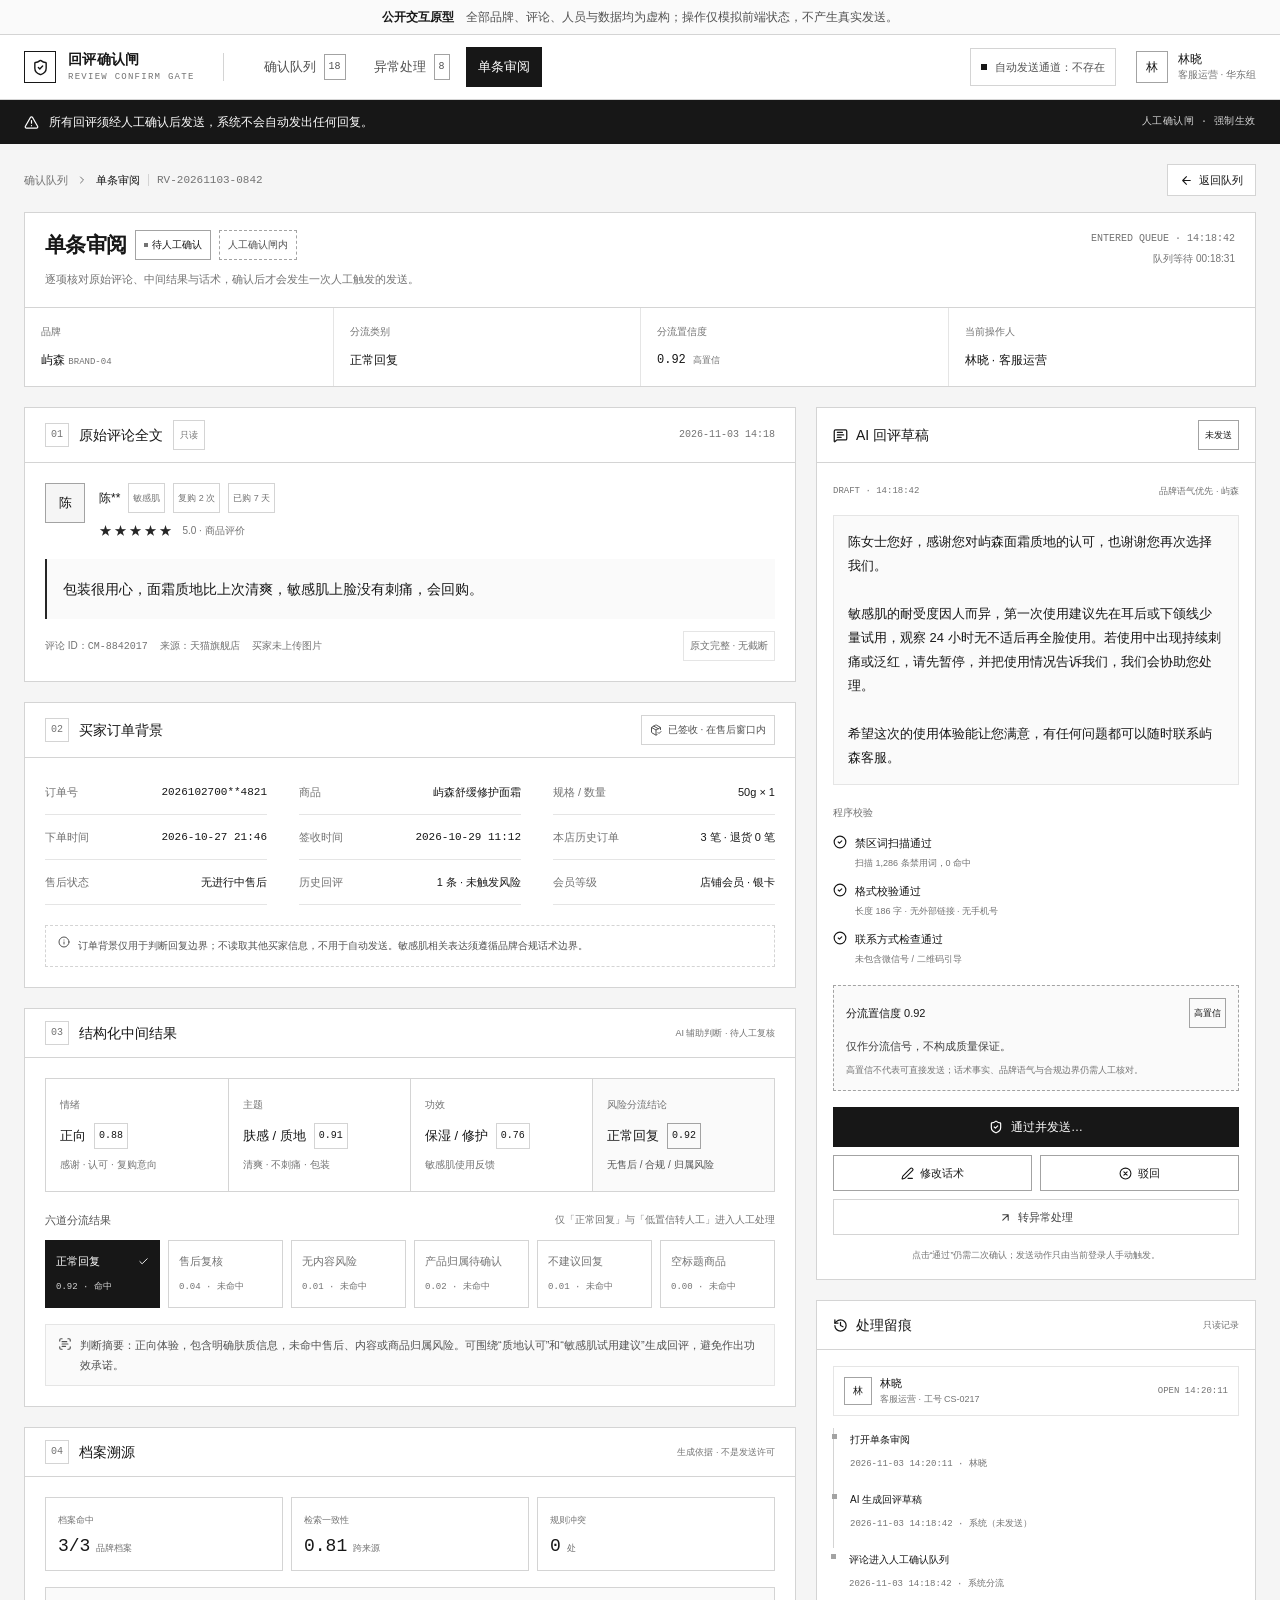
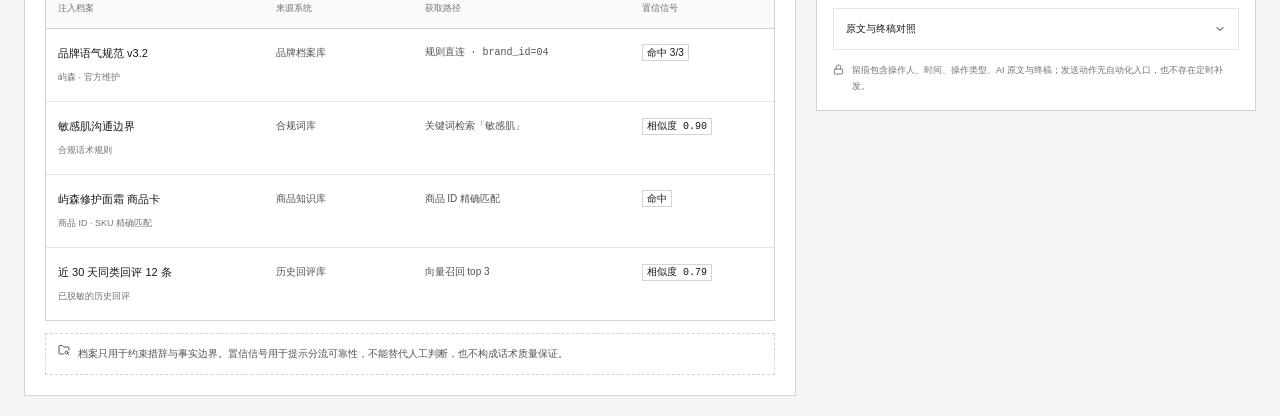
<file: review.html>
<!DOCTYPE html>

<html lang="zh-CN">
<head>
<meta charset="utf-8"/>
<meta content="width=device-width, initial-scale=1.0" name="viewport"/>
<title>单条审阅 · 回评确认闸</title>
<style>
    html { scrollbar-width: none; }
    body { scrollbar-width: none; }
    body::-webkit-scrollbar { display: none; }
    .mono { font-family: ui-monospace, SFMono-Regular, Menlo, Consolas, "Liberation Mono", monospace; }
    .wire-dots {
      background-image: radial-gradient(circle, #d4d4d4 0.5px, transparent 0.5px);
      background-size: 12px 12px;
    }
    .hatch {
      background-image: repeating-linear-gradient(135deg, #fafafa, #fafafa 7px, #f1f1f1 7px, #f1f1f1 8px);
    }
    details > summary { list-style: none; }
    details > summary::-webkit-details-marker { display: none; }
    input[type="checkbox"] { accent-color: #171717; }
    [hidden] { display: none !important; }
  </style>
<link href="assets/prototype.css" rel="stylesheet"/><meta content="回评 Agent 人工确认闸四屏交互原型，使用合成数据演示，不产生真实发送。" name="description"/><link href="assets/favicon.svg" rel="icon" type="image/svg+xml"/></head>
<body class="min-h-screen bg-neutral-100 text-neutral-900 antialiased text-[13px] leading-6"><div class="demo-notice" role="note">
<strong>公开交互原型</strong>
<span>全部品牌、评论、人员与数据均为虚构；操作仅模拟前端状态，不产生真实发送。</span>
</div>
<header class="bg-white border-b border-neutral-300">
<div class="max-w-[1560px] mx-auto px-6 h-16 flex items-center justify-between gap-8">
<div class="flex items-center gap-7 min-w-0">
<a class="flex items-center gap-3 shrink-0" href="queue.html">
<span class="w-8 h-8 border border-neutral-900 flex items-center justify-center">
<svg aria-hidden="true" class="lucide lucide-shield-check text-[17px]" fill="none" focusable="false" height="1em" stroke="currentColor" stroke-linecap="round" stroke-linejoin="round" stroke-width="2" viewbox="0 0 24 24" width="1em" xmlns="http://www.w3.org/2000/svg"><g fill="none" stroke="currentColor" stroke-linecap="round" stroke-linejoin="round" stroke-width="2"><path d="M20 13c0 5-3.5 7.5-7.66 8.95a1 1 0 0 1-.67-.01C7.5 20.5 4 18 4 13V6a1 1 0 0 1 1-1c2 0 4.5-1.2 6.24-2.72a1.17 1.17 0 0 1 1.52 0C14.51 3.81 17 5 19 5a1 1 0 0 1 1 1z"></path><path d="m9 12l2 2l4-4"></path></g></svg>
</span>
<span>
<span class="block text-[14px] font-semibold tracking-wide leading-5">回评确认闸</span>
<span class="block text-[9px] text-neutral-500 mono tracking-[0.14em] leading-4">REVIEW CONFIRM GATE</span>
</span>
</a>
<span class="h-7 w-px bg-neutral-300"></span>
<nav class="flex items-center gap-1 text-[13px]">
<a class="px-3 py-2 text-neutral-600 hover:bg-neutral-100 flex items-center gap-2" href="queue.html">
            确认队列
            <span class="mono text-[10px] border border-neutral-400 px-1">18</span>
</a>
<a class="px-3 py-2 text-neutral-600 hover:bg-neutral-100 flex items-center gap-2" href="exceptions.html">
            异常处理
            <span class="mono text-[10px] border border-neutral-400 px-1">8</span>
</a>
<span class="px-3 py-2 bg-neutral-900 text-white">单条审阅</span>
</nav>
</div>
<div class="flex items-center gap-5 shrink-0">
<div class="hidden xl:flex items-center gap-2 border border-neutral-300 px-2.5 py-1.5 text-[11px] text-neutral-600">
<span class="w-1.5 h-1.5 bg-neutral-900"></span>
          自动发送通道：不存在
        </div>
<div class="flex items-center gap-2.5">
<span class="w-8 h-8 border border-neutral-400 flex items-center justify-center text-[12px] font-medium">林</span>
<span class="leading-4">
<span class="block text-[12px] font-medium">林晓</span>
<span class="block text-[10px] text-neutral-500">客服运营 · 华东组</span>
</span>
</div>
</div>
</div>
</header>
<div class="bg-neutral-900 text-white text-[12px]">
<div class="max-w-[1560px] mx-auto px-6 py-2.5 flex flex-wrap items-center justify-between gap-2">
<div class="flex items-center gap-2.5">
<svg aria-hidden="true" class="lucide lucide-triangle-alert text-[15px]" fill="none" focusable="false" height="1em" stroke="currentColor" stroke-linecap="round" stroke-linejoin="round" stroke-width="2" viewbox="0 0 24 24" width="1em" xmlns="http://www.w3.org/2000/svg"><path d="m21.73 18l-8-14a2 2 0 0 0-3.48 0l-8 14A2 2 0 0 0 4 21h16a2 2 0 0 0 1.73-3M12 9v4m0 4h.01" fill="none" stroke="currentColor" stroke-linecap="round" stroke-linejoin="round" stroke-width="2"></path></svg>
<span>所有回评须经人工确认后发送，系统不会自动发出任何回复。</span>
</div>
<span class="mono text-[10px] text-neutral-300 tracking-wider">人工确认闸 · 强制生效</span>
</div>
</div>
<main class="max-w-[1560px] mx-auto px-6 py-5">
<div class="flex flex-wrap items-center justify-between gap-3 mb-4">
<div class="flex items-center gap-2 text-[11px] text-neutral-500">
<a class="hover:text-neutral-900 underline-offset-2 hover:underline" href="queue.html">确认队列</a>
<svg aria-hidden="true" class="lucide lucide-chevron-right text-[12px]" fill="none" focusable="false" height="1em" stroke="currentColor" stroke-linecap="round" stroke-linejoin="round" stroke-width="2" viewbox="0 0 24 24" width="1em" xmlns="http://www.w3.org/2000/svg"><path d="m9 18l6-6l-6-6" fill="none" stroke="currentColor" stroke-linecap="round" stroke-linejoin="round" stroke-width="2"></path></svg>
<span class="text-neutral-900">单条审阅</span>
<span class="w-px h-3 bg-neutral-300"></span>
<span class="mono">RV-20261103-0842</span>
</div>
<a class="inline-flex items-center gap-1.5 h-8 px-3 border border-neutral-300 bg-white hover:bg-neutral-50 text-[11px]" href="queue.html">
<svg aria-hidden="true" class="lucide lucide-arrow-left text-[13px]" fill="none" focusable="false" height="1em" stroke="currentColor" stroke-linecap="round" stroke-linejoin="round" stroke-width="2" viewbox="0 0 24 24" width="1em" xmlns="http://www.w3.org/2000/svg"><path d="m12 19l-7-7l7-7m7 7H5" fill="none" stroke="currentColor" stroke-linecap="round" stroke-linejoin="round" stroke-width="2"></path></svg>
        返回队列
      </a>
</div>
<section class="bg-white border border-neutral-300 mb-5">
<div class="px-5 py-4 flex flex-wrap items-start justify-between gap-4 border-b border-neutral-300">
<div>
<div class="flex flex-wrap items-center gap-2 mb-1.5">
<h1 class="text-[21px] leading-8 font-semibold tracking-tight">单条审阅</h1>
<span class="inline-flex items-center gap-1 border border-neutral-400 px-2 py-0.5 text-[10px]" id="reviewStatus">
<span class="w-1 h-1 bg-neutral-500"></span>待人工确认
            </span>
<span class="border border-dashed border-neutral-400 px-2 py-0.5 text-[10px] text-neutral-600">人工确认闸内</span>
</div>
<p class="text-[11px] text-neutral-500">逐项核对原始评论、中间结果与话术，确认后才会发生一次人工触发的发送。</p>
</div>
<div class="text-right text-[10px] text-neutral-500 leading-5">
<div class="mono">ENTERED QUEUE · 14:18:42</div>
<div>队列等待 00:18:31</div>
</div>
</div>
<div class="grid grid-cols-2 lg:grid-cols-4 divide-x divide-neutral-200">
<div class="px-4 py-3">
<div class="text-[10px] text-neutral-500">品牌</div>
<div class="mt-1 text-[12px] font-medium">屿森 <span class="mono text-[9px] text-neutral-500">BRAND-04</span></div>
</div>
<div class="px-4 py-3">
<div class="text-[10px] text-neutral-500">分流类别</div>
<div class="mt-1 text-[12px] font-medium">正常回复</div>
</div>
<div class="px-4 py-3">
<div class="text-[10px] text-neutral-500">分流置信度</div>
<div class="mt-1 text-[12px] font-medium mono">0.92 <span class="font-sans text-[9px] text-neutral-500">高置信</span></div>
</div>
<div class="px-4 py-3">
<div class="text-[10px] text-neutral-500">当前操作人</div>
<div class="mt-1 text-[12px] font-medium">林晓 · 客服运营</div>
</div>
</div>
</section>
<div class="grid grid-cols-1 xl:grid-cols-[minmax(0,1fr)_440px] gap-5 items-start">
<div class="space-y-5 min-w-0">
<section class="bg-white border border-neutral-300">
<div class="px-5 py-3 border-b border-neutral-300 flex items-center justify-between gap-3">
<div class="flex items-center gap-2.5">
<span class="mono text-[10px] text-neutral-500 border border-neutral-300 w-6 h-6 flex items-center justify-center">01</span>
<h2 class="font-medium text-[14px]">原始评论全文</h2>
<span class="text-[9px] text-neutral-500 border border-neutral-300 px-1.5 py-0.5">只读</span>
</div>
<span class="mono text-[10px] text-neutral-500">2026-11-03 14:18</span>
</div>
<div class="p-5">
<div class="flex items-start gap-3.5">
<div class="w-10 h-10 shrink-0 border border-neutral-400 bg-neutral-100 flex items-center justify-center text-[13px] font-medium">陈</div>
<div class="min-w-0 flex-1">
<div class="flex flex-wrap items-center gap-2">
<span class="text-[12px] font-medium">陈**</span>
<span class="text-[9px] text-neutral-500 border border-neutral-300 px-1 py-0.5">敏感肌</span>
<span class="text-[9px] text-neutral-500 border border-neutral-300 px-1 py-0.5">复购 2 次</span>
<span class="text-[9px] text-neutral-500 border border-neutral-300 px-1 py-0.5">已购 7 天</span>
</div>
<div class="mt-1.5 flex items-center gap-2">
<span class="text-[13px] tracking-[0.16em] text-neutral-800">★★★★★</span>
<span class="text-[10px] text-neutral-500">5.0 · 商品评价</span>
</div>
</div>
</div>
<blockquote class="mt-4 border-l-2 border-neutral-800 bg-neutral-50 px-4 py-4 text-[14px] leading-7 text-neutral-900">
              包装很用心，面霜质地比上次清爽，敏感肌上脸没有刺痛，会回购。
            </blockquote>
<div class="mt-3 flex flex-wrap items-center justify-between gap-2 text-[10px] text-neutral-500">
<div class="flex items-center gap-3">
<span>评论 ID：<span class="mono">CM-8842017</span></span>
<span>来源：天猫旗舰店</span>
<span>买家未上传图片</span>
</div>
<span class="border border-neutral-200 px-1.5 py-0.5">原文完整 · 无截断</span>
</div>
</div>
</section>
<section class="bg-white border border-neutral-300">
<div class="px-5 py-3 border-b border-neutral-300 flex items-center justify-between gap-3">
<div class="flex items-center gap-2.5">
<span class="mono text-[10px] text-neutral-500 border border-neutral-300 w-6 h-6 flex items-center justify-center">02</span>
<h2 class="font-medium text-[14px]">买家订单背景</h2>
</div>
<span class="inline-flex items-center gap-1.5 text-[10px] text-neutral-600 border border-neutral-300 px-2 py-0.5">
<svg aria-hidden="true" class="lucide lucide-package-check text-[12px]" fill="none" focusable="false" height="1em" stroke="currentColor" stroke-linecap="round" stroke-linejoin="round" stroke-width="2" viewbox="0 0 24 24" width="1em" xmlns="http://www.w3.org/2000/svg"><g fill="none" stroke="currentColor" stroke-linecap="round" stroke-linejoin="round" stroke-width="2"><path d="M12 22V12m4 5l2 2l4-4"></path><path d="M21 11.127V8a2 2 0 0 0-1-1.73l-7-4a2 2 0 0 0-2 0l-7 4A2 2 0 0 0 3 8v8a2 2 0 0 0 1 1.729l7 4a2 2 0 0 0 2 .001l1.32-.753"></path><path d="M3.29 7L12 12l8.71-5M7.5 4.27l8.997 5.148"></path></g></svg>
              已签收 · 在售后窗口内
            </span>
</div>
<div class="grid grid-cols-1 sm:grid-cols-2 lg:grid-cols-3 gap-x-8 gap-y-0 p-5 pt-3">
<div class="flex items-start justify-between gap-4 py-2.5 border-b border-neutral-200">
<span class="text-[11px] text-neutral-500">订单号</span>
<span class="mono text-[11px] text-right">2026102700**4821</span>
</div>
<div class="flex items-start justify-between gap-4 py-2.5 border-b border-neutral-200">
<span class="text-[11px] text-neutral-500">商品</span>
<span class="text-[11px] text-right">屿森舒缓修护面霜</span>
</div>
<div class="flex items-start justify-between gap-4 py-2.5 border-b border-neutral-200">
<span class="text-[11px] text-neutral-500">规格 / 数量</span>
<span class="text-[11px] text-right">50g × 1</span>
</div>
<div class="flex items-start justify-between gap-4 py-2.5 border-b border-neutral-200">
<span class="text-[11px] text-neutral-500">下单时间</span>
<span class="text-[11px] text-right mono">2026-10-27 21:46</span>
</div>
<div class="flex items-start justify-between gap-4 py-2.5 border-b border-neutral-200">
<span class="text-[11px] text-neutral-500">签收时间</span>
<span class="text-[11px] text-right mono">2026-10-29 11:12</span>
</div>
<div class="flex items-start justify-between gap-4 py-2.5 border-b border-neutral-200">
<span class="text-[11px] text-neutral-500">本店历史订单</span>
<span class="text-[11px] text-right">3 笔 · 退货 0 笔</span>
</div>
<div class="flex items-start justify-between gap-4 py-2.5 border-b border-neutral-200">
<span class="text-[11px] text-neutral-500">售后状态</span>
<span class="text-[11px] text-right">无进行中售后</span>
</div>
<div class="flex items-start justify-between gap-4 py-2.5 border-b border-neutral-200">
<span class="text-[11px] text-neutral-500">历史回评</span>
<span class="text-[11px] text-right">1 条 · 未触发风险</span>
</div>
<div class="flex items-start justify-between gap-4 py-2.5 border-b border-neutral-200">
<span class="text-[11px] text-neutral-500">会员等级</span>
<span class="text-[11px] text-right">店铺会员 · 银卡</span>
</div>
</div>
<div class="mx-5 mb-5 border border-dashed border-neutral-300 px-3 py-2 text-[10px] text-neutral-600 flex items-start gap-2">
<svg aria-hidden="true" class="lucide lucide-info text-[12px] mt-0.5 shrink-0" fill="none" focusable="false" height="1em" stroke="currentColor" stroke-linecap="round" stroke-linejoin="round" stroke-width="2" viewbox="0 0 24 24" width="1em" xmlns="http://www.w3.org/2000/svg"><g fill="none" stroke="currentColor" stroke-linecap="round" stroke-linejoin="round" stroke-width="2"><circle cx="12" cy="12" r="10"></circle><path d="M12 16v-4m0-4h.01"></path></g></svg>
<span>订单背景仅用于判断回复边界；不读取其他买家信息，不用于自动发送。敏感肌相关表达须遵循品牌合规话术边界。</span>
</div>
</section>
<section class="bg-white border border-neutral-300">
<div class="px-5 py-3 border-b border-neutral-300 flex items-center justify-between gap-3">
<div class="flex items-center gap-2.5">
<span class="mono text-[10px] text-neutral-500 border border-neutral-300 w-6 h-6 flex items-center justify-center">03</span>
<h2 class="font-medium text-[14px]">结构化中间结果</h2>
</div>
<span class="text-[9px] text-neutral-500">AI 辅助判断 · 待人工复核</span>
</div>
<div class="p-5">
<div class="grid grid-cols-2 lg:grid-cols-4 border border-neutral-300 divide-x divide-neutral-300">
<div class="p-3.5">
<div class="text-[10px] text-neutral-500">情绪</div>
<div class="mt-1.5 flex items-center gap-2">
<span class="text-[13px] font-medium">正向</span>
<span class="mono text-[10px] border border-neutral-300 px-1">0.88</span>
</div>
<div class="mt-1 text-[10px] text-neutral-500">感谢 · 认可 · 复购意向</div>
</div>
<div class="p-3.5">
<div class="text-[10px] text-neutral-500">主题</div>
<div class="mt-1.5 flex items-center gap-2">
<span class="text-[13px] font-medium">肤感 / 质地</span>
<span class="mono text-[10px] border border-neutral-300 px-1">0.91</span>
</div>
<div class="mt-1 text-[10px] text-neutral-500">清爽 · 不刺痛 · 包装</div>
</div>
<div class="p-3.5">
<div class="text-[10px] text-neutral-500">功效</div>
<div class="mt-1.5 flex items-center gap-2">
<span class="text-[13px] font-medium">保湿 / 修护</span>
<span class="mono text-[10px] border border-neutral-300 px-1">0.76</span>
</div>
<div class="mt-1 text-[10px] text-neutral-500">敏感肌使用反馈</div>
</div>
<div class="p-3.5 bg-neutral-50">
<div class="text-[10px] text-neutral-500">风险分流结论</div>
<div class="mt-1.5 flex items-center gap-2">
<span class="text-[13px] font-medium">正常回复</span>
<span class="mono text-[10px] border border-neutral-400 px-1">0.92</span>
</div>
<div class="mt-1 text-[10px] text-neutral-600">无售后 / 合规 / 归属风险</div>
</div>
</div>
<div class="mt-4">
<div class="flex items-center justify-between mb-2">
<span class="text-[11px] text-neutral-600">六道分流结果</span>
<span class="text-[10px] text-neutral-500">仅「正常回复」与「低置信转人工」进入人工处理</span>
</div>
<div class="grid grid-cols-2 md:grid-cols-3 xl:grid-cols-6 gap-2">
<div class="border border-neutral-900 bg-neutral-900 text-white px-2.5 py-2">
<div class="flex items-center justify-between gap-1">
<span class="text-[11px]">正常回复</span>
<svg aria-hidden="true" class="lucide lucide-check text-[11px]" fill="none" focusable="false" height="1em" stroke="currentColor" stroke-linecap="round" stroke-linejoin="round" stroke-width="2" viewbox="0 0 24 24" width="1em" xmlns="http://www.w3.org/2000/svg"><path d="M20 6L9 17l-5-5" fill="none" stroke="currentColor" stroke-linecap="round" stroke-linejoin="round" stroke-width="2"></path></svg>
</div>
<div class="mono text-[9px] text-neutral-300 mt-0.5">0.92 · 命中</div>
</div>
<div class="border border-neutral-300 px-2.5 py-2 text-neutral-500">
<div class="text-[11px]">售后复核</div>
<div class="mono text-[9px] mt-0.5">0.04 · 未命中</div>
</div>
<div class="border border-neutral-300 px-2.5 py-2 text-neutral-500">
<div class="text-[11px]">无内容风险</div>
<div class="mono text-[9px] mt-0.5">0.01 · 未命中</div>
</div>
<div class="border border-neutral-300 px-2.5 py-2 text-neutral-500">
<div class="text-[11px]">产品归属待确认</div>
<div class="mono text-[9px] mt-0.5">0.02 · 未命中</div>
</div>
<div class="border border-neutral-300 px-2.5 py-2 text-neutral-500">
<div class="text-[11px]">不建议回复</div>
<div class="mono text-[9px] mt-0.5">0.01 · 未命中</div>
</div>
<div class="border border-neutral-300 px-2.5 py-2 text-neutral-500">
<div class="text-[11px]">空标题商品</div>
<div class="mono text-[9px] mt-0.5">0.00 · 未命中</div>
</div>
</div>
</div>
<div class="mt-4 flex items-start gap-2 bg-neutral-50 border border-neutral-200 px-3 py-2.5">
<svg aria-hidden="true" class="lucide lucide-scan-text text-[14px] mt-0.5 shrink-0 text-neutral-600" fill="none" focusable="false" height="1em" stroke="currentColor" stroke-linecap="round" stroke-linejoin="round" stroke-width="2" viewbox="0 0 24 24" width="1em" xmlns="http://www.w3.org/2000/svg"><path d="M3 7V5a2 2 0 0 1 2-2h2m10 0h2a2 2 0 0 1 2 2v2m0 10v2a2 2 0 0 1-2 2h-2M7 21H5a2 2 0 0 1-2-2v-2m4-9h8m-8 4h10M7 16h6" fill="none" stroke="currentColor" stroke-linecap="round" stroke-linejoin="round" stroke-width="2"></path></svg>
<p class="text-[11px] text-neutral-600 leading-5">判断摘要：正向体验，包含明确肤质信息，未命中售后、内容或商品归属风险。可围绕“质地认可”和“敏感肌试用建议”生成回评，避免作出功效承诺。</p>
</div>
</div>
</section>
<section class="bg-white border border-neutral-300">
<div class="px-5 py-3 border-b border-neutral-300 flex items-center justify-between gap-3">
<div class="flex items-center gap-2.5">
<span class="mono text-[10px] text-neutral-500 border border-neutral-300 w-6 h-6 flex items-center justify-center">04</span>
<h2 class="font-medium text-[14px]">档案溯源</h2>
</div>
<span class="text-[9px] text-neutral-500">生成依据 · 不是发送许可</span>
</div>
<div class="p-5">
<div class="grid grid-cols-1 sm:grid-cols-3 gap-2 mb-4">
<div class="border border-neutral-300 px-3 py-2.5">
<div class="text-[9px] text-neutral-500">档案命中</div>
<div class="mt-0.5 flex items-baseline gap-1.5">
<span class="mono text-[18px] font-medium">3/3</span>
<span class="text-[9px] text-neutral-500">品牌档案</span>
</div>
</div>
<div class="border border-neutral-300 px-3 py-2.5">
<div class="text-[9px] text-neutral-500">检索一致性</div>
<div class="mt-0.5 flex items-baseline gap-1.5">
<span class="mono text-[18px] font-medium">0.81</span>
<span class="text-[9px] text-neutral-500">跨来源</span>
</div>
</div>
<div class="border border-neutral-300 px-3 py-2.5">
<div class="text-[9px] text-neutral-500">规则冲突</div>
<div class="mt-0.5 flex items-baseline gap-1.5">
<span class="mono text-[18px] font-medium">0</span>
<span class="text-[9px] text-neutral-500">处</span>
</div>
</div>
</div>
<div class="border border-neutral-300">
<div class="hidden md:grid grid-cols-[1.2fr_0.8fr_1.2fr_0.7fr] gap-3 px-3 py-2 bg-neutral-50 border-b border-neutral-300 text-[9px] text-neutral-500">
<span>注入档案</span>
<span>来源系统</span>
<span>获取路径</span>
<span>置信信号</span>
</div>
<div class="divide-y divide-neutral-200">
<div class="grid grid-cols-1 md:grid-cols-[1.2fr_0.8fr_1.2fr_0.7fr] gap-1.5 md:gap-3 px-3 py-3">
<div>
<div class="text-[11px] font-medium">品牌语气规范 v3.2</div>
<div class="text-[9px] text-neutral-500">屿森 · 官方维护</div>
</div>
<div class="text-[10px] text-neutral-600">品牌档案库</div>
<div class="text-[10px] text-neutral-600 mono">规则直连 · brand_id=04</div>
<div class="text-[10px]"><span class="border border-neutral-300 px-1 py-0.5">命中 3/3</span></div>
</div>
<div class="grid grid-cols-1 md:grid-cols-[1.2fr_0.8fr_1.2fr_0.7fr] gap-1.5 md:gap-3 px-3 py-3">
<div>
<div class="text-[11px] font-medium">敏感肌沟通边界</div>
<div class="text-[9px] text-neutral-500">合规话术规则</div>
</div>
<div class="text-[10px] text-neutral-600">合规词库</div>
<div class="text-[10px] text-neutral-600">关键词检索「敏感肌」</div>
<div class="text-[10px]"><span class="border border-neutral-300 px-1 py-0.5 mono">相似度 0.90</span></div>
</div>
<div class="grid grid-cols-1 md:grid-cols-[1.2fr_0.8fr_1.2fr_0.7fr] gap-1.5 md:gap-3 px-3 py-3">
<div>
<div class="text-[11px] font-medium">屿森修护面霜 商品卡</div>
<div class="text-[9px] text-neutral-500">商品 ID · SKU 精确匹配</div>
</div>
<div class="text-[10px] text-neutral-600">商品知识库</div>
<div class="text-[10px] text-neutral-600">商品 ID 精确匹配</div>
<div class="text-[10px]"><span class="border border-neutral-300 px-1 py-0.5">命中</span></div>
</div>
<div class="grid grid-cols-1 md:grid-cols-[1.2fr_0.8fr_1.2fr_0.7fr] gap-1.5 md:gap-3 px-3 py-3">
<div>
<div class="text-[11px] font-medium">近 30 天同类回评 12 条</div>
<div class="text-[9px] text-neutral-500">已脱敏的历史回评</div>
</div>
<div class="text-[10px] text-neutral-600">历史回评库</div>
<div class="text-[10px] text-neutral-600">向量召回 top 3</div>
<div class="text-[10px]"><span class="border border-neutral-300 px-1 py-0.5 mono">相似度 0.79</span></div>
</div>
</div>
</div>
<div class="mt-3 border border-dashed border-neutral-300 px-3 py-2 text-[10px] text-neutral-600 flex items-start gap-2">
<svg aria-hidden="true" class="lucide lucide-folder-search text-[12px] mt-0.5 shrink-0" fill="none" focusable="false" height="1em" stroke="currentColor" stroke-linecap="round" stroke-linejoin="round" stroke-width="2" viewbox="0 0 24 24" width="1em" xmlns="http://www.w3.org/2000/svg"><g fill="none" stroke="currentColor" stroke-linecap="round" stroke-linejoin="round" stroke-width="2"><path d="M10.7 20H4a2 2 0 0 1-2-2V5a2 2 0 0 1 2-2h3.9a2 2 0 0 1 1.69.9l.81 1.2a2 2 0 0 0 1.67.9H20a2 2 0 0 1 2 2v4.1M21 21l-1.9-1.9"></path><circle cx="17" cy="17" r="3"></circle></g></svg>
<span>档案只用于约束措辞与事实边界。置信信号用于提示分流可靠性，不能替代人工判断，也不构成话术质量保证。</span>
</div>
</div>
</section>
</div>
<aside class="space-y-5 min-w-0 xl:sticky xl:top-5">
<section class="bg-white border border-neutral-300">
<div class="px-4 py-3 border-b border-neutral-300 flex items-center justify-between gap-2">
<div class="flex items-center gap-2">
<svg aria-hidden="true" class="lucide lucide-message-square-text text-[15px]" fill="none" focusable="false" height="1em" stroke="currentColor" stroke-linecap="round" stroke-linejoin="round" stroke-width="2" viewbox="0 0 24 24" width="1em" xmlns="http://www.w3.org/2000/svg"><path d="M22 17a2 2 0 0 1-2 2H6.828a2 2 0 0 0-1.414.586l-2.202 2.202A.71.71 0 0 1 2 21.286V5a2 2 0 0 1 2-2h16a2 2 0 0 1 2 2zM7 11h10M7 15h6M7 7h8" fill="none" stroke="currentColor" stroke-linecap="round" stroke-linejoin="round" stroke-width="2"></path></svg>
<h2 class="font-medium text-[14px]">AI 回评草稿</h2>
</div>
<span class="text-[9px] border border-neutral-400 px-1.5 py-0.5">未发送</span>
</div>
<div class="p-4">
<div class="flex flex-wrap items-center justify-between gap-2 text-[9px] text-neutral-500 mb-3">
<span class="mono">DRAFT · 14:18:42</span>
<span>品牌语气优先 · 屿森</span>
</div>
<div class="text-[13px] leading-6 whitespace-pre-line border border-neutral-200 bg-neutral-50 p-3.5" id="scriptView">陈女士您好，感谢您对屿森面霜质地的认可，也谢谢您再次选择我们。

敏感肌的耐受度因人而异，第一次使用建议先在耳后或下颌线少量试用，观察 24 小时无不适后再全脸使用。若使用中出现持续刺痛或泛红，请先暂停，并把使用情况告诉我们，我们会协助您处理。

希望这次的使用体验能让您满意，有任何问题都可以随时联系屿森客服。</div>
<div class="hidden" id="editorWrap">
<label class="block text-[10px] text-neutral-500 mb-1.5" for="scriptEditor">编辑回评话术（保存后写入修改痕迹）</label>
<textarea class="w-full min-h-[220px] border border-neutral-900 bg-white p-3 text-[13px] leading-6 focus:outline-none resize-y" id="scriptEditor"></textarea>
<div class="mt-2 flex items-center justify-between gap-2">
<span class="text-[10px] text-neutral-500" id="editHint">修改会记录操作人、时间和前后对照。</span>
<div class="flex items-center gap-2">
<button class="h-8 px-3 border border-neutral-300 bg-white text-[11px] hover:bg-neutral-50" id="cancelEdit" type="button">取消</button>
<button class="h-8 px-3 border border-neutral-900 bg-neutral-900 text-white text-[11px] hover:bg-neutral-700" id="saveEdit" type="button">保存修改并留痕</button>
</div>
</div>
</div>
<div class="hidden mt-3 border border-neutral-300 bg-white px-3 py-2 text-[10px] text-neutral-600 flex items-center gap-2" id="editedNote">
<svg aria-hidden="true" class="lucide lucide-pen-line text-[12px]" fill="none" focusable="false" height="1em" stroke="currentColor" stroke-linecap="round" stroke-linejoin="round" stroke-width="2" viewbox="0 0 24 24" width="1em" xmlns="http://www.w3.org/2000/svg"><path d="M13 21h8m.174-14.188a1 1 0 0 0-3.986-3.987L3.842 16.174a2 2 0 0 0-.5.83l-1.321 4.352a.5.5 0 0 0 .623.622l4.353-1.32a2 2 0 0 0 .83-.497z" fill="none" stroke="currentColor" stroke-linecap="round" stroke-linejoin="round" stroke-width="2"></path></svg>
<span>已修改 1 版 · 操作人 林晓 · 修改已留痕</span>
</div>
<div class="mt-4">
<div class="text-[10px] text-neutral-500 mb-2">程序校验</div>
<div class="space-y-2">
<div class="flex items-start gap-2">
<svg aria-hidden="true" class="lucide lucide-circle-check text-[14px] mt-0.5" fill="none" focusable="false" height="1em" stroke="currentColor" stroke-linecap="round" stroke-linejoin="round" stroke-width="2" viewbox="0 0 24 24" width="1em" xmlns="http://www.w3.org/2000/svg"><g fill="none" stroke="currentColor" stroke-linecap="round" stroke-linejoin="round" stroke-width="2"><circle cx="12" cy="12" r="10"></circle><path d="m9 12l2 2l4-4"></path></g></svg>
<div class="leading-5">
<div class="text-[11px]">禁区词扫描通过</div>
<div class="text-[9px] text-neutral-500">扫描 1,286 条禁用词，0 命中</div>
</div>
</div>
<div class="flex items-start gap-2">
<svg aria-hidden="true" class="lucide lucide-circle-check text-[14px] mt-0.5" fill="none" focusable="false" height="1em" stroke="currentColor" stroke-linecap="round" stroke-linejoin="round" stroke-width="2" viewbox="0 0 24 24" width="1em" xmlns="http://www.w3.org/2000/svg"><g fill="none" stroke="currentColor" stroke-linecap="round" stroke-linejoin="round" stroke-width="2"><circle cx="12" cy="12" r="10"></circle><path d="m9 12l2 2l4-4"></path></g></svg>
<div class="leading-5">
<div class="text-[11px]">格式校验通过</div>
<div class="text-[9px] text-neutral-500">长度 186 字 · 无外部链接 · 无手机号</div>
</div>
</div>
<div class="flex items-start gap-2">
<svg aria-hidden="true" class="lucide lucide-circle-check text-[14px] mt-0.5" fill="none" focusable="false" height="1em" stroke="currentColor" stroke-linecap="round" stroke-linejoin="round" stroke-width="2" viewbox="0 0 24 24" width="1em" xmlns="http://www.w3.org/2000/svg"><g fill="none" stroke="currentColor" stroke-linecap="round" stroke-linejoin="round" stroke-width="2"><circle cx="12" cy="12" r="10"></circle><path d="m9 12l2 2l4-4"></path></g></svg>
<div class="leading-5">
<div class="text-[11px]">联系方式检查通过</div>
<div class="text-[9px] text-neutral-500">未包含微信号 / 二维码引导</div>
</div>
</div>
</div>
</div>
<div class="mt-4 border border-dashed border-neutral-400 bg-neutral-50 p-3">
<div class="flex items-center justify-between gap-2">
<span class="text-[11px] font-medium">分流置信度 0.92</span>
<span class="text-[9px] border border-neutral-400 px-1 py-0.5">高置信</span>
</div>
<p class="mt-1.5 text-[11px] text-neutral-700">仅作分流信号，不构成质量保证。</p>
<p class="mt-1 text-[9px] text-neutral-500 leading-4">高置信不代表可直接发送；话术事实、品牌语气与合规边界仍需人工核对。</p>
</div>
<div class="mt-4 space-y-2" id="workActions">
<button class="w-full h-10 bg-neutral-900 text-white border border-neutral-900 text-[12px] font-medium hover:bg-neutral-700 inline-flex items-center justify-center gap-2" id="approveBtn" type="button">
<svg aria-hidden="true" class="lucide lucide-shield-check text-[14px]" fill="none" focusable="false" height="1em" stroke="currentColor" stroke-linecap="round" stroke-linejoin="round" stroke-width="2" viewbox="0 0 24 24" width="1em" xmlns="http://www.w3.org/2000/svg"><g fill="none" stroke="currentColor" stroke-linecap="round" stroke-linejoin="round" stroke-width="2"><path d="M20 13c0 5-3.5 7.5-7.66 8.95a1 1 0 0 1-.67-.01C7.5 20.5 4 18 4 13V6a1 1 0 0 1 1-1c2 0 4.5-1.2 6.24-2.72a1.17 1.17 0 0 1 1.52 0C14.51 3.81 17 5 19 5a1 1 0 0 1 1 1z"></path><path d="m9 12l2 2l4-4"></path></g></svg>
                通过并发送…
              </button>
<div class="grid grid-cols-2 gap-2">
<button class="h-9 border border-neutral-400 bg-white text-[11px] hover:bg-neutral-50 inline-flex items-center justify-center gap-1.5" id="editBtn" type="button">
<svg aria-hidden="true" class="lucide lucide-pen-line text-[13px]" fill="none" focusable="false" height="1em" stroke="currentColor" stroke-linecap="round" stroke-linejoin="round" stroke-width="2" viewbox="0 0 24 24" width="1em" xmlns="http://www.w3.org/2000/svg"><path d="M13 21h8m.174-14.188a1 1 0 0 0-3.986-3.987L3.842 16.174a2 2 0 0 0-.5.83l-1.321 4.352a.5.5 0 0 0 .623.622l4.353-1.32a2 2 0 0 0 .83-.497z" fill="none" stroke="currentColor" stroke-linecap="round" stroke-linejoin="round" stroke-width="2"></path></svg>
                  修改话术
                </button>
<button class="h-9 border border-neutral-400 bg-white text-[11px] hover:bg-neutral-50 inline-flex items-center justify-center gap-1.5" id="rejectBtn" type="button">
<svg aria-hidden="true" class="lucide lucide-circle-x text-[13px]" fill="none" focusable="false" height="1em" stroke="currentColor" stroke-linecap="round" stroke-linejoin="round" stroke-width="2" viewbox="0 0 24 24" width="1em" xmlns="http://www.w3.org/2000/svg"><g fill="none" stroke="currentColor" stroke-linecap="round" stroke-linejoin="round" stroke-width="2"><circle cx="12" cy="12" r="10"></circle><path d="m15 9l-6 6m0-6l6 6"></path></g></svg>
                  驳回
                </button>
</div>
<a class="w-full h-9 border border-neutral-300 bg-white text-[11px] text-neutral-700 hover:bg-neutral-50 inline-flex items-center justify-center gap-1.5" href="exceptions.html">
<svg aria-hidden="true" class="lucide lucide-arrow-up-right text-[13px]" fill="none" focusable="false" height="1em" stroke="currentColor" stroke-linecap="round" stroke-linejoin="round" stroke-width="2" viewbox="0 0 24 24" width="1em" xmlns="http://www.w3.org/2000/svg"><path d="M7 7h10v10M7 17L17 7" fill="none" stroke="currentColor" stroke-linecap="round" stroke-linejoin="round" stroke-width="2"></path></svg>
                转异常处理
              </a>
<p class="text-[9px] text-neutral-500 leading-4 text-center pt-1">点击“通过”仍需二次确认；发送动作只由当前登录人手动触发。</p>
</div>
<div class="hidden mt-4 border border-neutral-400 bg-neutral-50 p-3" id="rejectPanel">
<div class="text-[11px] font-medium mb-2">驳回原因（必选）</div>
<select class="w-full h-8 border border-neutral-300 bg-white px-2 text-[11px] focus:outline-none focus:border-neutral-900" id="rejectReason">
<option value="">请选择驳回原因</option>
<option value="风格不符">风格不符</option>
<option value="事实错误">事实错误</option>
<option value="合规存疑">合规存疑</option>
<option value="其他">其他（需备注）</option>
</select>
<textarea class="mt-2 w-full h-16 border border-neutral-300 bg-white p-2 text-[11px] focus:outline-none focus:border-neutral-900 resize-none" id="rejectNote" placeholder="补充说明（可选，最多 200 字）"></textarea>
<div class="mt-2 flex items-center justify-between gap-2">
<button class="h-8 px-3 border border-neutral-300 bg-white text-[11px]" id="cancelReject" type="button">取消</button>
<button class="h-8 px-3 border border-neutral-300 bg-neutral-200 text-neutral-400 text-[11px] cursor-not-allowed" disabled="" id="confirmReject" type="button">确认驳回（不发送）</button>
</div>
<p class="mt-2 text-[9px] text-neutral-500">驳回后不会发送任何内容，原因与操作人将写入留痕；驳回原因将进入驳回原因分布统计，用于迭代话术与闸口规则。</p>
</div>
<div class="hidden mt-4 border border-neutral-900 bg-neutral-900 text-white p-3" id="finalState">
<div class="flex items-start gap-2">
<svg aria-hidden="true" class="lucide lucide-circle-check text-[16px] mt-0.5" fill="none" focusable="false" height="1em" id="finalStateIcon" stroke="currentColor" stroke-linecap="round" stroke-linejoin="round" stroke-width="2" viewbox="0 0 24 24" width="1em" xmlns="http://www.w3.org/2000/svg"><g fill="none" stroke="currentColor" stroke-linecap="round" stroke-linejoin="round" stroke-width="2"><circle cx="12" cy="12" r="10"></circle><path d="m9 12l2 2l4-4"></path></g></svg>
<div>
<div class="text-[11px] font-medium" id="finalStateTitle">已发送（人工确认）</div>
<p class="text-[10px] text-neutral-300 mt-1 leading-4" id="finalStateNote">林晓 · 2026-11-03 14:36 · 发送动作由人工手动触发，系统无自动发送路径。</p>
</div>
</div>
</div>
</div>
</section>
<section class="bg-white border border-neutral-300">
<div class="px-4 py-3 border-b border-neutral-300 flex items-center justify-between gap-2">
<div class="flex items-center gap-2">
<svg aria-hidden="true" class="lucide lucide-history text-[15px]" fill="none" focusable="false" height="1em" stroke="currentColor" stroke-linecap="round" stroke-linejoin="round" stroke-width="2" viewbox="0 0 24 24" width="1em" xmlns="http://www.w3.org/2000/svg"><g fill="none" stroke="currentColor" stroke-linecap="round" stroke-linejoin="round" stroke-width="2"><path d="M3 12a9 9 0 1 0 9-9a9.75 9.75 0 0 0-6.74 2.74L3 8"></path><path d="M3 3v5h5m4-1v5l4 2"></path></g></svg>
<h2 class="font-medium text-[14px]">处理留痕</h2>
</div>
<span class="text-[9px] text-neutral-500">只读记录</span>
</div>
<div class="p-4">
<div class="flex items-center justify-between gap-3 border border-neutral-200 px-2.5 py-2">
<div class="flex items-center gap-2">
<span class="w-7 h-7 border border-neutral-400 flex items-center justify-center text-[10px]">林</span>
<div class="leading-4">
<div class="text-[11px]">林晓</div>
<div class="text-[9px] text-neutral-500">客服运营 · 工号 CS-0217</div>
</div>
</div>
<span class="text-[9px] text-neutral-500 mono">OPEN 14:20:11</span>
</div>
<ol class="mt-3 space-y-0" id="traceList">
<li class="relative pl-4 pb-3 border-l border-neutral-300">
<span class="absolute left-[-2.5px] top-1.5 w-[5px] h-[5px] bg-neutral-400"></span>
<div class="text-[10px] text-neutral-900">打开单条审阅</div>
<div class="text-[9px] text-neutral-500 mono">2026-11-03 14:20:11 · 林晓</div>
</li>
<li class="relative pl-4 pb-3 border-l border-neutral-300">
<span class="absolute left-[-2.5px] top-1.5 w-[5px] h-[5px] bg-neutral-400"></span>
<div class="text-[10px] text-neutral-900">AI 生成回评草稿</div>
<div class="text-[9px] text-neutral-500 mono">2026-11-03 14:18:42 · 系统（未发送）</div>
</li>
<li class="relative pl-4">
<span class="absolute left-[-2.5px] top-1.5 w-[5px] h-[5px] bg-neutral-400"></span>
<div class="text-[10px] text-neutral-900">评论进入人工确认队列</div>
<div class="text-[9px] text-neutral-500 mono">2026-11-03 14:18:42 · 系统分流</div>
</li>
</ol>
<details class="mt-3 border border-neutral-200">
<summary class="cursor-pointer px-3 py-2 text-[10px] flex items-center justify-between gap-2 hover:bg-neutral-50">
<span>原文与终稿对照</span>
<svg aria-hidden="true" class="lucide lucide-chevron-down text-[12px]" fill="none" focusable="false" height="1em" stroke="currentColor" stroke-linecap="round" stroke-linejoin="round" stroke-width="2" viewbox="0 0 24 24" width="1em" xmlns="http://www.w3.org/2000/svg"><path d="m6 9l6 6l6-6" fill="none" stroke="currentColor" stroke-linecap="round" stroke-linejoin="round" stroke-width="2"></path></svg>
</summary>
<div class="border-t border-neutral-200 p-3 space-y-3">
<div>
<div class="text-[9px] text-neutral-500 mb-1">AI 原文</div>
<div class="text-[10px] leading-5 whitespace-pre-line border-l-2 border-neutral-300 pl-2 text-neutral-600">陈女士您好，感谢您对屿森面霜质地的认可，也谢谢您再次选择我们。

敏感肌的耐受度因人而异，第一次使用建议先在耳后或下颌线少量试用，观察 24 小时无不适后再全脸使用。若使用中出现持续刺痛或泛红，请先暂停，并把使用情况告诉我们，我们会协助您处理。

希望这次的使用体验能让您满意，有任何问题都可以随时联系屿森客服。</div>
</div>
<div>
<div class="flex items-center justify-between gap-2 mb-1">
<span class="text-[9px] text-neutral-500">当前终稿</span>
<span class="text-[9px] text-neutral-500" id="diffMeta">尚未修改 · 与原文一致</span>
</div>
<div class="text-[10px] leading-5 whitespace-pre-line border-l-2 border-neutral-800 pl-2" id="finalCopy">陈女士您好，感谢您对屿森面霜质地的认可，也谢谢您再次选择我们。

敏感肌的耐受度因人而异，第一次使用建议先在耳后或下颌线少量试用，观察 24 小时无不适后再全脸使用。若使用中出现持续刺痛或泛红，请先暂停，并把使用情况告诉我们，我们会协助您处理。

希望这次的使用体验能让您满意，有任何问题都可以随时联系屿森客服。</div>
</div>
</div>
</details>
<div class="mt-3 flex items-start gap-2 text-[9px] text-neutral-500 leading-4">
<svg aria-hidden="true" class="lucide lucide-lock text-[11px] mt-0.5 shrink-0" fill="none" focusable="false" height="1em" stroke="currentColor" stroke-linecap="round" stroke-linejoin="round" stroke-width="2" viewbox="0 0 24 24" width="1em" xmlns="http://www.w3.org/2000/svg"><g fill="none" stroke="currentColor" stroke-linecap="round" stroke-linejoin="round" stroke-width="2"><rect height="11" rx="2" ry="2" width="18" x="3" y="11"></rect><path d="M7 11V7a5 5 0 0 1 10 0v4"></path></g></svg>
<span>留痕包含操作人、时间、操作类型、AI 原文与终稿；发送动作无自动化入口，也不存在定时补发。</span>
</div>
</div>
</section>
</aside>
</div>
</main>
<div class="hidden fixed inset-0 z-50 bg-neutral-900/50 p-4 items-center justify-center" id="approveOverlay">
<div aria-labelledby="approveTitle" aria-modal="true" class="bg-white border border-neutral-500 w-full max-w-[520px] shadow-2xl" role="dialog">
<div class="px-5 py-3.5 border-b border-neutral-300 flex items-start justify-between gap-3">
<div>
<div class="text-[9px] text-neutral-500 mono tracking-wider mb-0.5">SINGLE SEND CHECK</div>
<h2 class="text-[16px] font-semibold" id="approveTitle">单条回评发送前确认</h2>
</div>
<button aria-label="关闭确认弹窗" class="w-8 h-8 border border-neutral-300 flex items-center justify-center hover:bg-neutral-100" id="closeApprove" type="button">
<svg aria-hidden="true" class="lucide lucide-x text-[15px]" fill="none" focusable="false" height="1em" stroke="currentColor" stroke-linecap="round" stroke-linejoin="round" stroke-width="2" viewbox="0 0 24 24" width="1em" xmlns="http://www.w3.org/2000/svg"><path d="M18 6L6 18M6 6l12 12" fill="none" stroke="currentColor" stroke-linecap="round" stroke-linejoin="round" stroke-width="2"></path></svg>
</button>
</div>
<div class="p-5">
<div class="border border-neutral-300 divide-y divide-neutral-200 text-[11px]">
<div class="flex items-center justify-between px-3 py-2">
<span class="text-neutral-500">评论条目</span>
<span class="mono">RV-20261103-0842</span>
</div>
<div class="flex items-center justify-between px-3 py-2">
<span class="text-neutral-500">品牌 / 分流</span>
<span>屿森 · 正常回复</span>
</div>
<div class="flex items-center justify-between px-3 py-2">
<span class="text-neutral-500">分流置信度</span>
<span class="mono">0.92（仅分流信号）</span>
</div>
</div>
<div class="mt-4 border border-neutral-900 bg-neutral-900 text-white p-3.5">
<div class="flex items-start gap-2">
<svg aria-hidden="true" class="lucide lucide-triangle-alert text-[15px] mt-0.5 shrink-0" fill="none" focusable="false" height="1em" stroke="currentColor" stroke-linecap="round" stroke-linejoin="round" stroke-width="2" viewbox="0 0 24 24" width="1em" xmlns="http://www.w3.org/2000/svg"><path d="m21.73 18l-8-14a2 2 0 0 0-3.48 0l-8 14A2 2 0 0 0 4 21h16a2 2 0 0 0 1.73-3M12 9v4m0 4h.01" fill="none" stroke="currentColor" stroke-linecap="round" stroke-linejoin="round" stroke-width="2"></path></svg>
<div>
<div class="text-[12px] font-medium">平台不支持撤回已发回评——发送即不可逆</div>
<p class="text-[10px] text-neutral-300 mt-1 leading-4">系统没有任何自动发送路径。本次发送仅由当前登录人手动触发，且只发送当前这一条。</p>
</div>
</div>
</div>
<label class="mt-4 flex items-start gap-2.5 border border-neutral-300 p-3 cursor-pointer hover:bg-neutral-50">
<input class="w-4 h-4 mt-0.5 shrink-0" id="approveCheck" type="checkbox"/>
<span class="text-[11px] leading-5">我已逐字核对回评话术和原始评论，理解发送后不可撤回，并确认由我本人手动触发本次发送。</span>
</label>
<div class="mt-3 text-[9px] text-neutral-500 leading-4">
          留痕将记录：操作人 林晓、发送时间、评论 ID、AI 原文、当前终稿与平台回执。
        </div>
</div>
<div class="px-5 py-3 border-t border-neutral-300 flex items-center justify-between gap-3">
<button class="h-9 px-4 border border-neutral-300 bg-white text-[11px] hover:bg-neutral-50" id="cancelApprove" type="button">取消，不发送</button>
<button class="h-9 px-4 border border-neutral-300 bg-neutral-200 text-neutral-400 text-[11px] cursor-not-allowed inline-flex items-center gap-2" disabled="" id="confirmApprove" type="button">
<svg aria-hidden="true" class="lucide lucide-send text-[13px]" fill="none" focusable="false" height="1em" stroke="currentColor" stroke-linecap="round" stroke-linejoin="round" stroke-width="2" viewbox="0 0 24 24" width="1em" xmlns="http://www.w3.org/2000/svg"><path d="M14.536 21.686a.5.5 0 0 0 .937-.024l6.5-19a.496.496 0 0 0-.635-.635l-19 6.5a.5.5 0 0 0-.024.937l7.93 3.18a2 2 0 0 1 1.112 1.11zm7.318-19.539l-10.94 10.939" fill="none" stroke="currentColor" stroke-linecap="round" stroke-linejoin="round" stroke-width="2"></path></svg>
          确认并发送此条
        </button>
</div>
</div>
</div>
<script>
    const approveOverlay = document.getElementById('approveOverlay');
    const approveCheck = document.getElementById('approveCheck');
    const confirmApprove = document.getElementById('confirmApprove');
    const scriptView = document.getElementById('scriptView');
    const editorWrap = document.getElementById('editorWrap');
    const scriptEditor = document.getElementById('scriptEditor');
    const editedNote = document.getElementById('editedNote');
    const rejectPanel = document.getElementById('rejectPanel');
    const rejectReason = document.getElementById('rejectReason');
    const confirmReject = document.getElementById('confirmReject');
    const traceList = document.getElementById('traceList');
    const workActions = document.getElementById('workActions');
    const finalState = document.getElementById('finalState');
    let editVersion = 0;

    function nowStamp() {
      const now = new Date();
      const hh = String(now.getHours()).padStart(2, '0');
      const mm = String(now.getMinutes()).padStart(2, '0');
      const ss = String(now.getSeconds()).padStart(2, '0');
      return '2026-11-03 ' + hh + ':' + mm + ':' + ss;
    }

    function addTrace(title, detail) {
      const li = document.createElement('li');
      li.className = 'relative pl-4 pb-3 border-l border-neutral-300';
      const dot = document.createElement('span');
      dot.className = 'absolute left-[-2.5px] top-1.5 w-[5px] h-[5px] bg-neutral-900';
      const head = document.createElement('div');
      head.className = 'text-[10px] text-neutral-900';
      head.textContent = title;
      const meta = document.createElement('div');
      meta.className = 'text-[9px] text-neutral-500 mono';
      meta.textContent = nowStamp() + ' · 林晓' + (detail ? ' · ' + detail : '');
      li.appendChild(dot);
      li.appendChild(head);
      li.appendChild(meta);
      traceList.insertBefore(li, traceList.firstChild);
    }

    function openApprove() {
      approveOverlay.dataset.returnFocus = 'approveBtn';
      approveOverlay.classList.remove('hidden');
      approveOverlay.classList.add('flex');
      approveCheck.checked = false;
      syncApproveButton();
      document.getElementById('closeApprove').focus();
    }

    function closeApprove() {
      approveOverlay.classList.add('hidden');
      approveOverlay.classList.remove('flex');
      document.getElementById('approveBtn').focus();
    }

    function syncApproveButton() {
      if (approveCheck.checked) {
        confirmApprove.disabled = false;
        confirmApprove.className = 'h-9 px-4 border border-neutral-900 bg-neutral-900 text-white text-[11px] cursor-pointer hover:bg-neutral-700 inline-flex items-center gap-2';
      } else {
        confirmApprove.disabled = true;
        confirmApprove.className = 'h-9 px-4 border border-neutral-300 bg-neutral-200 text-neutral-400 text-[11px] cursor-not-allowed inline-flex items-center gap-2';
      }
    }

    document.getElementById('approveBtn').addEventListener('click', openApprove);
    document.getElementById('closeApprove').addEventListener('click', closeApprove);
    document.getElementById('cancelApprove').addEventListener('click', closeApprove);
    approveOverlay.addEventListener('click', function (event) {
      if (event.target === approveOverlay) closeApprove();
    });
    document.addEventListener('keydown', function (event) {
      if (event.key === 'Escape' && !approveOverlay.classList.contains('hidden')) closeApprove();
    });
    approveCheck.addEventListener('change', syncApproveButton);

    confirmApprove.addEventListener('click', function () {
      if (!approveCheck.checked) return;
      closeApprove();
      document.getElementById('reviewStatus').innerHTML = '<span class="w-1 h-1 bg-white"></span>已发送 · 人工确认';
      document.getElementById('reviewStatus').className = 'inline-flex items-center gap-1 border border-neutral-900 bg-neutral-900 text-white px-2 py-0.5 text-[10px]';
      workActions.classList.add('hidden');
      finalState.classList.remove('hidden');
      addTrace('通过并发送此条回评', '人工触发 · 平台回执 1/1');
    });

    document.getElementById('editBtn').addEventListener('click', function () {
      scriptEditor.value = scriptView.textContent.trim();
      scriptView.classList.add('hidden');
      editorWrap.classList.remove('hidden');
      editedNote.classList.add('hidden');
      scriptEditor.focus();
    });

    document.getElementById('cancelEdit').addEventListener('click', function () {
      editorWrap.classList.add('hidden');
      scriptView.classList.remove('hidden');
    });

    document.getElementById('saveEdit').addEventListener('click', function () {
      const next = scriptEditor.value.trim();
      const hint = document.getElementById('editHint');
      if (next.length < 20) {
        hint.textContent = '话术过短，至少保留 20 个字符后再保存。';
        hint.className = 'text-[10px] text-neutral-900';
        return;
      }
      editVersion += 1;
      scriptView.textContent = next;
      document.getElementById('finalCopy').textContent = next;
      document.getElementById('diffMeta').textContent = '已修改 ' + editVersion + ' 版 · 终稿已更新';
      scriptView.classList.remove('hidden');
      editorWrap.classList.add('hidden');
      editedNote.classList.remove('hidden');
      addTrace('修改回评话术', '人工修改 ' + editVersion + ' 版 · 原文与终稿已对照');
    });

    document.getElementById('rejectBtn').addEventListener('click', function () {
      rejectPanel.classList.remove('hidden');
      rejectReason.focus();
    });

    document.getElementById('cancelReject').addEventListener('click', function () {
      rejectPanel.classList.add('hidden');
    });

    function syncRejectButton() {
      if (rejectReason.value) {
        confirmReject.disabled = false;
        confirmReject.className = 'h-8 px-3 border border-neutral-900 bg-neutral-900 text-white text-[11px] cursor-pointer hover:bg-neutral-700';
      } else {
        confirmReject.disabled = true;
        confirmReject.className = 'h-8 px-3 border border-neutral-300 bg-neutral-200 text-neutral-400 text-[11px] cursor-not-allowed';
      }
    }

    rejectReason.addEventListener('change', syncRejectButton);

    confirmReject.addEventListener('click', function () {
      if (!rejectReason.value) return;
      rejectPanel.classList.add('hidden');
      workActions.classList.add('hidden');
      document.getElementById('reviewStatus').textContent = '已驳回 · 未发送';
      document.getElementById('reviewStatus').className = 'inline-flex items-center gap-1 border border-neutral-400 border-dashed px-2 py-0.5 text-[10px]';
      document.getElementById('finalStateTitle').textContent = '已驳回 · 未发送任何内容';
      document.getElementById('finalStateNote').textContent = '驳回原因：' + rejectReason.value + ' · 林晓 · 2026-11-03 · 操作已留痕。';
      document.getElementById('finalStateIcon').innerHTML = '<g fill="none" stroke="currentColor" stroke-linecap="round" stroke-linejoin="round" stroke-width="2"><circle cx="12" cy="12" r="10"/><path d="m15 9-6 6"/><path d="m9 9 6 6"/></g>';
      document.getElementById('finalState').classList.remove('hidden');
      addTrace('驳回回评草稿', '原因：' + rejectReason.value + ' · 未发送');
    });

    document.getElementById('approveBtn').addEventListener('click', function () {
      rejectPanel.classList.add('hidden');
    });

    document.getElementById('editBtn').addEventListener('click', function () {
      rejectPanel.classList.add('hidden');
    });
  </script>
</body>
</html>
</file>
<file: assets/prototype.css>
*,:after,:before{--tw-border-spacing-x:0;--tw-border-spacing-y:0;--tw-translate-x:0;--tw-translate-y:0;--tw-rotate:0;--tw-skew-x:0;--tw-skew-y:0;--tw-scale-x:1;--tw-scale-y:1;--tw-pan-x: ;--tw-pan-y: ;--tw-pinch-zoom: ;--tw-scroll-snap-strictness:proximity;--tw-gradient-from-position: ;--tw-gradient-via-position: ;--tw-gradient-to-position: ;--tw-ordinal: ;--tw-slashed-zero: ;--tw-numeric-figure: ;--tw-numeric-spacing: ;--tw-numeric-fraction: ;--tw-ring-inset: ;--tw-ring-offset-width:0px;--tw-ring-offset-color:#fff;--tw-ring-color:rgba(59,130,246,.5);--tw-ring-offset-shadow:0 0 #0000;--tw-ring-shadow:0 0 #0000;--tw-shadow:0 0 #0000;--tw-shadow-colored:0 0 #0000;--tw-blur: ;--tw-brightness: ;--tw-contrast: ;--tw-grayscale: ;--tw-hue-rotate: ;--tw-invert: ;--tw-saturate: ;--tw-sepia: ;--tw-drop-shadow: ;--tw-backdrop-blur: ;--tw-backdrop-brightness: ;--tw-backdrop-contrast: ;--tw-backdrop-grayscale: ;--tw-backdrop-hue-rotate: ;--tw-backdrop-invert: ;--tw-backdrop-opacity: ;--tw-backdrop-saturate: ;--tw-backdrop-sepia: ;--tw-contain-size: ;--tw-contain-layout: ;--tw-contain-paint: ;--tw-contain-style: }::backdrop{--tw-border-spacing-x:0;--tw-border-spacing-y:0;--tw-translate-x:0;--tw-translate-y:0;--tw-rotate:0;--tw-skew-x:0;--tw-skew-y:0;--tw-scale-x:1;--tw-scale-y:1;--tw-pan-x: ;--tw-pan-y: ;--tw-pinch-zoom: ;--tw-scroll-snap-strictness:proximity;--tw-gradient-from-position: ;--tw-gradient-via-position: ;--tw-gradient-to-position: ;--tw-ordinal: ;--tw-slashed-zero: ;--tw-numeric-figure: ;--tw-numeric-spacing: ;--tw-numeric-fraction: ;--tw-ring-inset: ;--tw-ring-offset-width:0px;--tw-ring-offset-color:#fff;--tw-ring-color:rgba(59,130,246,.5);--tw-ring-offset-shadow:0 0 #0000;--tw-ring-shadow:0 0 #0000;--tw-shadow:0 0 #0000;--tw-shadow-colored:0 0 #0000;--tw-blur: ;--tw-brightness: ;--tw-contrast: ;--tw-grayscale: ;--tw-hue-rotate: ;--tw-invert: ;--tw-saturate: ;--tw-sepia: ;--tw-drop-shadow: ;--tw-backdrop-blur: ;--tw-backdrop-brightness: ;--tw-backdrop-contrast: ;--tw-backdrop-grayscale: ;--tw-backdrop-hue-rotate: ;--tw-backdrop-invert: ;--tw-backdrop-opacity: ;--tw-backdrop-saturate: ;--tw-backdrop-sepia: ;--tw-contain-size: ;--tw-contain-layout: ;--tw-contain-paint: ;--tw-contain-style: }/*! tailwindcss v3.4.17 | MIT License | https://tailwindcss.com*/*,:after,:before{box-sizing:border-box;border:0 solid #e5e7eb}:after,:before{--tw-content:""}:host,html{line-height:1.5;-webkit-text-size-adjust:100%;-moz-tab-size:4;-o-tab-size:4;tab-size:4;font-family:ui-sans-serif,system-ui,sans-serif,Apple Color Emoji,Segoe UI Emoji,Segoe UI Symbol,Noto Color Emoji;font-feature-settings:normal;font-variation-settings:normal;-webkit-tap-highlight-color:transparent}body{margin:0;line-height:inherit}hr{height:0;color:inherit;border-top-width:1px}abbr:where([title]){-webkit-text-decoration:underline dotted;text-decoration:underline dotted}h1,h2,h3,h4,h5,h6{font-size:inherit;font-weight:inherit}a{color:inherit;text-decoration:inherit}b,strong{font-weight:bolder}code,kbd,pre,samp{font-family:ui-monospace,SFMono-Regular,Menlo,Monaco,Consolas,Liberation Mono,Courier New,monospace;font-feature-settings:normal;font-variation-settings:normal;font-size:1em}small{font-size:80%}sub,sup{font-size:75%;line-height:0;position:relative;vertical-align:baseline}sub{bottom:-.25em}sup{top:-.5em}table{text-indent:0;border-color:inherit;border-collapse:collapse}button,input,optgroup,select,textarea{font-family:inherit;font-feature-settings:inherit;font-variation-settings:inherit;font-size:100%;font-weight:inherit;line-height:inherit;letter-spacing:inherit;color:inherit;margin:0;padding:0}button,select{text-transform:none}button,input:where([type=button]),input:where([type=reset]),input:where([type=submit]){-webkit-appearance:button;background-color:transparent;background-image:none}:-moz-focusring{outline:auto}:-moz-ui-invalid{box-shadow:none}progress{vertical-align:baseline}::-webkit-inner-spin-button,::-webkit-outer-spin-button{height:auto}[type=search]{-webkit-appearance:textfield;outline-offset:-2px}::-webkit-search-decoration{-webkit-appearance:none}::-webkit-file-upload-button{-webkit-appearance:button;font:inherit}summary{display:list-item}blockquote,dd,dl,figure,h1,h2,h3,h4,h5,h6,hr,p,pre{margin:0}fieldset{margin:0}fieldset,legend{padding:0}menu,ol,ul{list-style:none;margin:0;padding:0}dialog{padding:0}textarea{resize:vertical}input::-moz-placeholder,textarea::-moz-placeholder{opacity:1;color:#9ca3af}input::placeholder,textarea::placeholder{opacity:1;color:#9ca3af}[role=button],button{cursor:pointer}:disabled{cursor:default}audio,canvas,embed,iframe,img,object,svg,video{display:block;vertical-align:middle}img,video{max-width:100%;height:auto}[hidden]:where(:not([hidden=until-found])){display:none}.pointer-events-none{pointer-events:none}.fixed{position:fixed}.absolute{position:absolute}.relative{position:relative}.inset-0{inset:0}.-top-0\.5{top:-.125rem}.bottom-5{bottom:1.25rem}.left-2\.5{left:.625rem}.left-\[-2\.5px\]{left:-2.5px}.left-\[72\%\]{left:72%}.right-5{right:1.25rem}.top-1\.5{top:.375rem}.top-2\.5{top:.625rem}.z-40{z-index:40}.z-50{z-index:50}.z-\[60\]{z-index:60}.mx-5{margin-left:1.25rem;margin-right:1.25rem}.mx-auto{margin-left:auto;margin-right:auto}.my-auto{margin-top:auto;margin-bottom:auto}.mb-0\.5{margin-bottom:.125rem}.mb-1{margin-bottom:.25rem}.mb-1\.5{margin-bottom:.375rem}.mb-2{margin-bottom:.5rem}.mb-3{margin-bottom:.75rem}.mb-4{margin-bottom:1rem}.mb-5{margin-bottom:1.25rem}.ml-auto{margin-left:auto}.mt-0\.5{margin-top:.125rem}.mt-1{margin-top:.25rem}.mt-1\.5{margin-top:.375rem}.mt-2{margin-top:.5rem}.mt-2\.5{margin-top:.625rem}.mt-3{margin-top:.75rem}.mt-4{margin-top:1rem}.mt-5{margin-top:1.25rem}.line-clamp-1{-webkit-line-clamp:1}.line-clamp-1,.line-clamp-2{overflow:hidden;display:-webkit-box;-webkit-box-orient:vertical}.line-clamp-2{-webkit-line-clamp:2}.block{display:block}.flex{display:flex}.inline-flex{display:inline-flex}.table{display:table}.grid{display:grid}.hidden{display:none}.h-1{height:.25rem}.h-1\.5{height:.375rem}.h-10{height:2.5rem}.h-11{height:2.75rem}.h-16{height:4rem}.h-2{height:.5rem}.h-2\.5{height:.625rem}.h-20{height:5rem}.h-3{height:.75rem}.h-4{height:1rem}.h-6{height:1.5rem}.h-7{height:1.75rem}.h-8{height:2rem}.h-9{height:2.25rem}.h-\[5px\]{height:5px}.h-full{height:100%}.h-px{height:1px}.max-h-\[90vh\]{max-height:90vh}.min-h-\[220px\]{min-height:220px}.min-h-full{min-height:100%}.min-h-screen{min-height:100vh}.w-1{width:.25rem}.w-1\.5{width:.375rem}.w-1\/2{width:50%}.w-1\/3{width:33.333333%}.w-1\/4{width:25%}.w-10{width:2.5rem}.w-11{width:2.75rem}.w-2\/3{width:66.666667%}.w-24{width:6rem}.w-3\/5{width:60%}.w-4{width:1rem}.w-6{width:1.5rem}.w-7{width:1.75rem}.w-8{width:2rem}.w-9{width:2.25rem}.w-\[100px\]{width:100px}.w-\[110px\]{width:110px}.w-\[120px\]{width:120px}.w-\[130px\]{width:130px}.w-\[250px\]{width:250px}.w-\[270px\]{width:270px}.w-\[5px\]{width:5px}.w-\[72px\]{width:72px}.w-\[90px\]{width:90px}.w-\[95px\]{width:95px}.w-full{width:100%}.w-px{width:1px}.min-w-0{min-width:0}.min-w-\[1220px\]{min-width:1220px}.max-w-\[1560px\]{max-width:1560px}.max-w-\[340px\]{max-width:340px}.max-w-\[520px\]{max-width:520px}.max-w-\[560px\]{max-width:560px}.max-w-\[760px\]{max-width:760px}.max-w-\[900px\]{max-width:900px}.flex-1{flex:1 1 0%}.shrink-0{flex-shrink:0}.border-collapse{border-collapse:collapse}.cursor-not-allowed{cursor:not-allowed}.cursor-pointer{cursor:pointer}.select-none{-webkit-user-select:none;-moz-user-select:none;user-select:none}.resize-none{resize:none}.resize-y{resize:vertical}.grid-cols-1{grid-template-columns:repeat(1,minmax(0,1fr))}.grid-cols-2{grid-template-columns:repeat(2,minmax(0,1fr))}.grid-cols-3{grid-template-columns:repeat(3,minmax(0,1fr))}.grid-cols-\[1\.2fr_0\.8fr_1\.2fr_0\.7fr\]{grid-template-columns:1.2fr .8fr 1.2fr .7fr}.flex-wrap{flex-wrap:wrap}.content-start{align-content:flex-start}.items-start{align-items:flex-start}.items-end{align-items:flex-end}.items-center{align-items:center}.items-baseline{align-items:baseline}.justify-center{justify-content:center}.justify-between{justify-content:space-between}.gap-1{gap:.25rem}.gap-1\.5{gap:.375rem}.gap-2{gap:.5rem}.gap-2\.5{gap:.625rem}.gap-3{gap:.75rem}.gap-3\.5{gap:.875rem}.gap-4{gap:1rem}.gap-5{gap:1.25rem}.gap-6{gap:1.5rem}.gap-7{gap:1.75rem}.gap-8{gap:2rem}.gap-x-8{-moz-column-gap:2rem;column-gap:2rem}.gap-y-0{row-gap:0}.space-y-0>:not([hidden])~:not([hidden]){--tw-space-y-reverse:0;margin-top:calc(0px*(1 - var(--tw-space-y-reverse)));margin-bottom:calc(0px*var(--tw-space-y-reverse))}.space-y-1>:not([hidden])~:not([hidden]){--tw-space-y-reverse:0;margin-top:calc(.25rem*(1 - var(--tw-space-y-reverse)));margin-bottom:calc(.25rem*var(--tw-space-y-reverse))}.space-y-1\.5>:not([hidden])~:not([hidden]){--tw-space-y-reverse:0;margin-top:calc(.375rem*(1 - var(--tw-space-y-reverse)));margin-bottom:calc(.375rem*var(--tw-space-y-reverse))}.space-y-2>:not([hidden])~:not([hidden]){--tw-space-y-reverse:0;margin-top:calc(.5rem*(1 - var(--tw-space-y-reverse)));margin-bottom:calc(.5rem*var(--tw-space-y-reverse))}.space-y-2\.5>:not([hidden])~:not([hidden]){--tw-space-y-reverse:0;margin-top:calc(.625rem*(1 - var(--tw-space-y-reverse)));margin-bottom:calc(.625rem*var(--tw-space-y-reverse))}.space-y-3>:not([hidden])~:not([hidden]){--tw-space-y-reverse:0;margin-top:calc(.75rem*(1 - var(--tw-space-y-reverse)));margin-bottom:calc(.75rem*var(--tw-space-y-reverse))}.space-y-4>:not([hidden])~:not([hidden]){--tw-space-y-reverse:0;margin-top:calc(1rem*(1 - var(--tw-space-y-reverse)));margin-bottom:calc(1rem*var(--tw-space-y-reverse))}.space-y-5>:not([hidden])~:not([hidden]){--tw-space-y-reverse:0;margin-top:calc(1.25rem*(1 - var(--tw-space-y-reverse)));margin-bottom:calc(1.25rem*var(--tw-space-y-reverse))}.divide-x>:not([hidden])~:not([hidden]){--tw-divide-x-reverse:0;border-right-width:calc(1px*var(--tw-divide-x-reverse));border-left-width:calc(1px*(1 - var(--tw-divide-x-reverse)))}.divide-y>:not([hidden])~:not([hidden]){--tw-divide-y-reverse:0;border-top-width:calc(1px*(1 - var(--tw-divide-y-reverse)));border-bottom-width:calc(1px*var(--tw-divide-y-reverse))}.divide-neutral-200>:not([hidden])~:not([hidden]){--tw-divide-opacity:1;border-color:rgb(229 229 229/var(--tw-divide-opacity,1))}.divide-neutral-300>:not([hidden])~:not([hidden]){--tw-divide-opacity:1;border-color:rgb(212 212 212/var(--tw-divide-opacity,1))}.overflow-x-auto{overflow-x:auto}.overflow-y-auto{overflow-y:auto}.truncate{overflow:hidden;text-overflow:ellipsis;white-space:nowrap}.whitespace-pre-line{white-space:pre-line}.border{border-width:1px}.border-b{border-bottom-width:1px}.border-l{border-left-width:1px}.border-l-2{border-left-width:2px}.border-r{border-right-width:1px}.border-t{border-top-width:1px}.border-t-0{border-top-width:0}.border-dashed{border-style:dashed}.border-neutral-200{--tw-border-opacity:1;border-color:rgb(229 229 229/var(--tw-border-opacity,1))}.border-neutral-300{--tw-border-opacity:1;border-color:rgb(212 212 212/var(--tw-border-opacity,1))}.border-neutral-400{--tw-border-opacity:1;border-color:rgb(163 163 163/var(--tw-border-opacity,1))}.border-neutral-500{--tw-border-opacity:1;border-color:rgb(115 115 115/var(--tw-border-opacity,1))}.border-neutral-800{--tw-border-opacity:1;border-color:rgb(38 38 38/var(--tw-border-opacity,1))}.border-neutral-900{--tw-border-opacity:1;border-color:rgb(23 23 23/var(--tw-border-opacity,1))}.border-white\/40{border-color:hsla(0,0%,100%,.4)}.bg-neutral-100{--tw-bg-opacity:1;background-color:rgb(245 245 245/var(--tw-bg-opacity,1))}.bg-neutral-200{--tw-bg-opacity:1;background-color:rgb(229 229 229/var(--tw-bg-opacity,1))}.bg-neutral-300{--tw-bg-opacity:1;background-color:rgb(212 212 212/var(--tw-bg-opacity,1))}.bg-neutral-400{--tw-bg-opacity:1;background-color:rgb(163 163 163/var(--tw-bg-opacity,1))}.bg-neutral-50{--tw-bg-opacity:1;background-color:rgb(250 250 250/var(--tw-bg-opacity,1))}.bg-neutral-500{--tw-bg-opacity:1;background-color:rgb(115 115 115/var(--tw-bg-opacity,1))}.bg-neutral-800{--tw-bg-opacity:1;background-color:rgb(38 38 38/var(--tw-bg-opacity,1))}.bg-neutral-900{--tw-bg-opacity:1;background-color:rgb(23 23 23/var(--tw-bg-opacity,1))}.bg-neutral-900\/50{background-color:hsla(0,0%,9%,.5)}.bg-neutral-900\/60{background-color:hsla(0,0%,9%,.6)}.bg-white{--tw-bg-opacity:1;background-color:rgb(255 255 255/var(--tw-bg-opacity,1))}.p-2{padding:.5rem}.p-2\.5{padding:.625rem}.p-3{padding:.75rem}.p-3\.5{padding:.875rem}.p-4{padding:1rem}.p-5{padding:1.25rem}.p-6{padding:1.5rem}.p-8{padding:2rem}.px-1{padding-left:.25rem;padding-right:.25rem}.px-1\.5{padding-left:.375rem;padding-right:.375rem}.px-2{padding-left:.5rem;padding-right:.5rem}.px-2\.5{padding-left:.625rem;padding-right:.625rem}.px-3{padding-left:.75rem;padding-right:.75rem}.px-3\.5{padding-left:.875rem;padding-right:.875rem}.px-4{padding-left:1rem;padding-right:1rem}.px-5{padding-left:1.25rem;padding-right:1.25rem}.px-6{padding-left:1.5rem;padding-right:1.5rem}.py-0\.5{padding-top:.125rem;padding-bottom:.125rem}.py-1{padding-top:.25rem;padding-bottom:.25rem}.py-1\.5{padding-top:.375rem;padding-bottom:.375rem}.py-2{padding-top:.5rem;padding-bottom:.5rem}.py-2\.5{padding-top:.625rem;padding-bottom:.625rem}.py-3{padding-top:.75rem;padding-bottom:.75rem}.py-3\.5{padding-top:.875rem;padding-bottom:.875rem}.py-4{padding-top:1rem;padding-bottom:1rem}.py-5{padding-top:1.25rem;padding-bottom:1.25rem}.py-6{padding-top:1.5rem;padding-bottom:1.5rem}.pb-0\.5{padding-bottom:.125rem}.pb-3{padding-bottom:.75rem}.pl-2{padding-left:.5rem}.pl-4{padding-left:1rem}.pl-8{padding-left:2rem}.pr-2\.5{padding-right:.625rem}.pt-1{padding-top:.25rem}.pt-3{padding-top:.75rem}.pt-4{padding-top:1rem}.text-left{text-align:left}.text-center{text-align:center}.text-right{text-align:right}.align-top{vertical-align:top}.font-sans{font-family:ui-sans-serif,system-ui,sans-serif,Apple Color Emoji,Segoe UI Emoji,Segoe UI Symbol,Noto Color Emoji}.text-\[10px\]{font-size:10px}.text-\[11px\]{font-size:11px}.text-\[12px\]{font-size:12px}.text-\[13px\]{font-size:13px}.text-\[14px\]{font-size:14px}.text-\[15px\]{font-size:15px}.text-\[16px\]{font-size:16px}.text-\[17px\]{font-size:17px}.text-\[18px\]{font-size:18px}.text-\[19px\]{font-size:19px}.text-\[20px\]{font-size:20px}.text-\[21px\]{font-size:21px}.text-\[22px\]{font-size:22px}.text-\[24px\]{font-size:24px}.text-\[26px\]{font-size:26px}.text-\[28px\]{font-size:28px}.text-\[30px\]{font-size:30px}.text-\[8px\]{font-size:8px}.text-\[9px\]{font-size:9px}.font-medium{font-weight:500}.font-normal{font-weight:400}.font-semibold{font-weight:600}.uppercase{text-transform:uppercase}.leading-4{line-height:1rem}.leading-5{line-height:1.25rem}.leading-6{line-height:1.5rem}.leading-7{line-height:1.75rem}.leading-8{line-height:2rem}.leading-none{line-height:1}.tracking-\[0\.14em\]{letter-spacing:.14em}.tracking-\[0\.16em\]{letter-spacing:.16em}.tracking-tight{letter-spacing:-.025em}.tracking-wide{letter-spacing:.025em}.tracking-wider{letter-spacing:.05em}.text-neutral-300{--tw-text-opacity:1;color:rgb(212 212 212/var(--tw-text-opacity,1))}.text-neutral-400{--tw-text-opacity:1;color:rgb(163 163 163/var(--tw-text-opacity,1))}.text-neutral-500{--tw-text-opacity:1;color:rgb(115 115 115/var(--tw-text-opacity,1))}.text-neutral-600{--tw-text-opacity:1;color:rgb(82 82 82/var(--tw-text-opacity,1))}.text-neutral-700{--tw-text-opacity:1;color:rgb(64 64 64/var(--tw-text-opacity,1))}.text-neutral-800{--tw-text-opacity:1;color:rgb(38 38 38/var(--tw-text-opacity,1))}.text-neutral-900{--tw-text-opacity:1;color:rgb(23 23 23/var(--tw-text-opacity,1))}.text-white{--tw-text-opacity:1;color:rgb(255 255 255/var(--tw-text-opacity,1))}.underline{text-decoration-line:underline}.underline-offset-2{text-underline-offset:2px}.antialiased{-webkit-font-smoothing:antialiased;-moz-osx-font-smoothing:grayscale}.opacity-50{opacity:.5}.shadow-2xl{--tw-shadow:0 25px 50px -12px rgba(0,0,0,.25);--tw-shadow-colored:0 25px 50px -12px var(--tw-shadow-color)}.shadow-2xl,.shadow-xl{box-shadow:var(--tw-ring-offset-shadow,0 0 #0000),var(--tw-ring-shadow,0 0 #0000),var(--tw-shadow)}.shadow-xl{--tw-shadow:0 20px 25px -5px rgba(0,0,0,.1),0 8px 10px -6px rgba(0,0,0,.1);--tw-shadow-colored:0 20px 25px -5px var(--tw-shadow-color),0 8px 10px -6px var(--tw-shadow-color)}.filter{filter:var(--tw-blur) var(--tw-brightness) var(--tw-contrast) var(--tw-grayscale) var(--tw-hue-rotate) var(--tw-invert) var(--tw-saturate) var(--tw-sepia) var(--tw-drop-shadow)}.\[scrollbar-width\:none\]{scrollbar-width:none}.placeholder\:text-neutral-400::-moz-placeholder{--tw-text-opacity:1;color:rgb(163 163 163/var(--tw-text-opacity,1))}.placeholder\:text-neutral-400::placeholder{--tw-text-opacity:1;color:rgb(163 163 163/var(--tw-text-opacity,1))}.hover\:bg-neutral-100:hover{--tw-bg-opacity:1;background-color:rgb(245 245 245/var(--tw-bg-opacity,1))}.hover\:bg-neutral-50:hover{--tw-bg-opacity:1;background-color:rgb(250 250 250/var(--tw-bg-opacity,1))}.hover\:bg-neutral-50\/80:hover{background-color:hsla(0,0%,98%,.8)}.hover\:bg-neutral-700:hover{--tw-bg-opacity:1;background-color:rgb(64 64 64/var(--tw-bg-opacity,1))}.hover\:text-neutral-900:hover{--tw-text-opacity:1;color:rgb(23 23 23/var(--tw-text-opacity,1))}.hover\:underline:hover{text-decoration-line:underline}.hover\:opacity-60:hover{opacity:.6}.focus\:border-neutral-900:focus{--tw-border-opacity:1;border-color:rgb(23 23 23/var(--tw-border-opacity,1))}.focus\:outline-none:focus{outline:2px solid transparent;outline-offset:2px}@media (min-width:640px){.sm\:inline{display:inline}.sm\:grid-cols-2{grid-template-columns:repeat(2,minmax(0,1fr))}.sm\:grid-cols-3{grid-template-columns:repeat(3,minmax(0,1fr))}.sm\:divide-x>:not([hidden])~:not([hidden]){--tw-divide-x-reverse:0;border-right-width:calc(1px*var(--tw-divide-x-reverse));border-left-width:calc(1px*(1 - var(--tw-divide-x-reverse)))}.sm\:divide-y-0>:not([hidden])~:not([hidden]){--tw-divide-y-reverse:0;border-top-width:calc(0px*(1 - var(--tw-divide-y-reverse)));border-bottom-width:calc(0px*var(--tw-divide-y-reverse))}}@media (min-width:768px){.md\:block{display:block}.md\:grid{display:grid}.md\:grid-cols-3{grid-template-columns:repeat(3,minmax(0,1fr))}.md\:grid-cols-\[1\.2fr_0\.8fr_1\.2fr_0\.7fr\]{grid-template-columns:1.2fr .8fr 1.2fr .7fr}.md\:grid-cols-\[128px_minmax\(0\2c 1fr\)_92px\]{grid-template-columns:128px minmax(0,1fr) 92px}.md\:grid-cols-\[1fr_1\.1fr\]{grid-template-columns:1fr 1.1fr}.md\:items-center{align-items:center}.md\:justify-end{justify-content:flex-end}.md\:gap-3{gap:.75rem}.md\:divide-x>:not([hidden])~:not([hidden]){--tw-divide-x-reverse:0;border-right-width:calc(1px*var(--tw-divide-x-reverse));border-left-width:calc(1px*(1 - var(--tw-divide-x-reverse)))}.md\:divide-y-0>:not([hidden])~:not([hidden]){--tw-divide-y-reverse:0;border-top-width:calc(0px*(1 - var(--tw-divide-y-reverse)));border-bottom-width:calc(0px*var(--tw-divide-y-reverse))}.md\:border-b-0{border-bottom-width:0}.md\:border-r{border-right-width:1px}.md\:p-5{padding:1.25rem}.md\:p-6{padding:1.5rem}.md\:p-8{padding:2rem}.md\:px-6{padding-left:1.5rem;padding-right:1.5rem}.md\:text-right{text-align:right}}@media (min-width:1024px){.lg\:grid-cols-1{grid-template-columns:repeat(1,minmax(0,1fr))}.lg\:grid-cols-3{grid-template-columns:repeat(3,minmax(0,1fr))}.lg\:grid-cols-4{grid-template-columns:repeat(4,minmax(0,1fr))}.lg\:grid-cols-\[minmax\(0\2c 1fr\)_210px\]{grid-template-columns:minmax(0,1fr) 210px}.lg\:grid-cols-\[minmax\(0\2c 1fr\)_250px\]{grid-template-columns:minmax(0,1fr) 250px}.lg\:divide-y-0>:not([hidden])~:not([hidden]){--tw-divide-y-reverse:0;border-top-width:calc(0px*(1 - var(--tw-divide-y-reverse)));border-bottom-width:calc(0px*var(--tw-divide-y-reverse))}.lg\:border-b-0{border-bottom-width:0}.lg\:border-r{border-right-width:1px}}@media (min-width:1280px){.xl\:sticky{position:sticky}.xl\:top-5{top:1.25rem}.xl\:flex{display:flex}.xl\:grid-cols-6{grid-template-columns:repeat(6,minmax(0,1fr))}.xl\:grid-cols-\[1fr_1fr_1fr_1fr_1\.4fr_auto\]{grid-template-columns:1fr 1fr 1fr 1fr 1.4fr auto}.xl\:grid-cols-\[minmax\(0\2c 1fr\)_348px\]{grid-template-columns:minmax(0,1fr) 348px}.xl\:grid-cols-\[minmax\(0\2c 1fr\)_440px\]{grid-template-columns:minmax(0,1fr) 440px}}
/* Public-demo shell and accessibility refinements. */
:root{color-scheme:light}
body{font-family:"PingFang SC","Microsoft YaHei","Noto Sans CJK SC",Arial,sans-serif}
svg.lucide{display:inline-block;width:1em;height:1em;vertical-align:-.125em;flex-shrink:0}
.demo-notice{display:flex;flex-wrap:wrap;align-items:center;justify-content:center;gap:.375rem .75rem;padding:.5rem 1rem;border-bottom:1px solid #d4d4d4;background:#fafafa;color:#525252;font-size:12px;line-height:1.5;text-align:center}
.demo-notice strong{color:#171717;font-weight:600}
[role="dialog"]>.demo-notice{border-bottom:1px solid #d4d4d4}
a,button:not(:disabled),summary,select{cursor:pointer}
a:focus-visible,button:focus-visible,input:focus-visible,select:focus-visible,textarea:focus-visible,summary:focus-visible{outline:2px solid #171717;outline-offset:3px}
button:disabled{cursor:not-allowed}
@media (max-width:767px){
  body>header>div.h-16{height:auto;min-height:4rem;display:flex;flex-wrap:wrap;gap:.75rem;padding-top:.75rem;padding-bottom:.75rem}
  body>header>div>div:first-child{display:contents}
  body>header>div>div:first-child>a{order:1}
  body>header>div>div:last-child{order:2}
  body>header>div>div:last-child>div>span:last-child>span:last-child{display:none}
  body>header nav{order:3;flex:0 0 100%;width:100%;overflow-x:auto;white-space:nowrap;scrollbar-width:thin}
  body>header .h-7.w-px{display:none}
  body>header+div>div{align-items:flex-start}
  body>header+div>div>div:first-child{min-width:0;flex:1 1 220px;align-items:flex-start}
  body>header+div>div>div:first-child>svg{margin-top:.3rem}
  body>main{padding-left:1rem;padding-right:1rem}
  body>main>div:has(>div>h1).items-end{align-items:flex-start;flex-direction:column;gap:.75rem}
  body>main>div:has(>div>h1)>.text-right{text-align:left}
  .demo-notice{font-size:11px}
}
@media (max-width:359px){
  body>header>div>div:last-child span:last-child{display:none}
}
@media (prefers-reduced-motion:reduce){*,*::before,*::after{scroll-behavior:auto!important;transition-duration:.01ms!important;animation-duration:.01ms!important;animation-iteration-count:1!important}}
</file>
